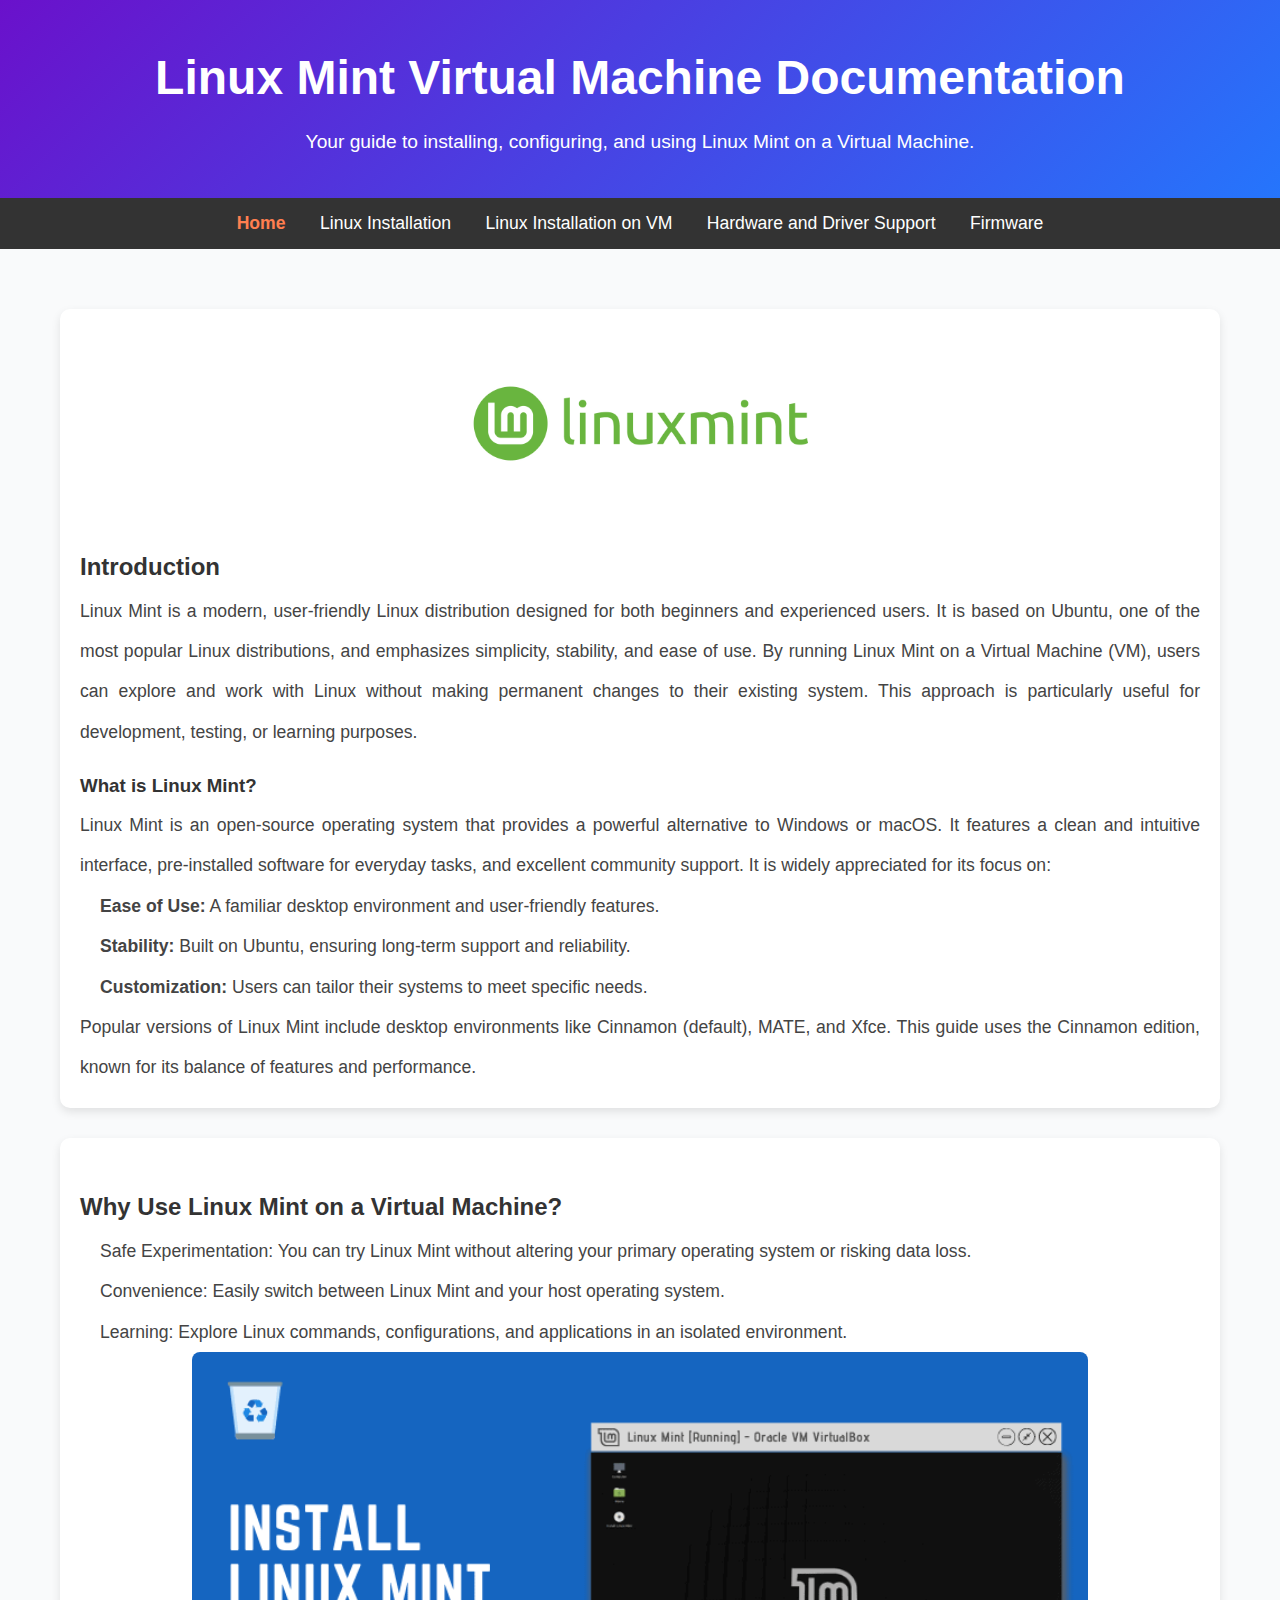
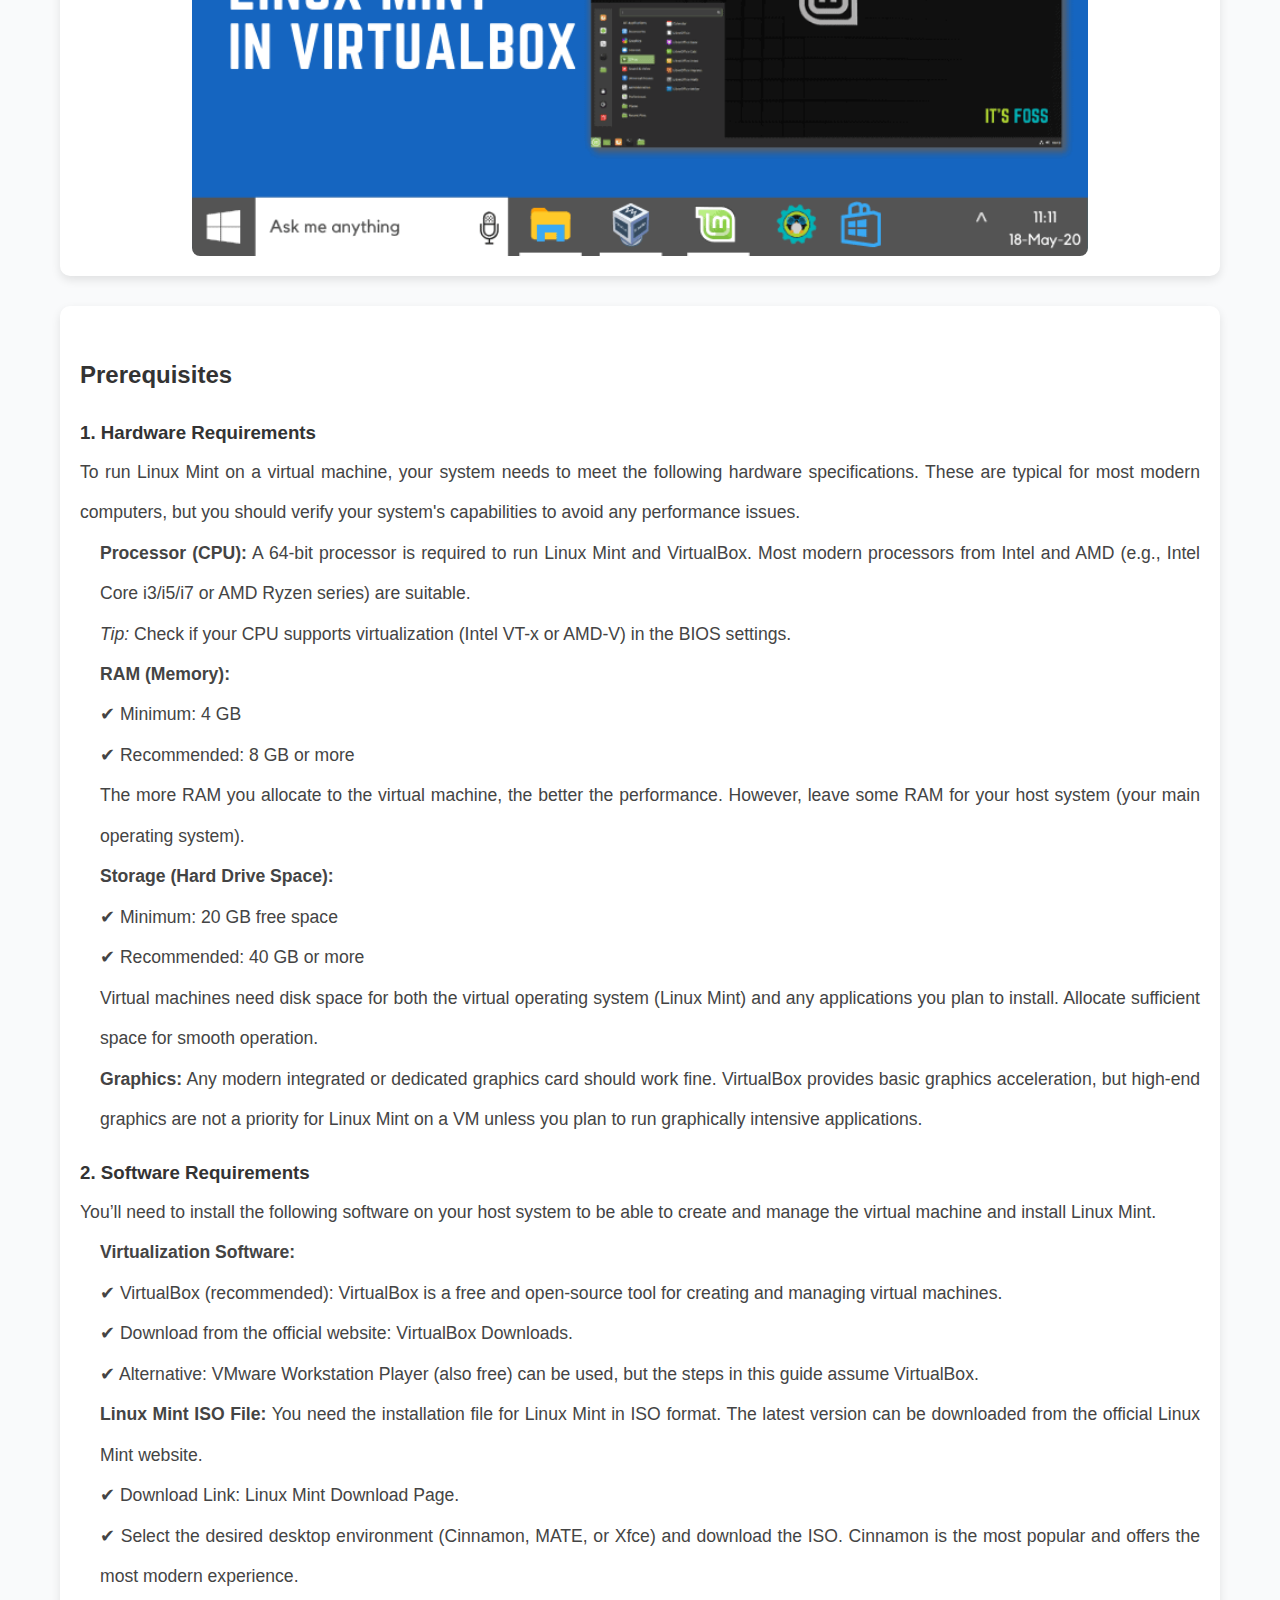
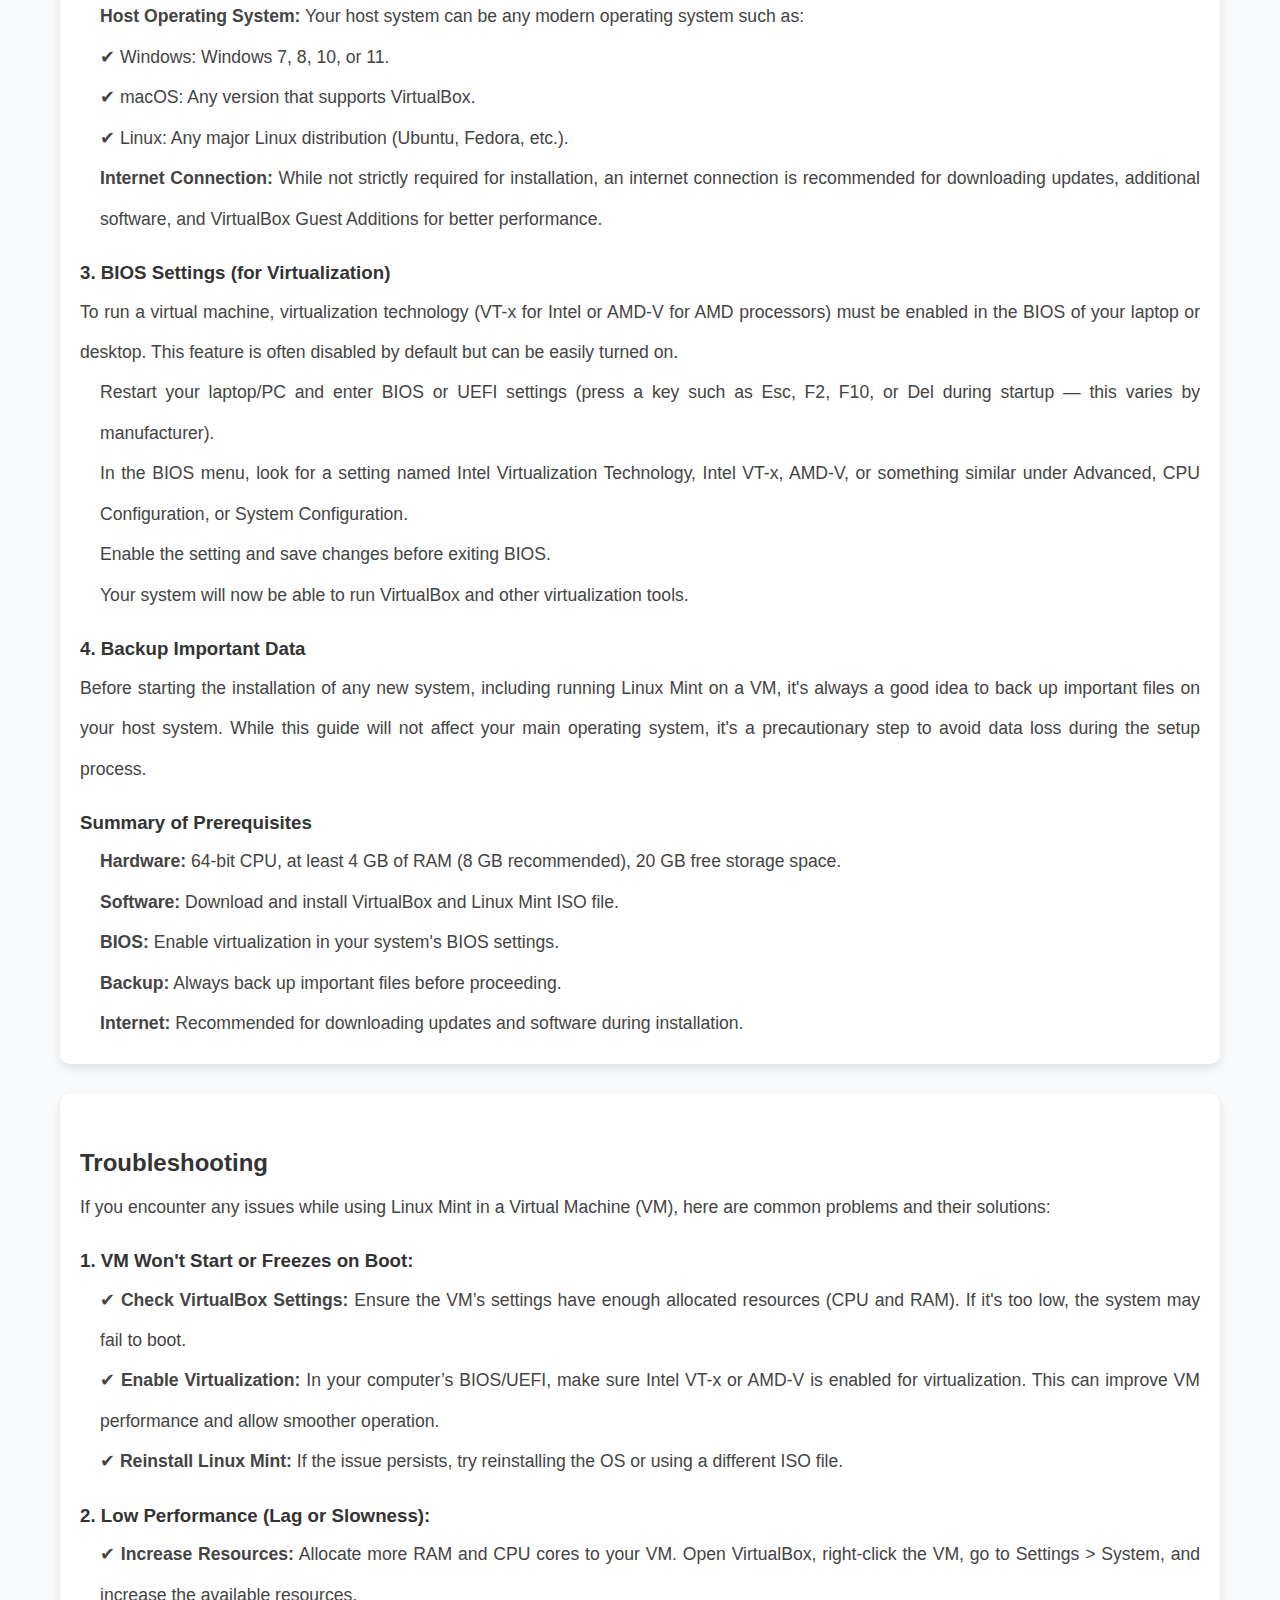
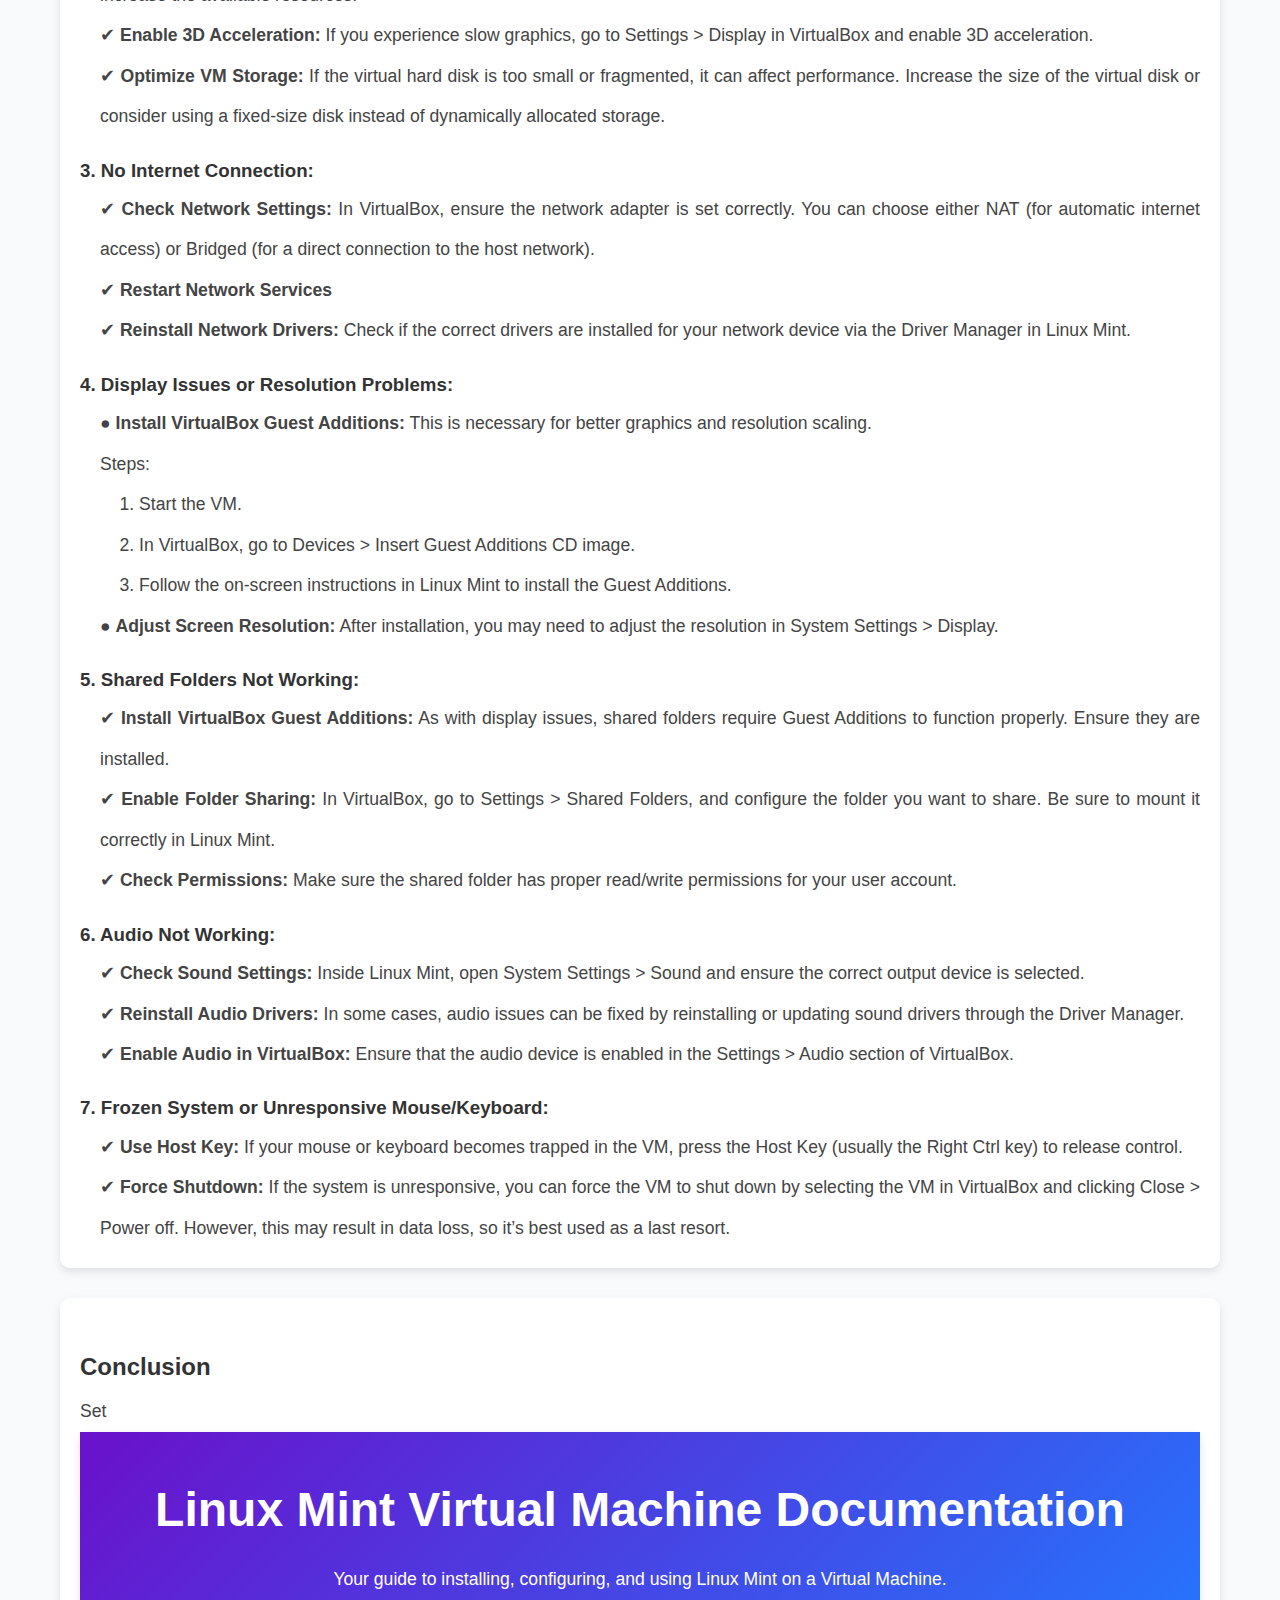
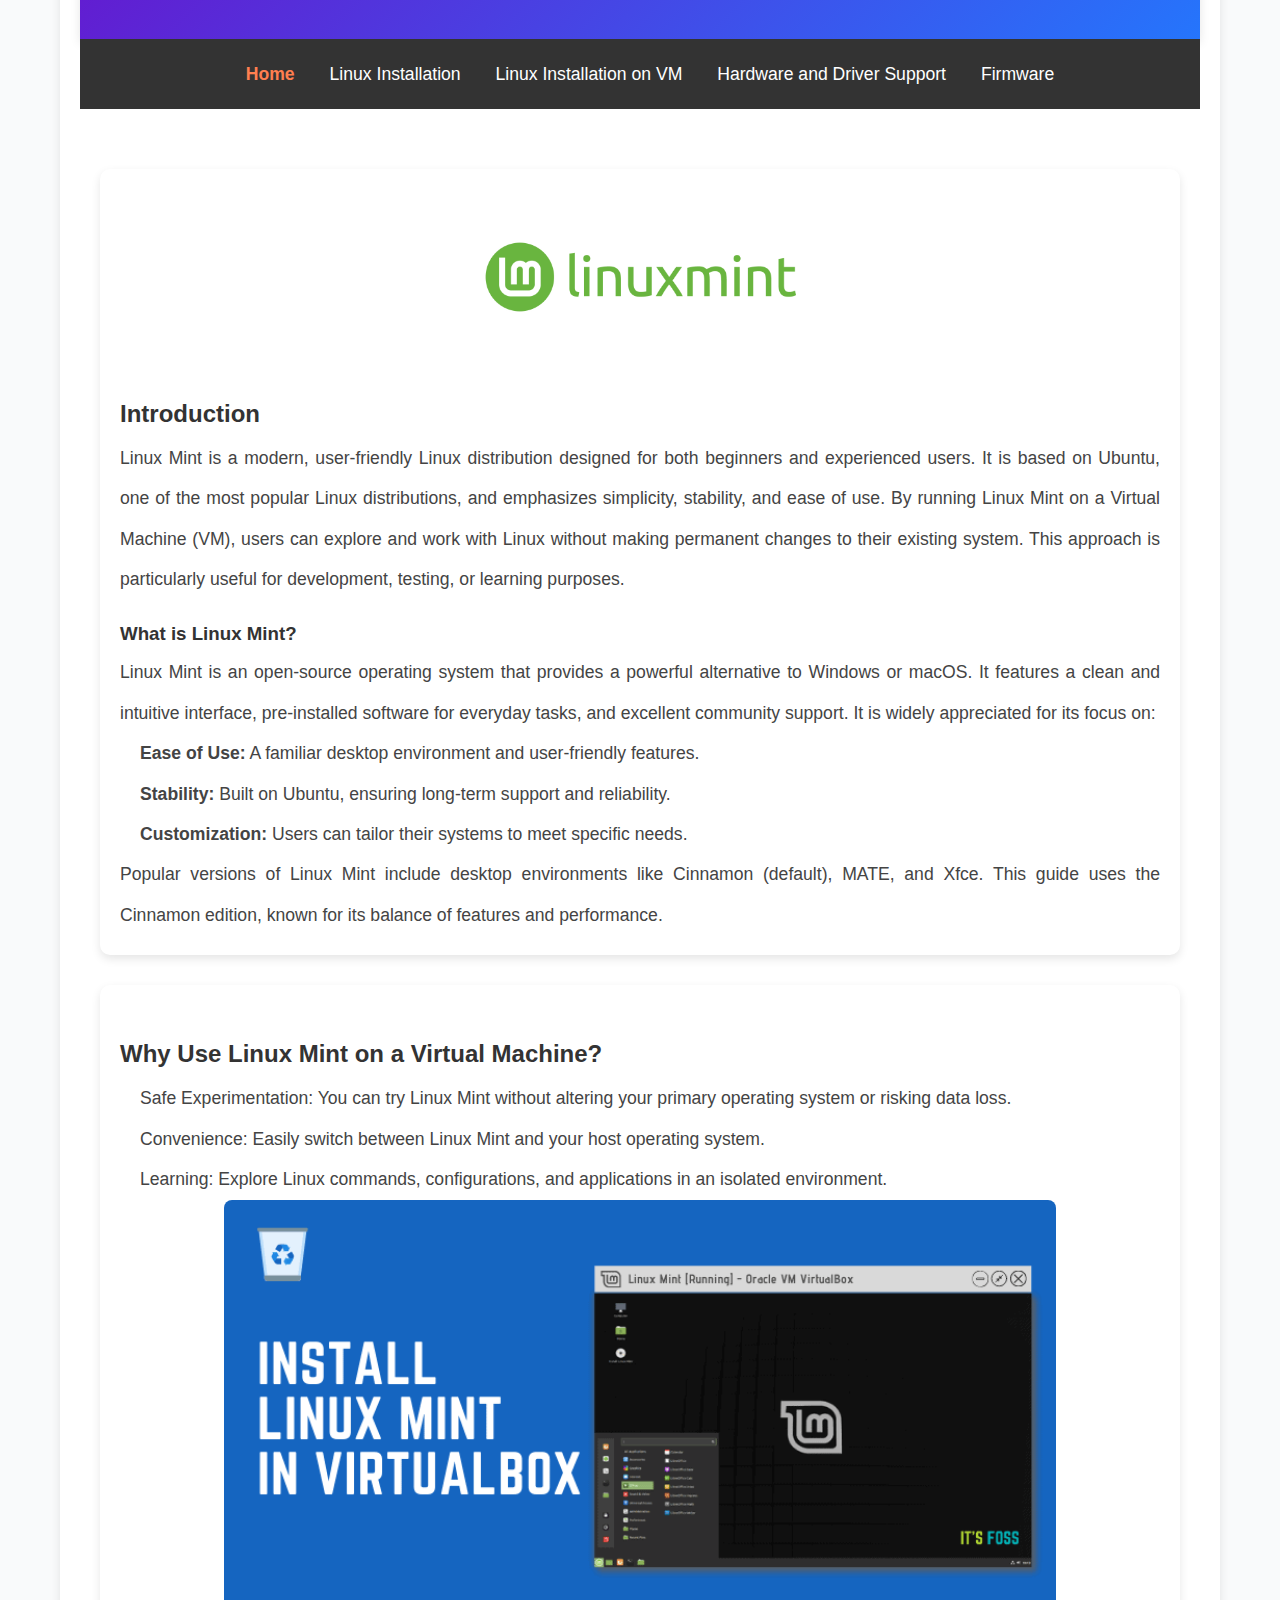
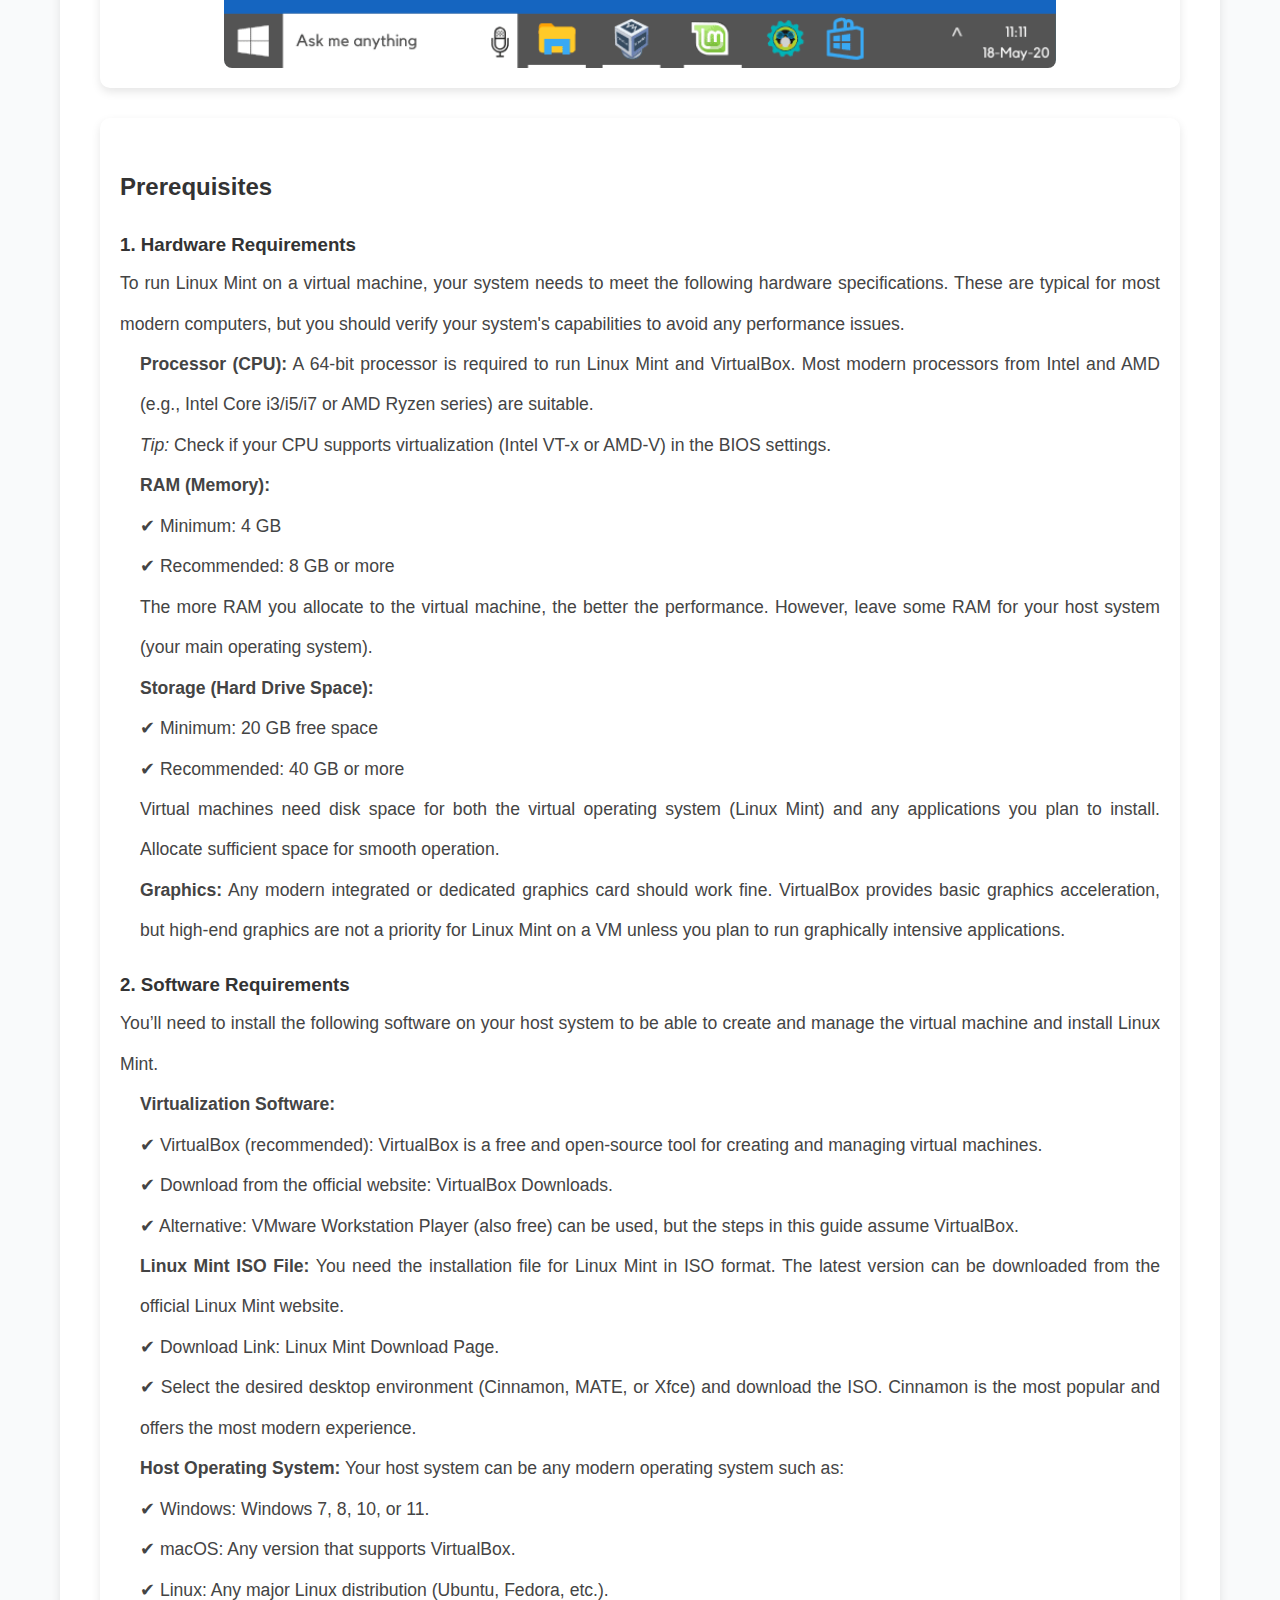
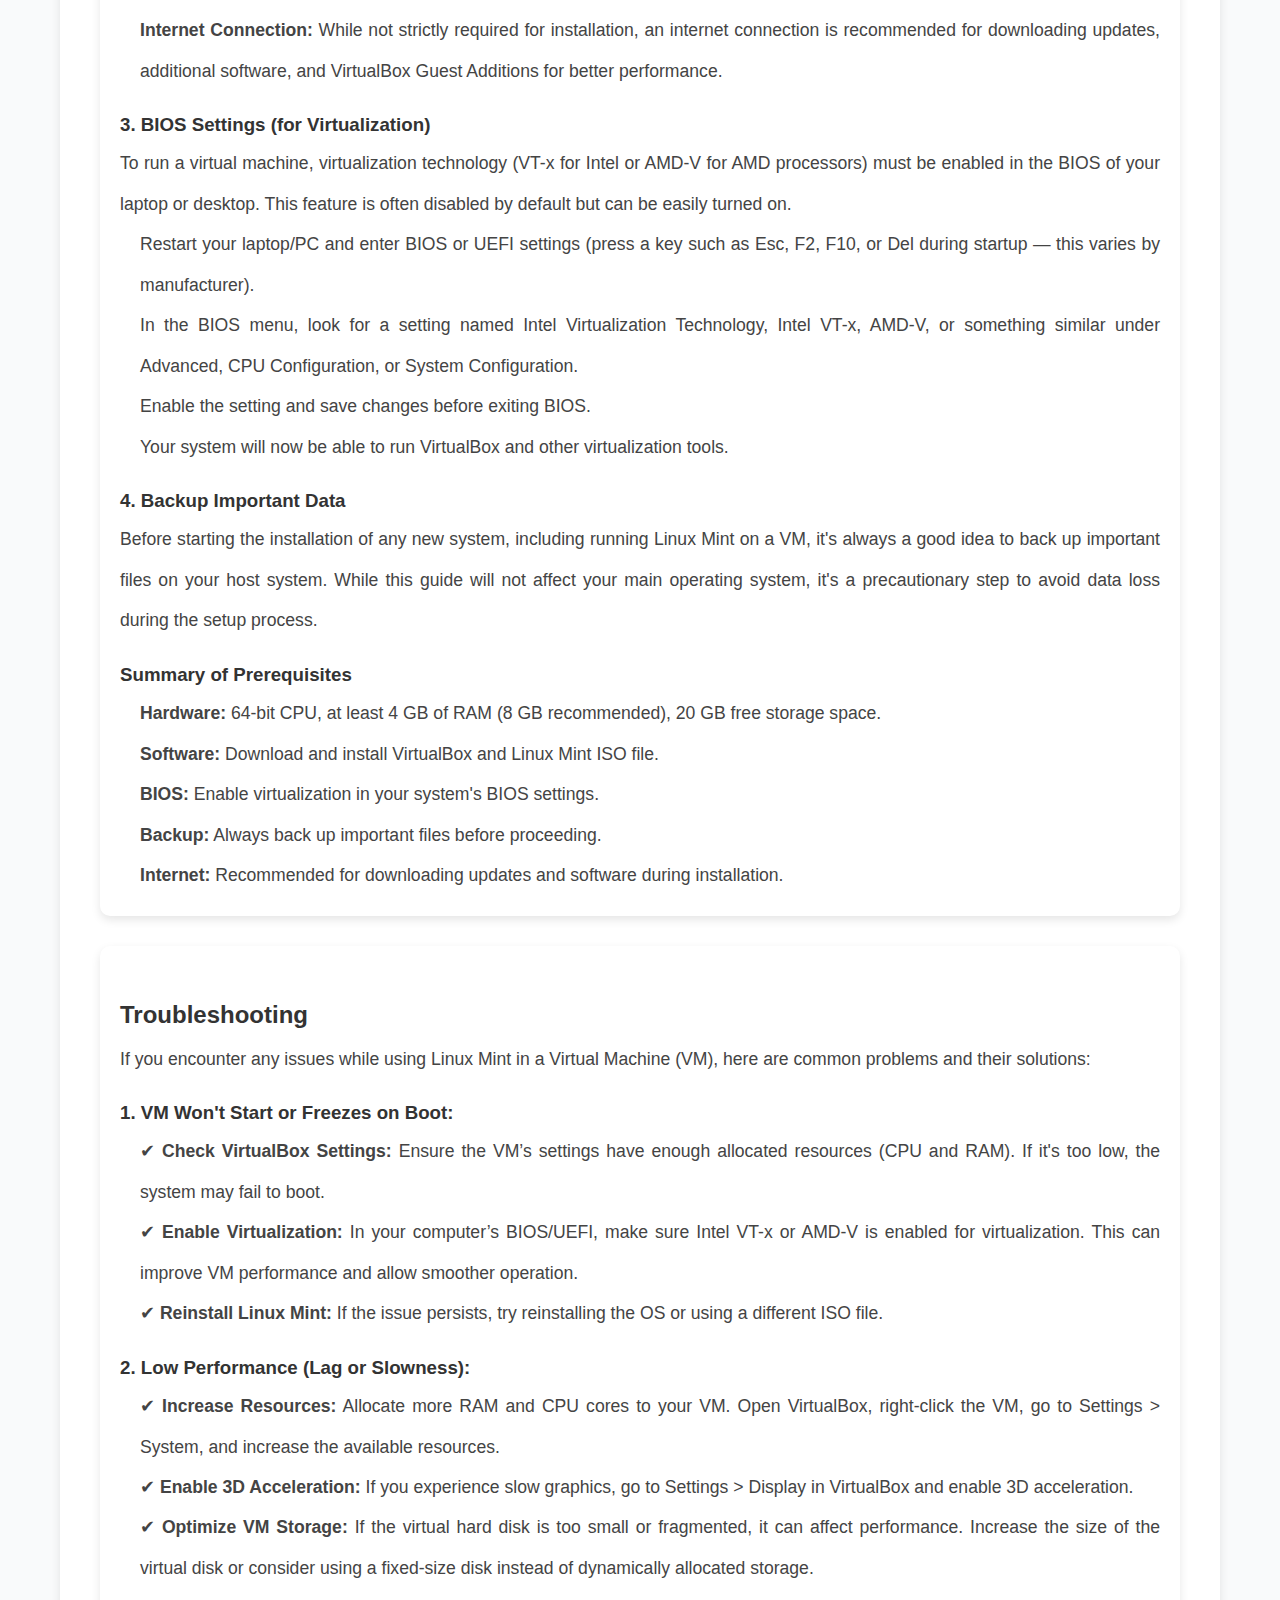
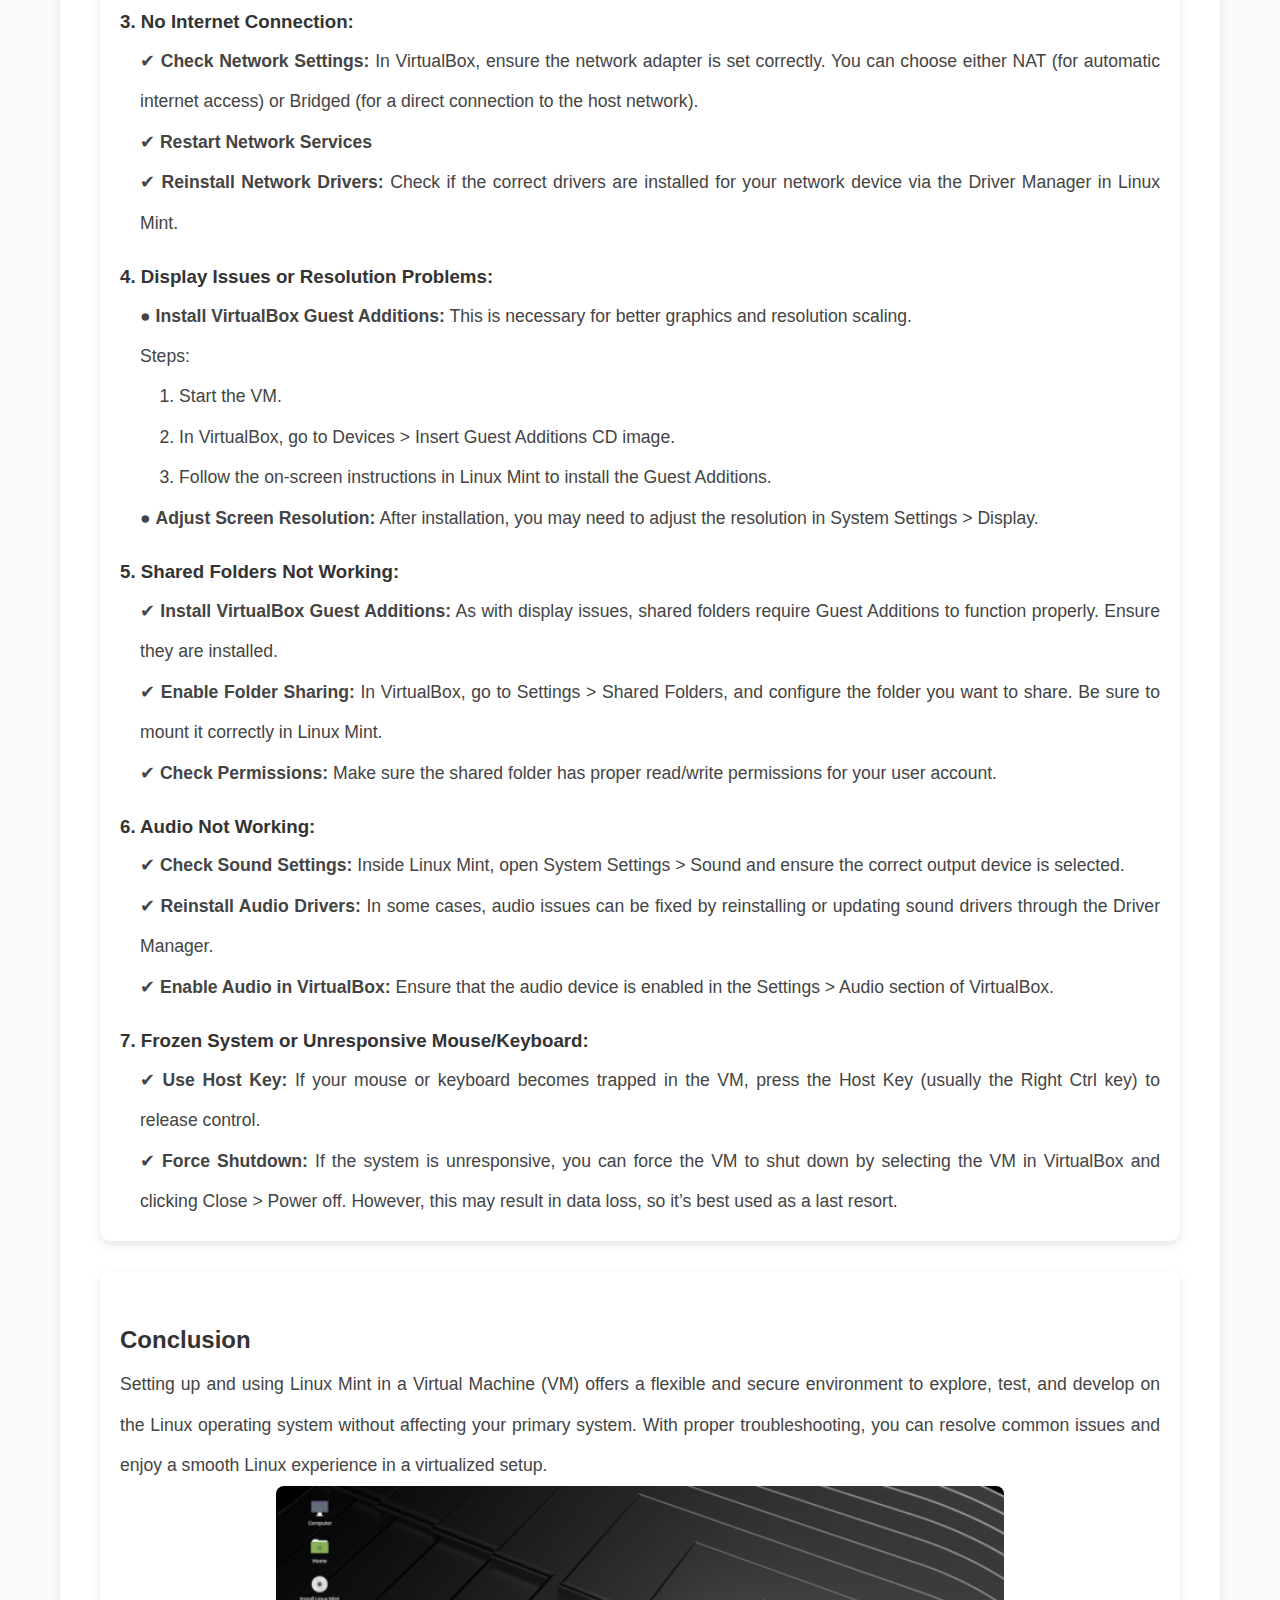
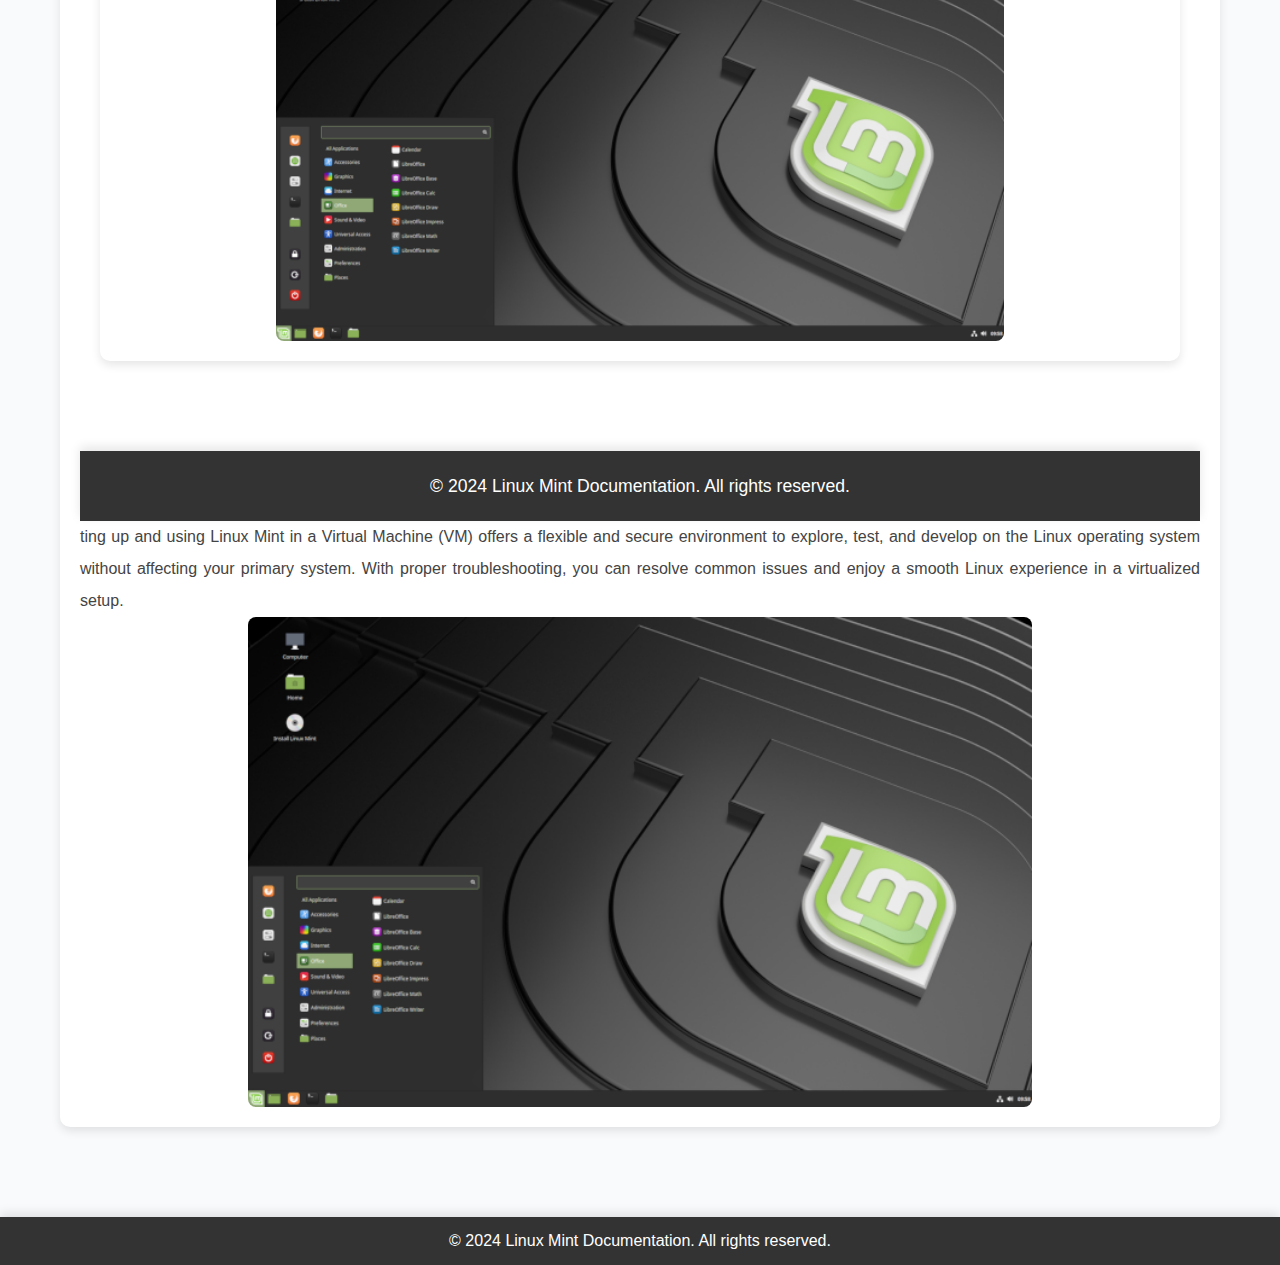
<file: index.html>
<!DOCTYPE html>
<html lang="en">

<head>
    <meta charset="UTF-8">
    <meta name="viewport" content="width=device-width, initial-scale=1.0">
    <title>Linux Mint Documentation</title>
    <link rel="stylesheet" href="assets/css/style.css">
    <style>
        nav ul li a.active {
            color: #ff7f50 !important;
            font-weight: bold !important;
        }
    </style>
</head>

<body>
    <header>
        <h1>Linux Mint Virtual Machine Documentation</h1>
        <p>Your guide to installing, configuring, and using Linux Mint on a Virtual Machine.</p>
    </header>

    <nav>
        <ul>
            <li><a href="index.html" class="active">Home</a></li>
            <li><a href="linux-installation.html">Linux Installation</a></li>
            <li><a href="vm-installation.html">Linux Installation on VM</a></li>
            <li><a href="hardware-support.html">Hardware and Driver Support</a></li>
            <li><a href="firmware.html">Firmware</a></li>
        </ul>
    </nav>

    <main>
        <div class="card">
            <img src="assets/img/Linux-Mint-logo.png" width="30%" style="margin: auto;" alt="Linux Mint Logo">
            <h2>Introduction</h2>
            <p>Linux Mint is a modern, user-friendly Linux distribution designed for both beginners and experienced
                users. It is based on Ubuntu, one of the most popular Linux distributions, and emphasizes simplicity,
                stability, and ease of use. By running Linux Mint on a Virtual Machine (VM), users can explore and work
                with Linux without making permanent changes to their existing system. This approach is particularly
                useful for development, testing, or learning purposes.</p>
            <h3>What is Linux Mint?</h3>
            <p>Linux Mint is an open-source operating system that provides a powerful alternative to Windows or macOS.
                It features a clean and intuitive interface, pre-installed software for everyday tasks, and excellent
                community support. It is widely appreciated for its focus on:</p>
            <ul>
                <li><strong>Ease of Use:</strong> A familiar desktop environment and user-friendly features.</li>
                <li><strong>Stability:</strong> Built on Ubuntu, ensuring long-term support and reliability.</li>
                <li><strong>Customization:</strong> Users can tailor their systems to meet specific needs.</li>
            </ul>
            <p>Popular versions of Linux Mint include desktop environments like Cinnamon (default), MATE, and Xfce. This
                guide uses the Cinnamon edition, known for its balance of features and performance.</p>
        </div>

        <div class="card">
            <h2>Why Use Linux Mint on a Virtual Machine?</h2>
            <ul>
                <li>Safe Experimentation: You can try Linux Mint without altering your primary operating system or
                    risking data loss.</li>
                <li>Convenience: Easily switch between Linux Mint and your host operating system.</li>
                <li>Learning: Explore Linux commands, configurations, and applications in an isolated environment.</li>
            </ul>
            <img src="assets/img/install-linux-mint-in-virtualbox.webp" width="80%" style="margin: auto;"
                alt="image of VirtualBox running Linux Mint">
        </div>

        <div class="card">
            <h2>Prerequisites</h2>
            <h3>1. Hardware Requirements</h3>
            <p>To run Linux Mint on a virtual machine, your system needs to meet the following hardware specifications.
                These are typical for most modern computers, but you should verify your system's capabilities to avoid
                any performance issues.</p>
            <ul>
                <li><strong>Processor (CPU):</strong> A 64-bit processor is required to run Linux Mint and VirtualBox.
                    Most modern processors from Intel and AMD (e.g., Intel Core i3/i5/i7 or AMD Ryzen series) are
                    suitable.<br>
                    <em>Tip:</em> Check if your CPU supports virtualization (Intel VT-x or AMD-V) in the BIOS settings.
                </li>
                <li><strong>RAM (Memory):</strong><br>
                    ✔ Minimum: 4 GB<br>
                    ✔ Recommended: 8 GB or more<br>
                    The more RAM you allocate to the virtual machine, the better the performance. However, leave some
                    RAM for your host system (your main operating system).</li>
                <li><strong>Storage (Hard Drive Space):</strong><br>
                    ✔ Minimum: 20 GB free space<br>
                    ✔ Recommended: 40 GB or more<br>
                    Virtual machines need disk space for both the virtual operating system (Linux Mint) and any
                    applications you plan to install. Allocate sufficient space for smooth operation.</li>
                <li><strong>Graphics:</strong> Any modern integrated or dedicated graphics card should work fine.
                    VirtualBox provides basic graphics acceleration, but high-end graphics are not a priority for Linux
                    Mint on a VM unless you plan to run graphically intensive applications.</li>
            </ul>

            <h3>2. Software Requirements</h3>
            <p>You’ll need to install the following software on your host system to be able to create and manage the
                virtual machine and install Linux Mint.</p>
            <ul>
                <li><strong>Virtualization Software:</strong><br>
                    ✔ VirtualBox (recommended): VirtualBox is a free and open-source tool for creating and managing
                    virtual machines.<br>
                    ✔ Download from the official website: VirtualBox Downloads.<br>
                    ✔ Alternative: VMware Workstation Player (also free) can be used, but the steps in this guide assume
                    VirtualBox.</li>
                <li><strong>Linux Mint ISO File:</strong> You need the installation file for Linux Mint in ISO format.
                    The latest version can be downloaded from the official Linux Mint website.<br>
                    ✔ Download Link: Linux Mint Download Page.<br>
                    ✔ Select the desired desktop environment (Cinnamon, MATE, or Xfce) and download the ISO. Cinnamon is
                    the most popular and offers the most modern experience.</li>
                <li><strong>Host Operating System:</strong> Your host system can be any modern operating system such
                    as:<br>
                    ✔ Windows: Windows 7, 8, 10, or 11.<br>
                    ✔ macOS: Any version that supports VirtualBox.<br>
                    ✔ Linux: Any major Linux distribution (Ubuntu, Fedora, etc.).</li>
                <li><strong>Internet Connection:</strong> While not strictly required for installation, an internet
                    connection is recommended for downloading updates, additional software, and VirtualBox Guest
                    Additions for better performance.</li>
            </ul>

            <h3>3. BIOS Settings (for Virtualization)</h3>
            <p>To run a virtual machine, virtualization technology (VT-x for Intel or AMD-V for AMD processors) must be
                enabled in the BIOS of your laptop or desktop. This feature is often disabled by default but can be
                easily turned on.</p>
            <ol>
                <li>Restart your laptop/PC and enter BIOS or UEFI settings (press a key such as Esc, F2, F10, or Del
                    during startup — this varies by manufacturer).</li>
                <li>In the BIOS menu, look for a setting named Intel Virtualization Technology, Intel VT-x, AMD-V, or
                    something similar under Advanced, CPU Configuration, or System Configuration.</li>
                <li>Enable the setting and save changes before exiting BIOS.</li>
                <li>Your system will now be able to run VirtualBox and other virtualization tools.</li>
            </ol>

            <h3>4. Backup Important Data</h3>
            <p>Before starting the installation of any new system, including running Linux Mint on a VM, it's always a
                good idea to back up important files on your host system. While this guide will not affect your main
                operating system, it's a precautionary step to avoid data loss during the setup process.</p>

            <h3>Summary of Prerequisites</h3>
            <ul>
                <li><strong>Hardware:</strong> 64-bit CPU, at least 4 GB of RAM (8 GB recommended), 20 GB free storage
                    space.</li>
                <li><strong>Software:</strong> Download and install VirtualBox and Linux Mint ISO file.</li>
                <li><strong>BIOS:</strong> Enable virtualization in your system's BIOS settings.</li>
                <li><strong>Backup:</strong> Always back up important files before proceeding.</li>
                <li><strong>Internet:</strong> Recommended for downloading updates and software during installation.
                </li>
            </ul>
        </div>

        <div class="card">
            <h2>Troubleshooting</h2>
            <p>If you encounter any issues while using Linux Mint in a Virtual Machine (VM), here are common problems
                and their solutions:</p>
            <h3>1. VM Won't Start or Freezes on Boot:</h3>
            <ul>
                <li>✔ <strong>Check VirtualBox Settings:</strong> Ensure the VM’s settings have enough allocated
                    resources (CPU and RAM). If it's too low, the system may fail to boot.</li>
                <li>✔ <strong>Enable Virtualization:</strong> In your computer’s BIOS/UEFI, make sure Intel VT-x or
                    AMD-V is enabled for virtualization. This can improve VM performance and allow smoother operation.
                </li>
                <li>✔ <strong>Reinstall Linux Mint:</strong> If the issue persists, try reinstalling the OS or using a
                    different ISO file.</li>
            </ul>

            <h3>2. Low Performance (Lag or Slowness):</h3>
            <ul>
                <li>✔ <strong>Increase Resources:</strong> Allocate more RAM and CPU cores to your VM. Open VirtualBox,
                    right-click the VM, go to Settings > System, and increase the available resources.</li>
                <li>✔ <strong>Enable 3D Acceleration:</strong> If you experience slow graphics, go to Settings > Display
                    in VirtualBox and enable 3D acceleration.</li>
                <li>✔ <strong>Optimize VM Storage:</strong> If the virtual hard disk is too small or fragmented, it can
                    affect performance. Increase the size of the virtual disk or consider using a fixed-size disk
                    instead of dynamically allocated storage.</li>
            </ul>

            <h3>3. No Internet Connection:</h3>
            <ul>
                <li>✔ <strong>Check Network Settings:</strong> In VirtualBox, ensure the network adapter is set
                    correctly. You can choose either NAT (for automatic internet access) or Bridged (for a direct
                    connection to the host network).</li>
                <li>✔ <strong>Restart Network Services</strong></li>
                <li>✔ <strong>Reinstall Network Drivers:</strong> Check if the correct drivers are installed for your
                    network device via the Driver Manager in Linux Mint.</li>
            </ul>

            <h3>4. Display Issues or Resolution Problems:</h3>
            <ul>
                <li>● <strong>Install VirtualBox Guest Additions:</strong> This is necessary for better graphics and
                    resolution scaling.<br>
                    Steps:<br>
                    &nbsp;&nbsp;&nbsp;&nbsp;1. Start the VM.<br>
                    &nbsp;&nbsp;&nbsp;&nbsp;2. In VirtualBox, go to Devices > Insert Guest Additions CD image.<br>
                    &nbsp;&nbsp;&nbsp;&nbsp;3. Follow the on-screen instructions in Linux Mint to install the Guest
                    Additions.</li>
                <li>● <strong>Adjust Screen Resolution:</strong> After installation, you may need to adjust the
                    resolution in System Settings > Display.</li>
            </ul>

            <h3>5. Shared Folders Not Working:</h3>
            <ul>
                <li>✔ <strong>Install VirtualBox Guest Additions:</strong> As with display issues, shared folders
                    require Guest Additions to function properly. Ensure they are installed.</li>
                <li>✔ <strong>Enable Folder Sharing:</strong> In VirtualBox, go to Settings > Shared Folders, and
                    configure the folder you want to share. Be sure to mount it correctly in Linux Mint.</li>
                <li>✔ <strong>Check Permissions:</strong> Make sure the shared folder has proper read/write permissions
                    for your user account.</li>
            </ul>

            <h3>6. Audio Not Working:</h3>
            <ul>
                <li>✔ <strong>Check Sound Settings:</strong> Inside Linux Mint, open System Settings > Sound and ensure
                    the correct output device is selected.</li>
                <li>✔ <strong>Reinstall Audio Drivers:</strong> In some cases, audio issues can be fixed by reinstalling
                    or updating sound drivers through the Driver Manager.</li>
                <li>✔ <strong>Enable Audio in VirtualBox:</strong> Ensure that the audio device is enabled in the
                    Settings > Audio section of VirtualBox.</li>
            </ul>

            <h3>7. Frozen System or Unresponsive Mouse/Keyboard:</h3>
            <ul>
                <li>✔ <strong>Use Host Key:</strong> If your mouse or keyboard becomes trapped in the VM, press the Host
                    Key (usually the Right Ctrl key) to release control.</li>
                <li>✔ <strong>Force Shutdown:</strong> If the system is unresponsive, you can force the VM to shut down
                    by selecting the VM in VirtualBox and clicking Close > Power off. However, this may result in data
                    loss, so it’s best used as a last resort.</li>
            </ul>
        </div>

        <div class="card">
            <h2>Conclusion</h2>
            <p>Set<!DOCTYPE html>
                <html lang="en">
                
                <head>
                    <meta charset="UTF-8">
                    <meta name="viewport" content="width=device-width, initial-scale=1.0">
                    <title>Linux Mint Documentation</title>
                    <link rel="stylesheet" href="assets/css/style.css">
                    <style>
                        nav ul li a.active {
                            color: #ff7f50 !important;
                            font-weight: bold !important;
                        }
                    </style>
                </head>
                
                <body>
                    <header>
                        <h1>Linux Mint Virtual Machine Documentation</h1>
                        <p>Your guide to installing, configuring, and using Linux Mint on a Virtual Machine.</p>
                    </header>
                
                    <nav>
                        <ul>
                            <li><a href="index.html" class="active">Home</a></li>
                            <li><a href="linux-installation.html">Linux Installation</a></li>
                            <li><a href="vm-installation.html">Linux Installation on VM</a></li>
                            <li><a href="hardware-support.html">Hardware and Driver Support</a></li>
                            <li><a href="firmware.html">Firmware</a></li>
                        </ul>
                    </nav>
                
                    <main>
                        <div class="card">
                            <img src="assets/img/Linux-Mint-logo.png" width="30%" style="margin: auto;" alt="Linux Mint Logo">
                            <h2>Introduction</h2>
                            <p>Linux Mint is a modern, user-friendly Linux distribution designed for both beginners and experienced
                                users. It is based on Ubuntu, one of the most popular Linux distributions, and emphasizes simplicity,
                                stability, and ease of use. By running Linux Mint on a Virtual Machine (VM), users can explore and work
                                with Linux without making permanent changes to their existing system. This approach is particularly
                                useful for development, testing, or learning purposes.</p>
                            <h3>What is Linux Mint?</h3>
                            <p>Linux Mint is an open-source operating system that provides a powerful alternative to Windows or macOS.
                                It features a clean and intuitive interface, pre-installed software for everyday tasks, and excellent
                                community support. It is widely appreciated for its focus on:</p>
                            <ul>
                                <li><strong>Ease of Use:</strong> A familiar desktop environment and user-friendly features.</li>
                                <li><strong>Stability:</strong> Built on Ubuntu, ensuring long-term support and reliability.</li>
                                <li><strong>Customization:</strong> Users can tailor their systems to meet specific needs.</li>
                            </ul>
                            <p>Popular versions of Linux Mint include desktop environments like Cinnamon (default), MATE, and Xfce. This
                                guide uses the Cinnamon edition, known for its balance of features and performance.</p>
                        </div>
                
                        <div class="card">
                            <h2>Why Use Linux Mint on a Virtual Machine?</h2>
                            <ul>
                                <li>Safe Experimentation: You can try Linux Mint without altering your primary operating system or
                                    risking data loss.</li>
                                <li>Convenience: Easily switch between Linux Mint and your host operating system.</li>
                                <li>Learning: Explore Linux commands, configurations, and applications in an isolated environment.</li>
                            </ul>
                            <img src="assets/img/install-linux-mint-in-virtualbox.webp" width="80%" style="margin: auto;"
                                alt="image of VirtualBox running Linux Mint">
                        </div>
                
                        <div class="card">
                            <h2>Prerequisites</h2>
                            <h3>1. Hardware Requirements</h3>
                            <p>To run Linux Mint on a virtual machine, your system needs to meet the following hardware specifications.
                                These are typical for most modern computers, but you should verify your system's capabilities to avoid
                                any performance issues.</p>
                            <ul>
                                <li><strong>Processor (CPU):</strong> A 64-bit processor is required to run Linux Mint and VirtualBox.
                                    Most modern processors from Intel and AMD (e.g., Intel Core i3/i5/i7 or AMD Ryzen series) are
                                    suitable.<br>
                                    <em>Tip:</em> Check if your CPU supports virtualization (Intel VT-x or AMD-V) in the BIOS settings.
                                </li>
                                <li><strong>RAM (Memory):</strong><br>
                                    ✔ Minimum: 4 GB<br>
                                    ✔ Recommended: 8 GB or more<br>
                                    The more RAM you allocate to the virtual machine, the better the performance. However, leave some
                                    RAM for your host system (your main operating system).</li>
                                <li><strong>Storage (Hard Drive Space):</strong><br>
                                    ✔ Minimum: 20 GB free space<br>
                                    ✔ Recommended: 40 GB or more<br>
                                    Virtual machines need disk space for both the virtual operating system (Linux Mint) and any
                                    applications you plan to install. Allocate sufficient space for smooth operation.</li>
                                <li><strong>Graphics:</strong> Any modern integrated or dedicated graphics card should work fine.
                                    VirtualBox provides basic graphics acceleration, but high-end graphics are not a priority for Linux
                                    Mint on a VM unless you plan to run graphically intensive applications.</li>
                            </ul>
                
                            <h3>2. Software Requirements</h3>
                            <p>You’ll need to install the following software on your host system to be able to create and manage the
                                virtual machine and install Linux Mint.</p>
                            <ul>
                                <li><strong>Virtualization Software:</strong><br>
                                    ✔ VirtualBox (recommended): VirtualBox is a free and open-source tool for creating and managing
                                    virtual machines.<br>
                                    ✔ Download from the official website: VirtualBox Downloads.<br>
                                    ✔ Alternative: VMware Workstation Player (also free) can be used, but the steps in this guide assume
                                    VirtualBox.</li>
                                <li><strong>Linux Mint ISO File:</strong> You need the installation file for Linux Mint in ISO format.
                                    The latest version can be downloaded from the official Linux Mint website.<br>
                                    ✔ Download Link: Linux Mint Download Page.<br>
                                    ✔ Select the desired desktop environment (Cinnamon, MATE, or Xfce) and download the ISO. Cinnamon is
                                    the most popular and offers the most modern experience.</li>
                                <li><strong>Host Operating System:</strong> Your host system can be any modern operating system such
                                    as:<br>
                                    ✔ Windows: Windows 7, 8, 10, or 11.<br>
                                    ✔ macOS: Any version that supports VirtualBox.<br>
                                    ✔ Linux: Any major Linux distribution (Ubuntu, Fedora, etc.).</li>
                                <li><strong>Internet Connection:</strong> While not strictly required for installation, an internet
                                    connection is recommended for downloading updates, additional software, and VirtualBox Guest
                                    Additions for better performance.</li>
                            </ul>
                
                            <h3>3. BIOS Settings (for Virtualization)</h3>
                            <p>To run a virtual machine, virtualization technology (VT-x for Intel or AMD-V for AMD processors) must be
                                enabled in the BIOS of your laptop or desktop. This feature is often disabled by default but can be
                                easily turned on.</p>
                            <ol>
                                <li>Restart your laptop/PC and enter BIOS or UEFI settings (press a key such as Esc, F2, F10, or Del
                                    during startup — this varies by manufacturer).</li>
                                <li>In the BIOS menu, look for a setting named Intel Virtualization Technology, Intel VT-x, AMD-V, or
                                    something similar under Advanced, CPU Configuration, or System Configuration.</li>
                                <li>Enable the setting and save changes before exiting BIOS.</li>
                                <li>Your system will now be able to run VirtualBox and other virtualization tools.</li>
                            </ol>
                
                            <h3>4. Backup Important Data</h3>
                            <p>Before starting the installation of any new system, including running Linux Mint on a VM, it's always a
                                good idea to back up important files on your host system. While this guide will not affect your main
                                operating system, it's a precautionary step to avoid data loss during the setup process.</p>
                
                            <h3>Summary of Prerequisites</h3>
                            <ul>
                                <li><strong>Hardware:</strong> 64-bit CPU, at least 4 GB of RAM (8 GB recommended), 20 GB free storage
                                    space.</li>
                                <li><strong>Software:</strong> Download and install VirtualBox and Linux Mint ISO file.</li>
                                <li><strong>BIOS:</strong> Enable virtualization in your system's BIOS settings.</li>
                                <li><strong>Backup:</strong> Always back up important files before proceeding.</li>
                                <li><strong>Internet:</strong> Recommended for downloading updates and software during installation.
                                </li>
                            </ul>
                        </div>
                
                        <div class="card">
                            <h2>Troubleshooting</h2>
                            <p>If you encounter any issues while using Linux Mint in a Virtual Machine (VM), here are common problems
                                and their solutions:</p>
                            <h3>1. VM Won't Start or Freezes on Boot:</h3>
                            <ul>
                                <li>✔ <strong>Check VirtualBox Settings:</strong> Ensure the VM’s settings have enough allocated
                                    resources (CPU and RAM). If it's too low, the system may fail to boot.</li>
                                <li>✔ <strong>Enable Virtualization:</strong> In your computer’s BIOS/UEFI, make sure Intel VT-x or
                                    AMD-V is enabled for virtualization. This can improve VM performance and allow smoother operation.
                                </li>
                                <li>✔ <strong>Reinstall Linux Mint:</strong> If the issue persists, try reinstalling the OS or using a
                                    different ISO file.</li>
                            </ul>
                
                            <h3>2. Low Performance (Lag or Slowness):</h3>
                            <ul>
                                <li>✔ <strong>Increase Resources:</strong> Allocate more RAM and CPU cores to your VM. Open VirtualBox,
                                    right-click the VM, go to Settings > System, and increase the available resources.</li>
                                <li>✔ <strong>Enable 3D Acceleration:</strong> If you experience slow graphics, go to Settings > Display
                                    in VirtualBox and enable 3D acceleration.</li>
                                <li>✔ <strong>Optimize VM Storage:</strong> If the virtual hard disk is too small or fragmented, it can
                                    affect performance. Increase the size of the virtual disk or consider using a fixed-size disk
                                    instead of dynamically allocated storage.</li>
                            </ul>
                
                            <h3>3. No Internet Connection:</h3>
                            <ul>
                                <li>✔ <strong>Check Network Settings:</strong> In VirtualBox, ensure the network adapter is set
                                    correctly. You can choose either NAT (for automatic internet access) or Bridged (for a direct
                                    connection to the host network).</li>
                                <li>✔ <strong>Restart Network Services</strong></li>
                                <li>✔ <strong>Reinstall Network Drivers:</strong> Check if the correct drivers are installed for your
                                    network device via the Driver Manager in Linux Mint.</li>
                            </ul>
                
                            <h3>4. Display Issues or Resolution Problems:</h3>
                            <ul>
                                <li>● <strong>Install VirtualBox Guest Additions:</strong> This is necessary for better graphics and
                                    resolution scaling.<br>
                                    Steps:<br>
                                    &nbsp;&nbsp;&nbsp;&nbsp;1. Start the VM.<br>
                                    &nbsp;&nbsp;&nbsp;&nbsp;2. In VirtualBox, go to Devices > Insert Guest Additions CD image.<br>
                                    &nbsp;&nbsp;&nbsp;&nbsp;3. Follow the on-screen instructions in Linux Mint to install the Guest
                                    Additions.</li>
                                <li>● <strong>Adjust Screen Resolution:</strong> After installation, you may need to adjust the
                                    resolution in System Settings > Display.</li>
                            </ul>
                
                            <h3>5. Shared Folders Not Working:</h3>
                            <ul>
                                <li>✔ <strong>Install VirtualBox Guest Additions:</strong> As with display issues, shared folders
                                    require Guest Additions to function properly. Ensure they are installed.</li>
                                <li>✔ <strong>Enable Folder Sharing:</strong> In VirtualBox, go to Settings > Shared Folders, and
                                    configure the folder you want to share. Be sure to mount it correctly in Linux Mint.</li>
                                <li>✔ <strong>Check Permissions:</strong> Make sure the shared folder has proper read/write permissions
                                    for your user account.</li>
                            </ul>
                
                            <h3>6. Audio Not Working:</h3>
                            <ul>
                                <li>✔ <strong>Check Sound Settings:</strong> Inside Linux Mint, open System Settings > Sound and ensure
                                    the correct output device is selected.</li>
                                <li>✔ <strong>Reinstall Audio Drivers:</strong> In some cases, audio issues can be fixed by reinstalling
                                    or updating sound drivers through the Driver Manager.</li>
                                <li>✔ <strong>Enable Audio in VirtualBox:</strong> Ensure that the audio device is enabled in the
                                    Settings > Audio section of VirtualBox.</li>
                            </ul>
                
                            <h3>7. Frozen System or Unresponsive Mouse/Keyboard:</h3>
                            <ul>
                                <li>✔ <strong>Use Host Key:</strong> If your mouse or keyboard becomes trapped in the VM, press the Host
                                    Key (usually the Right Ctrl key) to release control.</li>
                                <li>✔ <strong>Force Shutdown:</strong> If the system is unresponsive, you can force the VM to shut down
                                    by selecting the VM in VirtualBox and clicking Close > Power off. However, this may result in data
                                    loss, so it’s best used as a last resort.</li>
                            </ul>
                        </div>
                
                        <div class="card">
                            <h2>Conclusion</h2>
                            <p>Setting up and using Linux Mint in a Virtual Machine (VM) offers a flexible and secure environment to
                                explore, test, and develop on the Linux operating system without affecting your primary system. With
                                proper troubleshooting, you can resolve common issues and enjoy a smooth Linux experience in a
                                virtualized setup.</p>
                            <img src="assets/img/linux-installed.png" width="70%" style="margin: auto;"
                                alt="image of VirtualBox running Linux Mint">
                        </div>
                    </main>
                
                    <footer>
                        <p>&copy; 2024 Linux Mint Documentation. All rights reserved.</p>
                    </footer>
                </body>
                
                </html>ting up and using Linux Mint in a Virtual Machine (VM) offers a flexible and secure environment to
                explore, test, and develop on the Linux operating system without affecting your primary system. With
                proper troubleshooting, you can resolve common issues and enjoy a smooth Linux experience in a
                virtualized setup.</p>
            <img src="assets/img/linux-installed.png" width="70%" style="margin: auto;"
                alt="image of VirtualBox running Linux Mint">
        </div>
    </main>

    <footer>
        <p>&copy; 2024 Linux Mint Documentation. All rights reserved.</p>
    </footer>
</body>

</html>
</file>
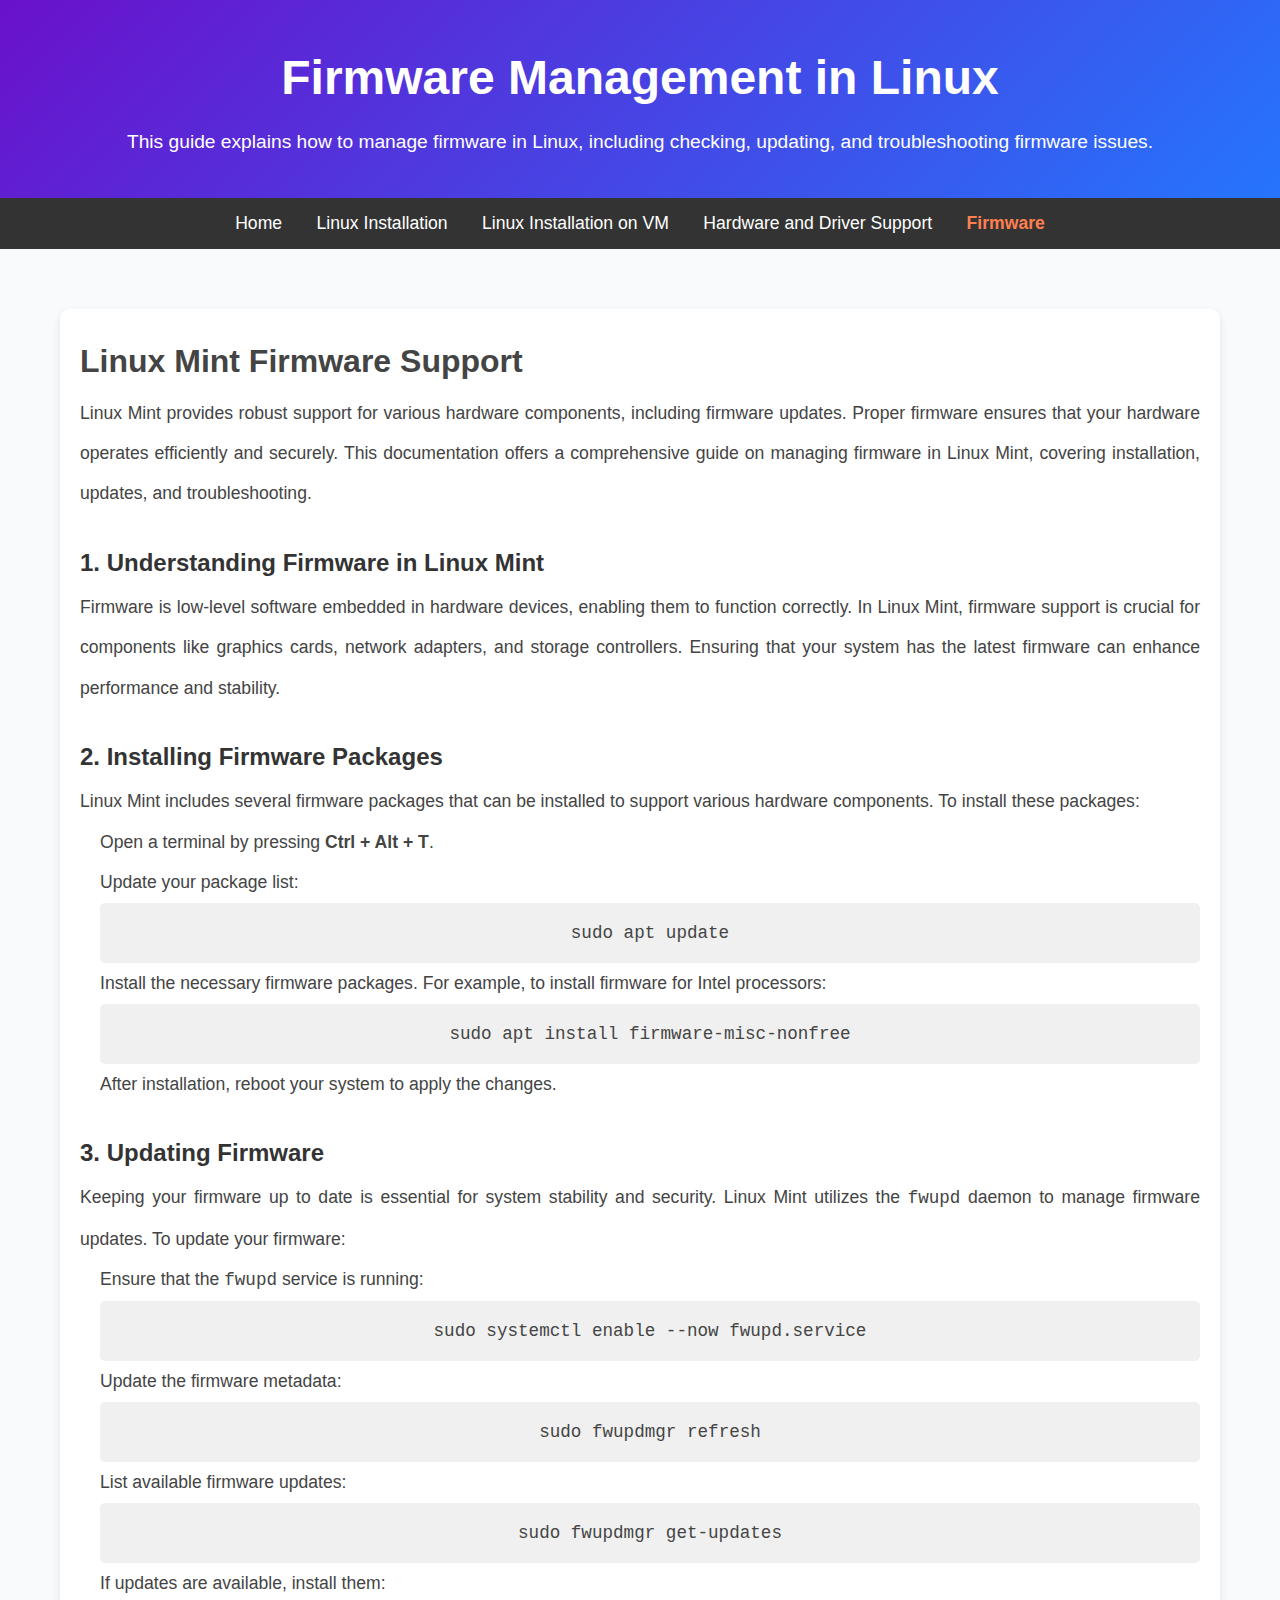
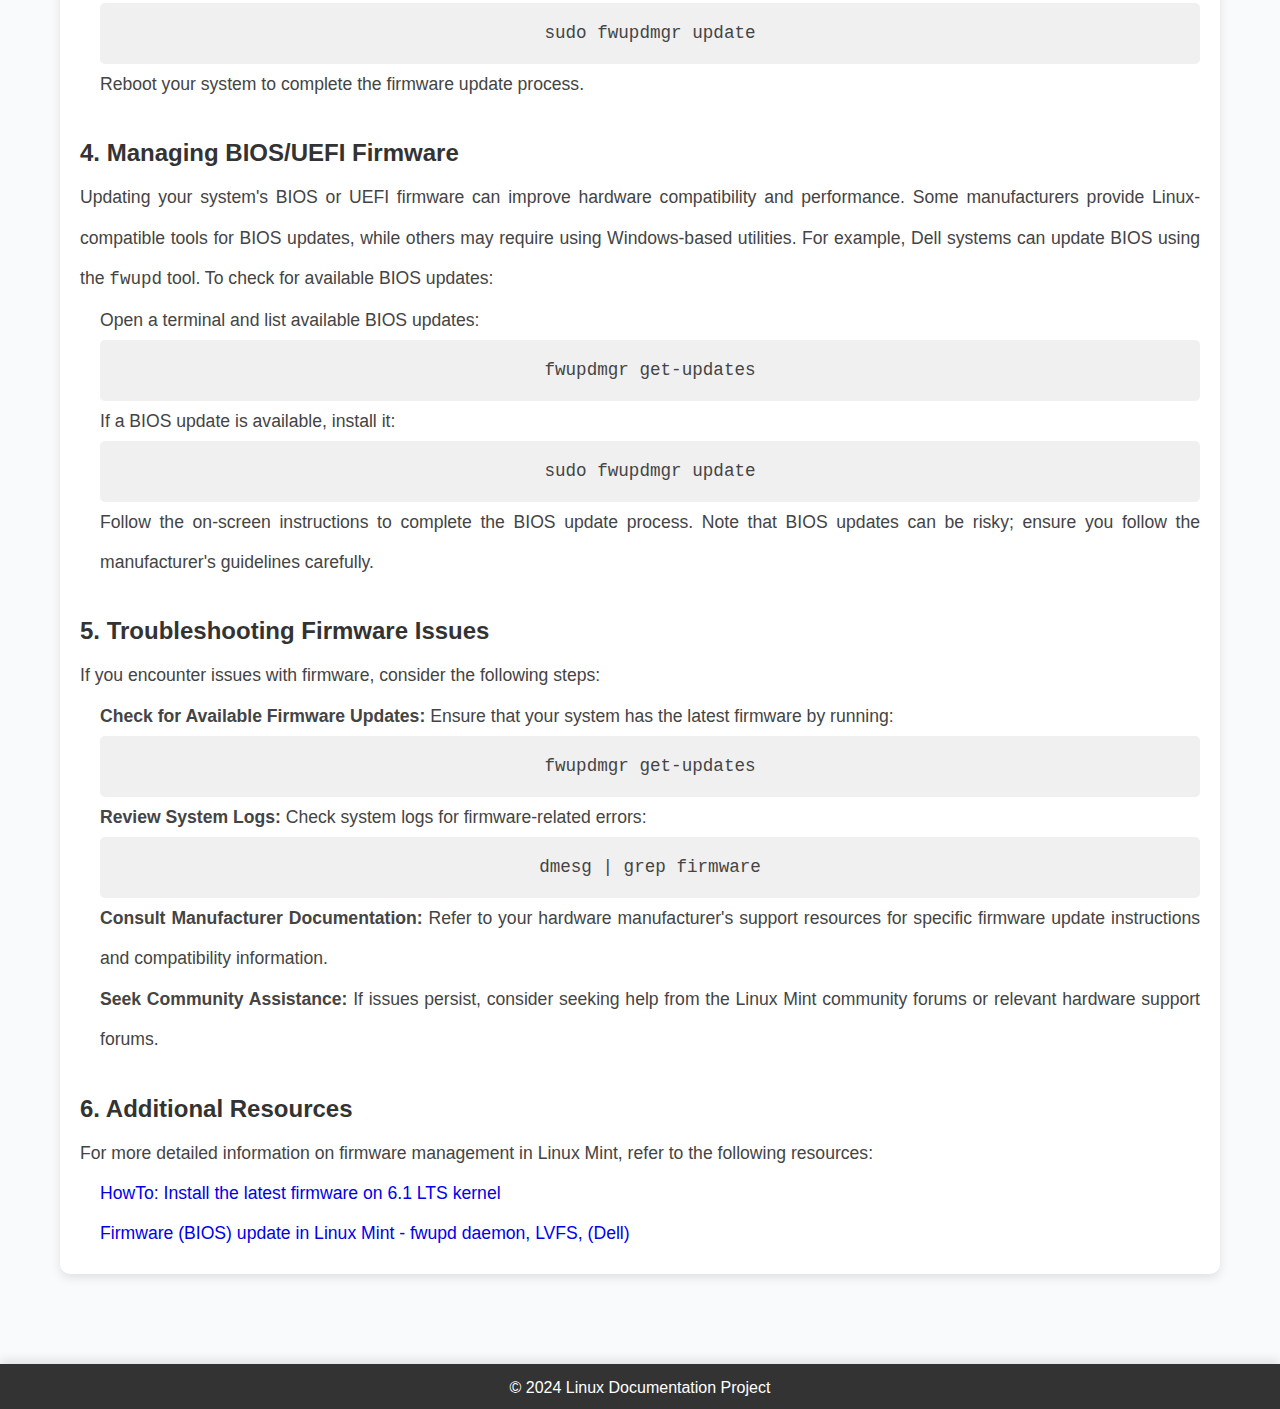
<file: firmware.html>
<!DOCTYPE html>
<html lang="en">
<head>
    <meta charset="UTF-8">
    <meta name="viewport" content="width=device-width, initial-scale=1.0">
    <title>Firmware</title>
    <link rel="stylesheet" href="assets/css/style.css">
    <style>
        nav ul li a.active {
            color: #ff7f50 !important;
            font-weight: bold !important;
        }
    </style>
</head>
<body>
    <header>
        <h1>Firmware Management in Linux</h1>
        <p>This guide explains how to manage firmware in Linux, including checking, updating, and troubleshooting firmware issues.</p>
    </header>

    <nav>
        <ul>
            <li><a href="index.html">Home</a></li>
            <li><a href="linux-installation.html">Linux Installation</a></li>
            <li><a href="vm-installation.html">Linux Installation on VM</a></li>
            <li><a href="hardware-support.html">Hardware and Driver Support</a></li>
            <li><a href="firmware.html" class="active">Firmware</a></li>
        </ul>
    </nav>

    <main>
        <div class="card">
            <h1>Linux Mint Firmware Support</h1>
    <p>Linux Mint provides robust support for various hardware components, including firmware updates. Proper firmware ensures that your hardware operates efficiently and securely. This documentation offers a comprehensive guide on managing firmware in Linux Mint, covering installation, updates, and troubleshooting.</p>

    <h2>1. Understanding Firmware in Linux Mint</h2>
    <p>Firmware is low-level software embedded in hardware devices, enabling them to function correctly. In Linux Mint, firmware support is crucial for components like graphics cards, network adapters, and storage controllers. Ensuring that your system has the latest firmware can enhance performance and stability.</p>

    <h2>2. Installing Firmware Packages</h2>
    <p>Linux Mint includes several firmware packages that can be installed to support various hardware components. To install these packages:</p>
    <ul>
        <li>Open a terminal by pressing <strong>Ctrl + Alt + T</strong>.</li>
        <li>Update your package list:
            <pre><code>sudo apt update</code></pre>
        </li>
        <li>Install the necessary firmware packages. For example, to install firmware for Intel processors:
            <pre><code>sudo apt install firmware-misc-nonfree</code></pre>
        </li>
        <li>After installation, reboot your system to apply the changes.</li>
    </ul>

    <h2>3. Updating Firmware</h2>
    <p>Keeping your firmware up to date is essential for system stability and security. Linux Mint utilizes the <code>fwupd</code> daemon to manage firmware updates. To update your firmware:</p>
    <ul>
        <li>Ensure that the <code>fwupd</code> service is running:
            <pre><code>sudo systemctl enable --now fwupd.service</code></pre>
        </li>
        <li>Update the firmware metadata:
            <pre><code>sudo fwupdmgr refresh</code></pre>
        </li>
        <li>List available firmware updates:
            <pre><code>sudo fwupdmgr get-updates</code></pre>
        </li>
        <li>If updates are available, install them:
            <pre><code>sudo fwupdmgr update</code></pre>
        </li>
        <li>Reboot your system to complete the firmware update process.</li>
    </ul>

    <h2>4. Managing BIOS/UEFI Firmware</h2>
    <p>Updating your system's BIOS or UEFI firmware can improve hardware compatibility and performance. Some manufacturers provide Linux-compatible tools for BIOS updates, while others may require using Windows-based utilities. For example, Dell systems can update BIOS using the <code>fwupd</code> tool. To check for available BIOS updates:</p>
    <ul>
        <li>Open a terminal and list available BIOS updates:
            <pre><code>fwupdmgr get-updates</code></pre>
        </li>
        <li>If a BIOS update is available, install it:
            <pre><code>sudo fwupdmgr update</code></pre>
        </li>
        <li>Follow the on-screen instructions to complete the BIOS update process. Note that BIOS updates can be risky; ensure you follow the manufacturer's guidelines carefully.</li>
    </ul>

    <h2>5. Troubleshooting Firmware Issues</h2>
    <p>If you encounter issues with firmware, consider the following steps:</p>
    <ul>
        <li><strong>Check for Available Firmware Updates:</strong> Ensure that your system has the latest firmware by running:
            <pre><code>fwupdmgr get-updates</code></pre>
        </li>
        <li><strong>Review System Logs:</strong> Check system logs for firmware-related errors:
            <pre><code>dmesg | grep firmware</code></pre>
        </li>
        <li><strong>Consult Manufacturer Documentation:</strong> Refer to your hardware manufacturer's support resources for specific firmware update instructions and compatibility information.</li>
        <li><strong>Seek Community Assistance:</strong> If issues persist, consider seeking help from the Linux Mint community forums or relevant hardware support forums.</li>
    </ul>

    <h2>6. Additional Resources</h2>
    <p>For more detailed information on firmware management in Linux Mint, refer to the following resources:</p>
    <ul>
        <li><a href="https://forums.linuxmint.com/viewtopic.php?t=420926" target="_blank">HowTo: Install the latest firmware on 6.1 LTS kernel</a></li>
        <li><a href="https://forums.linuxmint.com/viewtopic.php?t=346494" target="_blank">Firmware (BIOS) update in Linux Mint - fwupd daemon, LVFS, (Dell)</a></li>
    </ul>
        </div>
    </main>

    <footer>
        <p>&copy; 2024 Linux Documentation Project</p>
    </footer>
</body>
</html>
</file>
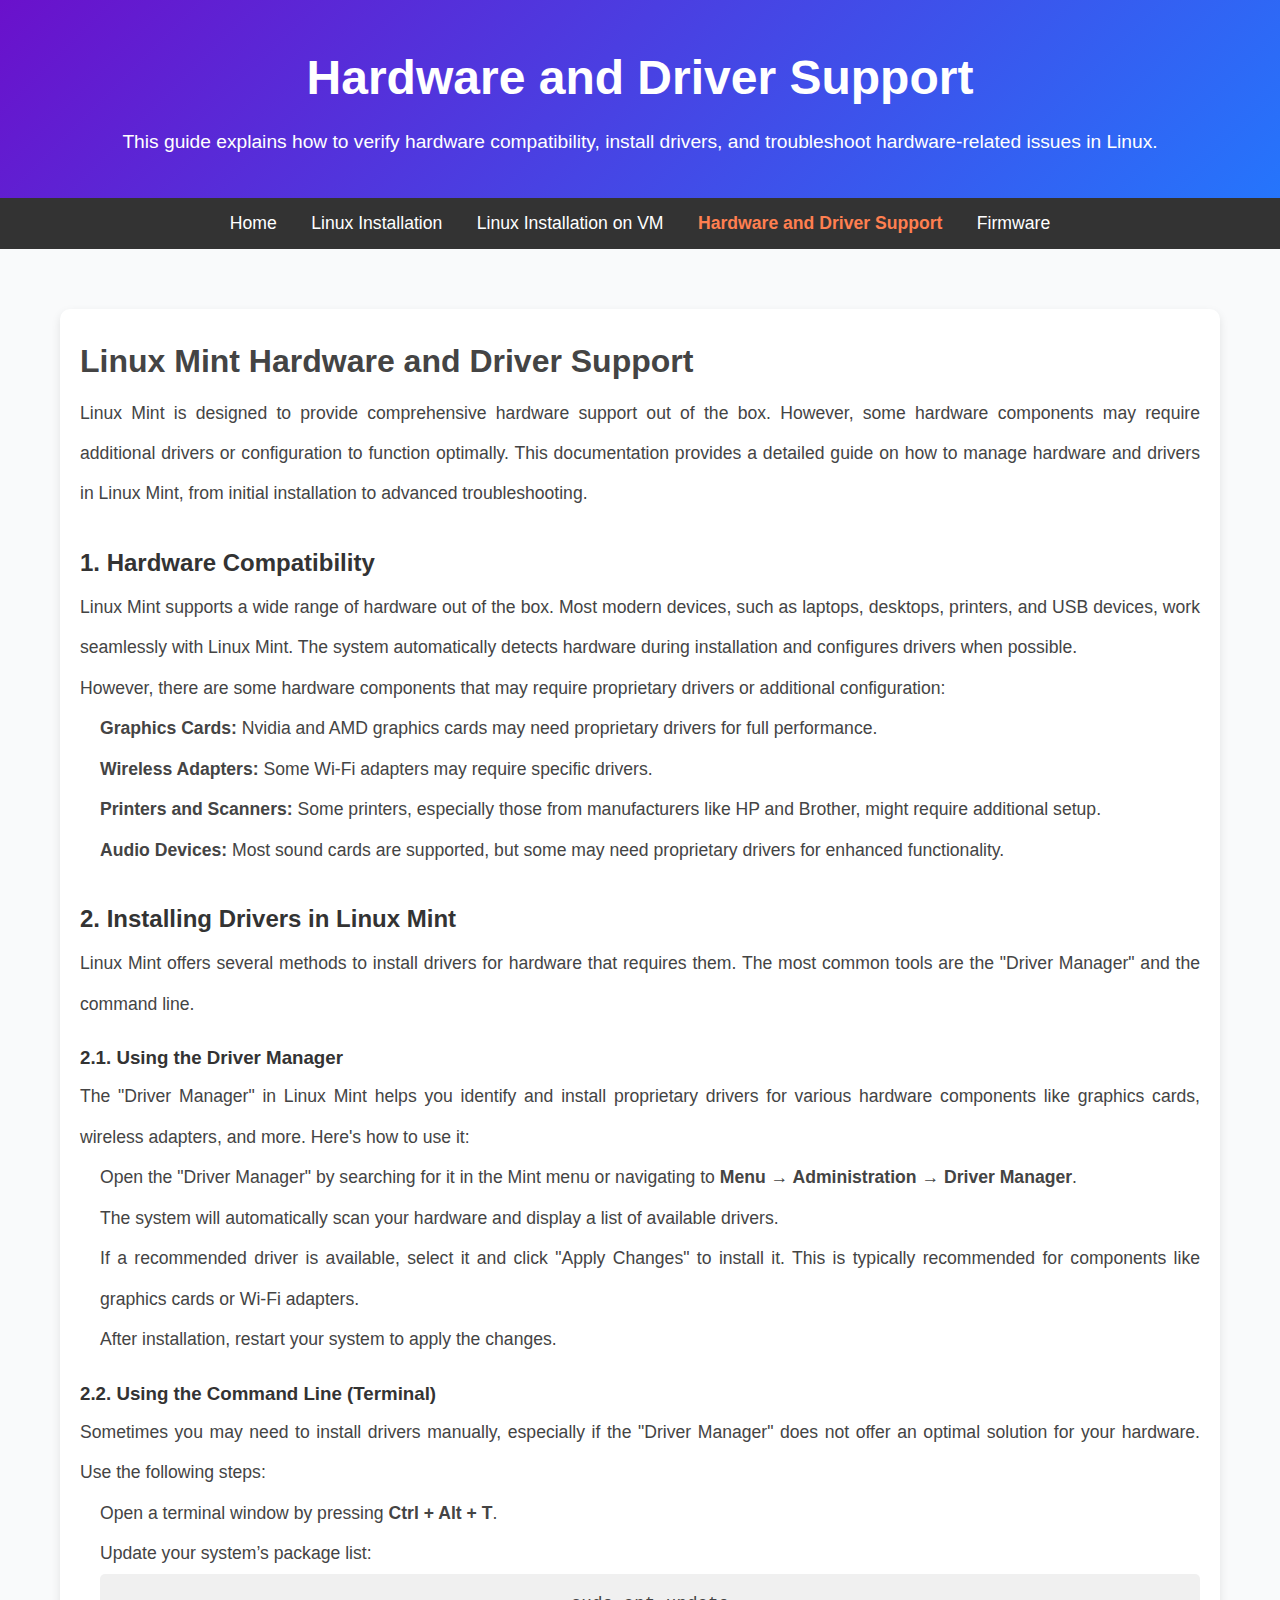
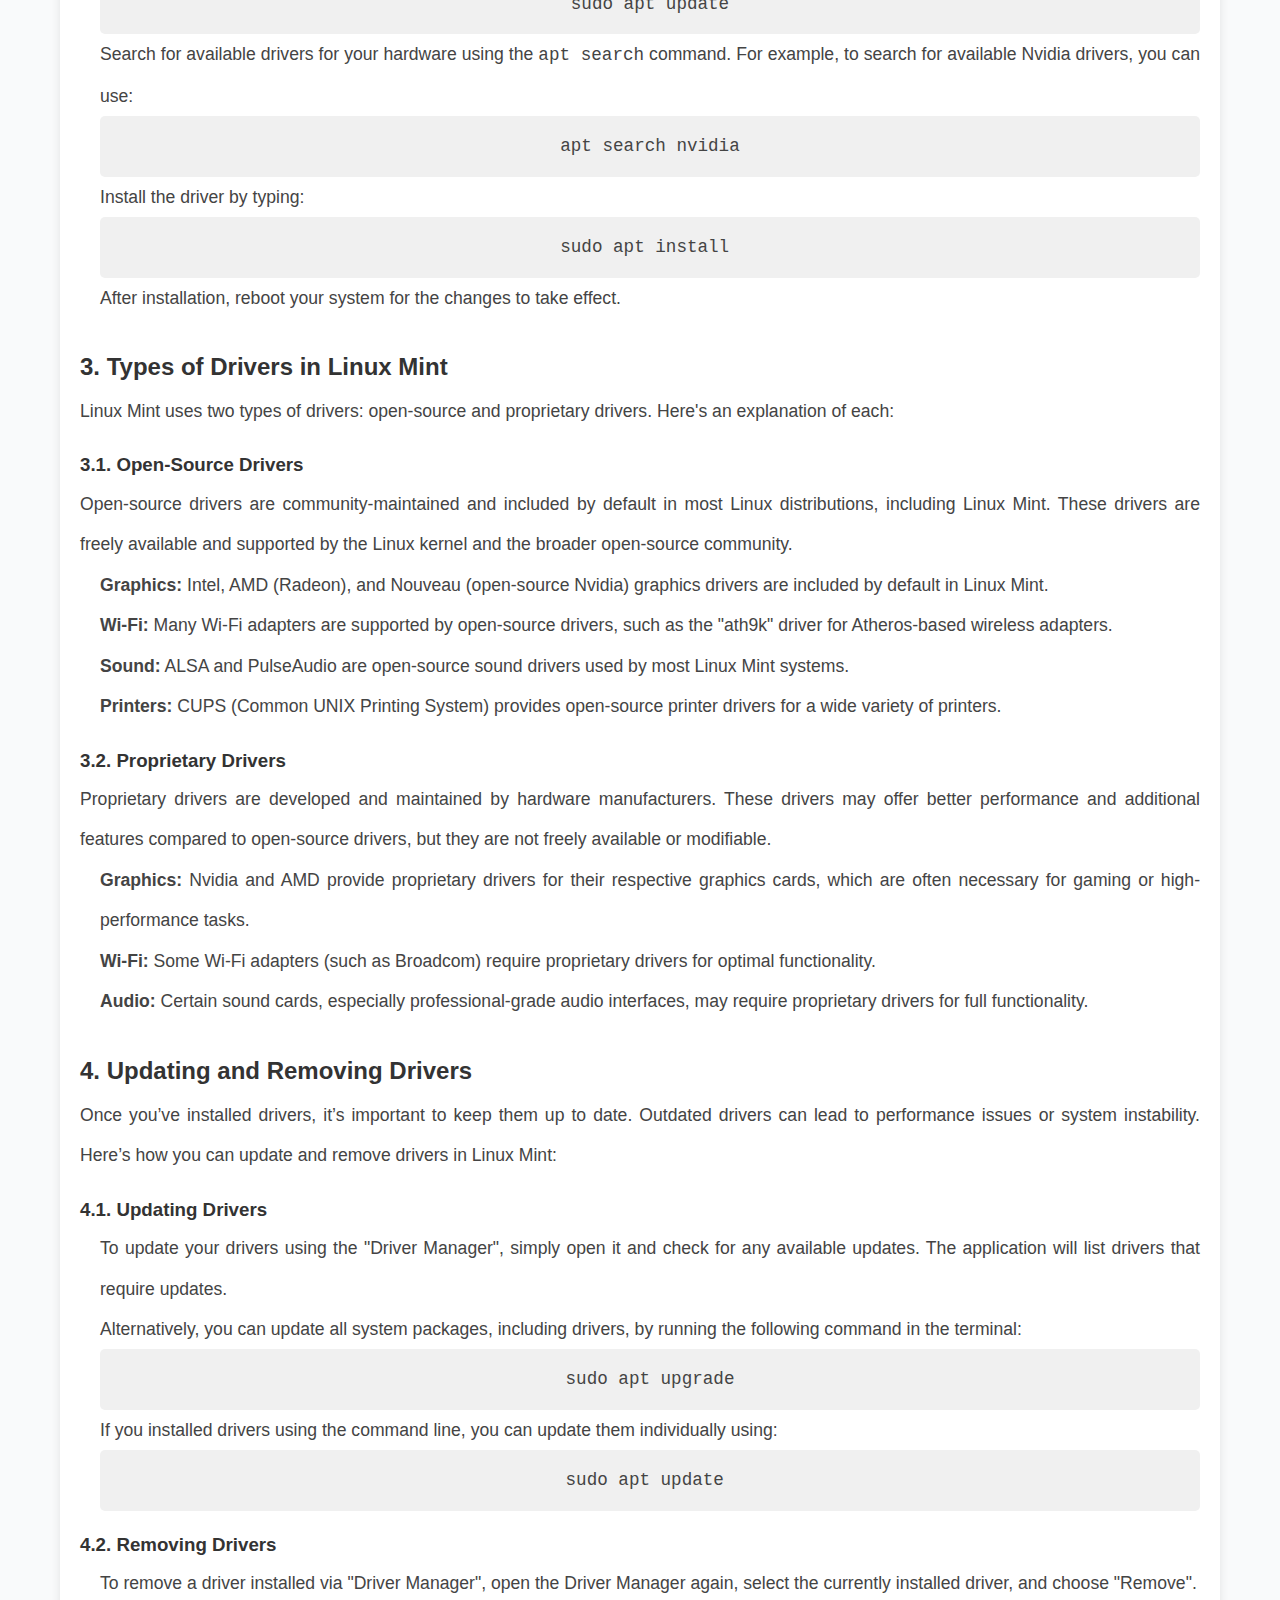
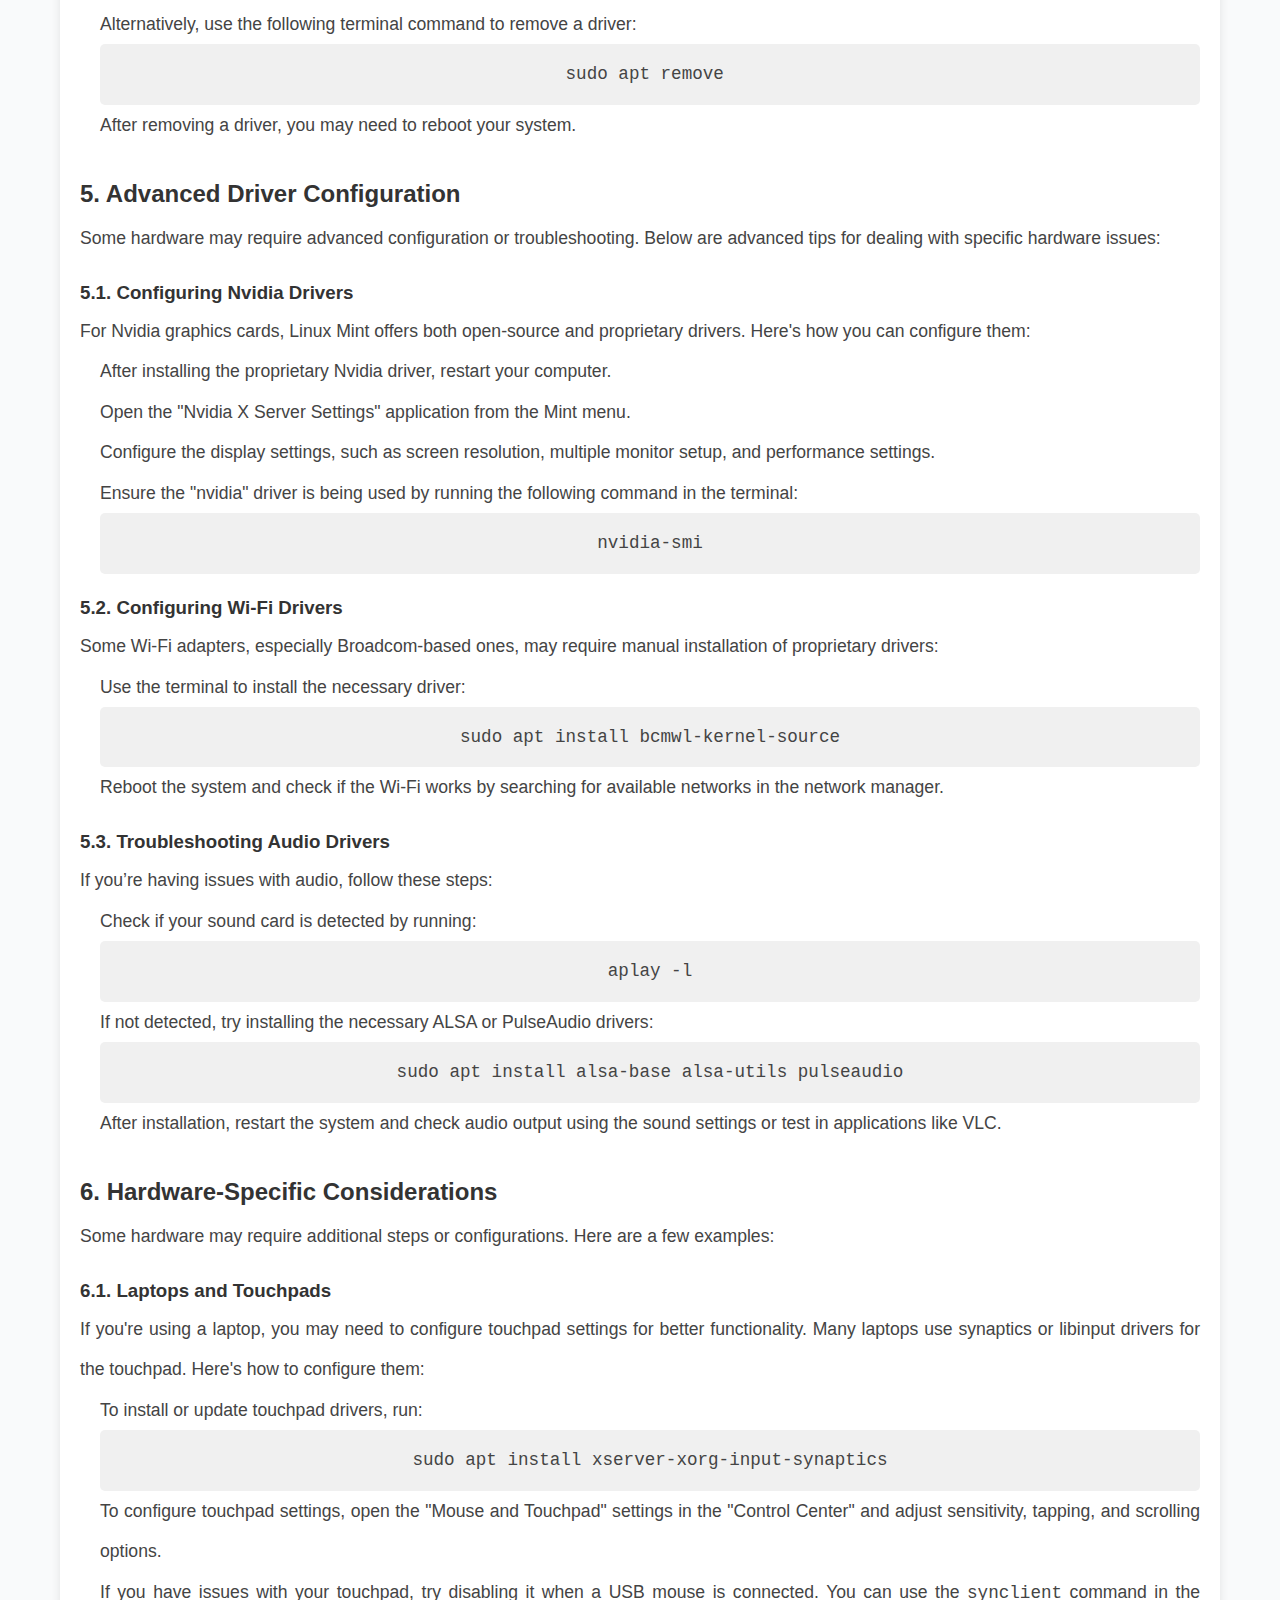
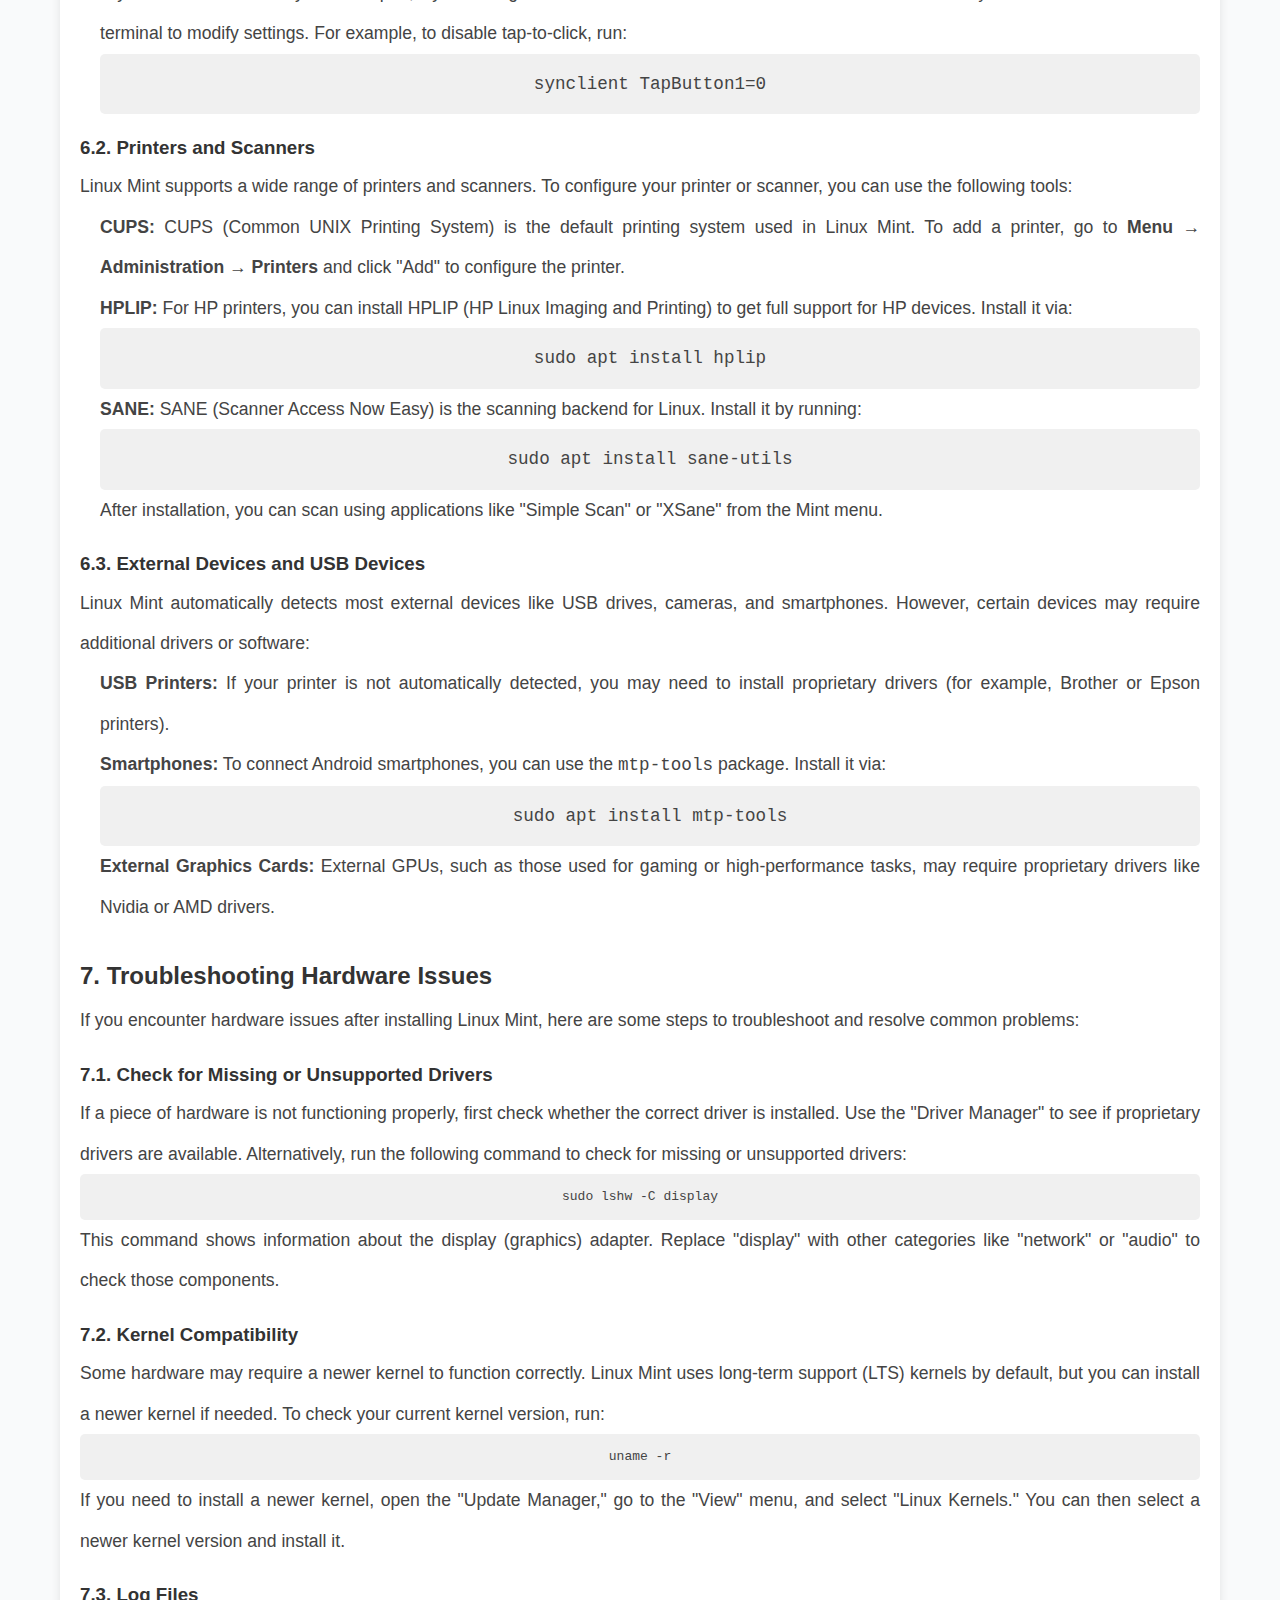
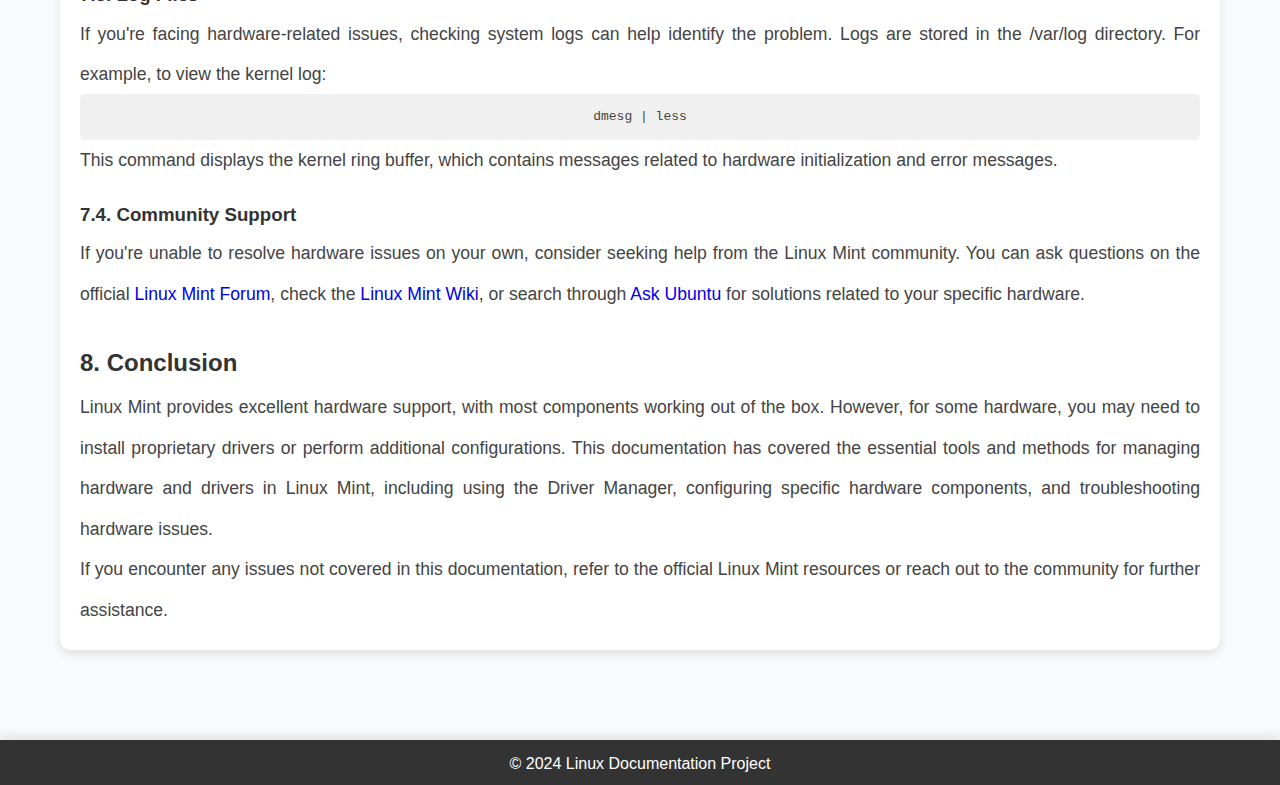
<file: hardware-support.html>
<!DOCTYPE html>
<html lang="en">

<head>
    <meta charset="UTF-8">
    <meta name="viewport" content="width=device-width, initial-scale=1.0">
    <title>Hardware and Driver Support</title>
    <link rel="stylesheet" href="assets/css/style.css">
    <style>
        nav ul li a.active {
            color: #ff7f50 !important;
            font-weight: bold !important;
        }
    </style>
</head>

<body>
    <header>
        <h1>Hardware and Driver Support</h1>
        <p>This guide explains how to verify hardware compatibility, install drivers, and troubleshoot hardware-related
            issues in Linux.</p>
    </header>

    <nav>
        <ul>
            <li><a href="index.html">Home</a></li>
            <li><a href="linux-installation.html">Linux Installation</a></li>
            <li><a href="vm-installation.html">Linux Installation on VM</a></li>
            <li><a href="hardware-support.html" class="active">Hardware and Driver Support</a></li>
            <li><a href="firmware.html">Firmware</a></li>
        </ul>
    </nav>

    <main>
        <div class="card">
            <h1>Linux Mint Hardware and Driver Support</h1>
            <p>Linux Mint is designed to provide comprehensive hardware support out of the box. However, some hardware
                components may require additional drivers or configuration to function optimally. This documentation
                provides a detailed guide on how to manage hardware and drivers in Linux Mint, from initial installation
                to
                advanced troubleshooting.</p>

            <h2>1. Hardware Compatibility</h2>
            <p>Linux Mint supports a wide range of hardware out of the box. Most modern devices, such as laptops,
                desktops,
                printers, and USB devices, work seamlessly with Linux Mint. The system automatically detects hardware
                during
                installation and configures drivers when possible.</p>
            <p>However, there are some hardware components that may require proprietary drivers or additional
                configuration:
            </p>
            <ul>
                <li><strong>Graphics Cards:</strong> Nvidia and AMD graphics cards may need proprietary drivers for full
                    performance.</li>
                <li><strong>Wireless Adapters:</strong> Some Wi-Fi adapters may require specific drivers.</li>
                <li><strong>Printers and Scanners:</strong> Some printers, especially those from manufacturers like HP
                    and
                    Brother, might require additional setup.</li>
                <li><strong>Audio Devices:</strong> Most sound cards are supported, but some may need proprietary
                    drivers
                    for enhanced functionality.</li>
            </ul>

            <h2>2. Installing Drivers in Linux Mint</h2>
            <p>Linux Mint offers several methods to install drivers for hardware that requires them. The most common
                tools
                are the "Driver Manager" and the command line.</p>

            <h3>2.1. Using the Driver Manager</h3>
            <p>The "Driver Manager" in Linux Mint helps you identify and install proprietary drivers for various
                hardware
                components like graphics cards, wireless adapters, and more. Here's how to use it:</p>
            <ul>
                <li>Open the "Driver Manager" by searching for it in the Mint menu or navigating to <strong>Menu &rarr;
                        Administration &rarr; Driver Manager</strong>.</li>
                <li>The system will automatically scan your hardware and display a list of available drivers.</li>
                <li>If a recommended driver is available, select it and click "Apply Changes" to install it. This is
                    typically recommended for components like graphics cards or Wi-Fi adapters.</li>
                <li>After installation, restart your system to apply the changes.</li>
            </ul>

            <h3>2.2. Using the Command Line (Terminal)</h3>
            <p>Sometimes you may need to install drivers manually, especially if the "Driver Manager" does not offer an
                optimal solution for your hardware. Use the following steps:</p>
            <ul>
                <li>Open a terminal window by pressing <strong>Ctrl + Alt + T</strong>.</li>
                <li>Update your system’s package list:
                    <pre><code>sudo apt update</code></pre>
                </li>
                <li>Search for available drivers for your hardware using the <code>apt search</code> command. For
                    example,
                    to search for available Nvidia drivers, you can use:
                    <pre><code>apt search nvidia</code></pre>
                </li>
                <li>Install the driver by typing:
                    <pre><code>sudo apt install <driver-package-name></code></pre>
                </li>
                <li>After installation, reboot your system for the changes to take effect.</li>
            </ul>

            <h2>3. Types of Drivers in Linux Mint</h2>
            <p>Linux Mint uses two types of drivers: open-source and proprietary drivers. Here's an explanation of each:
            </p>

            <h3>3.1. Open-Source Drivers</h3>
            <p>Open-source drivers are community-maintained and included by default in most Linux distributions,
                including
                Linux Mint. These drivers are freely available and supported by the Linux kernel and the broader
                open-source
                community.</p>
            <ul>
                <li><strong>Graphics:</strong> Intel, AMD (Radeon), and Nouveau (open-source Nvidia) graphics drivers
                    are
                    included by default in Linux Mint.</li>
                <li><strong>Wi-Fi:</strong> Many Wi-Fi adapters are supported by open-source drivers, such as the
                    "ath9k"
                    driver for Atheros-based wireless adapters.</li>
                <li><strong>Sound:</strong> ALSA and PulseAudio are open-source sound drivers used by most Linux Mint
                    systems.</li>
                <li><strong>Printers:</strong> CUPS (Common UNIX Printing System) provides open-source printer drivers
                    for a
                    wide variety of printers.</li>
            </ul>

            <h3>3.2. Proprietary Drivers</h3>
            <p>Proprietary drivers are developed and maintained by hardware manufacturers. These drivers may offer
                better
                performance and additional features compared to open-source drivers, but they are not freely available
                or
                modifiable.</p>
            <ul>
                <li><strong>Graphics:</strong> Nvidia and AMD provide proprietary drivers for their respective graphics
                    cards, which are often necessary for gaming or high-performance tasks.</li>
                <li><strong>Wi-Fi:</strong> Some Wi-Fi adapters (such as Broadcom) require proprietary drivers for
                    optimal
                    functionality.</li>
                <li><strong>Audio:</strong> Certain sound cards, especially professional-grade audio interfaces, may
                    require
                    proprietary drivers for full functionality.</li>
            </ul>

            <h2>4. Updating and Removing Drivers</h2>
            <p>Once you’ve installed drivers, it’s important to keep them up to date. Outdated drivers can lead to
                performance issues or system instability. Here’s how you can update and remove drivers in Linux Mint:
            </p>

            <h3>4.1. Updating Drivers</h3>
            <ul>
                <li>To update your drivers using the "Driver Manager", simply open it and check for any available
                    updates.
                    The application will list drivers that require updates.</li>
                <li>Alternatively, you can update all system packages, including drivers, by running the following
                    command
                    in the terminal:
                    <pre><code>sudo apt upgrade</code></pre>
                </li>
                <li>If you installed drivers using the command line, you can update them individually using:
                    <pre><code>sudo apt update <driver-package-name></code></pre>
                </li>
            </ul>

            <h3>4.2. Removing Drivers</h3>
            <ul>
                <li>To remove a driver installed via "Driver Manager", open the Driver Manager again, select the
                    currently
                    installed driver, and choose "Remove".</li>
                <li>Alternatively, use the following terminal command to remove a driver:
                    <pre><code>sudo apt remove <driver-package-name></code></pre>
                </li>
                <li>After removing a driver, you may need to reboot your system.</li>
            </ul>

            <h2>5. Advanced Driver Configuration</h2>
            <p>Some hardware may require advanced configuration or troubleshooting. Below are advanced tips for dealing
                with
                specific hardware issues:</p>

            <h3>5.1. Configuring Nvidia Drivers</h3>
            <p>For Nvidia graphics cards, Linux Mint offers both open-source and proprietary drivers. Here's how you can
                configure them:</p>
            <ul>
                <li>After installing the proprietary Nvidia driver, restart your computer.</li>
                <li>Open the "Nvidia X Server Settings" application from the Mint menu.</li>
                <li>Configure the display settings, such as screen resolution, multiple monitor setup, and performance
                    settings.</li>
                <li>Ensure the "nvidia" driver is being used by running the following command in the terminal:
                    <pre><code>nvidia-smi</code></pre>
                </li>
            </ul>

            <h3>5.2. Configuring Wi-Fi Drivers</h3>
            <p>Some Wi-Fi adapters, especially Broadcom-based ones, may require manual installation of proprietary
                drivers:
            </p>
            <ul>
                <li>Use the terminal to install the necessary driver:
                    <pre><code>sudo apt install bcmwl-kernel-source</code></pre>
                </li>
                <li>Reboot the system and check if the Wi-Fi works by searching for available networks in the network
                    manager.</li>
            </ul>

            <h3>5.3. Troubleshooting Audio Drivers</h3>
            <p>If you’re having issues with audio, follow these steps:</p>
            <ul>
                <li>Check if your sound card is detected by running:
                    <pre><code>aplay -l</code></pre>
                </li>
                <li>If not detected, try installing the necessary ALSA or PulseAudio drivers:
                    <pre><code>sudo apt install alsa-base alsa-utils pulseaudio</code></pre>
                </li>
                <li>After installation, restart the system and check audio output using the sound settings or test in
                    applications like VLC.</li>
            </ul>

            <h2>6. Hardware-Specific Considerations</h2>
            <p>Some hardware may require additional steps or configurations. Here are a few examples:</p>

            <h3>6.1. Laptops and Touchpads</h3>
            <p>If you're using a laptop, you may need to configure touchpad settings for better functionality. Many
                laptops
                use synaptics or libinput drivers for the touchpad. Here's how to configure them:</p>
            <ul>
                <li>To install or update touchpad drivers, run:
                    <pre><code>sudo apt install xserver-xorg-input-synaptics</code></pre>
                </li>
                <li>To configure touchpad settings, open the "Mouse and Touchpad" settings in the "Control Center" and
                    adjust sensitivity, tapping, and scrolling options.</li>
                <li>If you have issues with your touchpad, try disabling it when a USB mouse is connected. You can use
                    the
                    <code>synclient</code> command in the terminal to modify settings. For example, to disable
                    tap-to-click,
                    run:
                    <pre><code>synclient TapButton1=0</code></pre>
                </li>
            </ul>

            <h3>6.2. Printers and Scanners</h3>
            <p>Linux Mint supports a wide range of printers and scanners. To configure your printer or scanner, you can
                use
                the following tools:</p>
            <ul>
                <li><strong>CUPS:</strong> CUPS (Common UNIX Printing System) is the default printing system used in
                    Linux
                    Mint. To add a printer, go to <strong>Menu &rarr; Administration &rarr; Printers</strong> and click
                    "Add" to configure the printer.</li>
                <li><strong>HPLIP:</strong> For HP printers, you can install HPLIP (HP Linux Imaging and Printing) to
                    get
                    full support for HP devices. Install it via:
                    <pre><code>sudo apt install hplip</code></pre>
                </li>
                <li><strong>SANE:</strong> SANE (Scanner Access Now Easy) is the scanning backend for Linux. Install it
                    by
                    running:
                    <pre><code>sudo apt install sane-utils</code></pre>
                </li>
                <li>After installation, you can scan using applications like "Simple Scan" or "XSane" from the Mint
                    menu.
                </li>
            </ul>

            <h3>6.3. External Devices and USB Devices</h3>
            <p>Linux Mint automatically detects most external devices like USB drives, cameras, and smartphones.
                However,
                certain devices may require additional drivers or software:</p>
            <ul>
                <li><strong>USB Printers:</strong> If your printer is not automatically detected, you may need to
                    install
                    proprietary drivers (for example, Brother or Epson printers).</li>
                <li><strong>Smartphones:</strong> To connect Android smartphones, you can use the <code>mtp-tools</code>
                    package. Install it via:
                    <pre><code>sudo apt install mtp-tools</code></pre>
                </li>
                <li><strong>External Graphics Cards:</strong> External GPUs, such as those used for gaming or
                    high-performance tasks, may require proprietary drivers like Nvidia or AMD drivers.</li>
            </ul>

            <h2>7. Troubleshooting Hardware Issues</h2>
            <p>If you encounter hardware issues after installing Linux Mint, here are some steps to troubleshoot and
                resolve
                common problems:</p>

            <h3>7.1. Check for Missing or Unsupported Drivers</h3>
            <p>If a piece of hardware is not functioning properly, first check whether the correct driver is installed.
                Use
                the "Driver Manager" to see if proprietary drivers are available. Alternatively, run the following
                command
                to check for missing or unsupported drivers:</p>
            <pre><code>sudo lshw -C display</code></pre>
            <p>This command shows information about the display (graphics) adapter. Replace "display" with other
                categories
                like "network" or "audio" to check those components.</p>

            <h3>7.2. Kernel Compatibility</h3>
            <p>Some hardware may require a newer kernel to function correctly. Linux Mint uses long-term support (LTS)
                kernels by default, but you can install a newer kernel if needed. To check your current kernel version,
                run:
            </p>
            <pre><code>uname -r</code></pre>
            <p>If you need to install a newer kernel, open the "Update Manager," go to the "View" menu, and select
                "Linux
                Kernels." You can then select a newer kernel version and install it.</p>

            <h3>7.3. Log Files</h3>
            <p>If you're facing hardware-related issues, checking system logs can help identify the problem. Logs are
                stored
                in the /var/log directory. For example, to view the kernel log:</p>
            <pre><code>dmesg | less</code></pre>
            <p>This command displays the kernel ring buffer, which contains messages related to hardware initialization
                and
                error messages.</p>

            <h3>7.4. Community Support</h3>
            <p>If you're unable to resolve hardware issues on your own, consider seeking help from the Linux Mint
                community.
                You can ask questions on the official <a href="https://forums.linuxmint.com" target="_blank">Linux Mint
                    Forum</a>, check the <a href="https://wiki.linuxmint.com" target="_blank">Linux Mint Wiki</a>, or
                search
                through <a href="https://askubuntu.com/" target="_blank">Ask Ubuntu</a> for solutions related to your
                specific hardware.</p>

            <h2>8. Conclusion</h2>
            <p>Linux Mint provides excellent hardware support, with most components working out of the box. However, for
                some hardware, you may need to install proprietary drivers or perform additional configurations. This
                documentation has covered the essential tools and methods for managing hardware and drivers in Linux
                Mint,
                including using the Driver Manager, configuring specific hardware components, and troubleshooting
                hardware
                issues.</p>
            <p>If you encounter any issues not covered in this documentation, refer to the official Linux Mint resources
                or
                reach out to the community for further assistance.</p>
        </div>

    </main>

    <footer>
        <p>&copy; 2024 Linux Documentation Project</p>
    </footer>
</body>

</html>
</file>
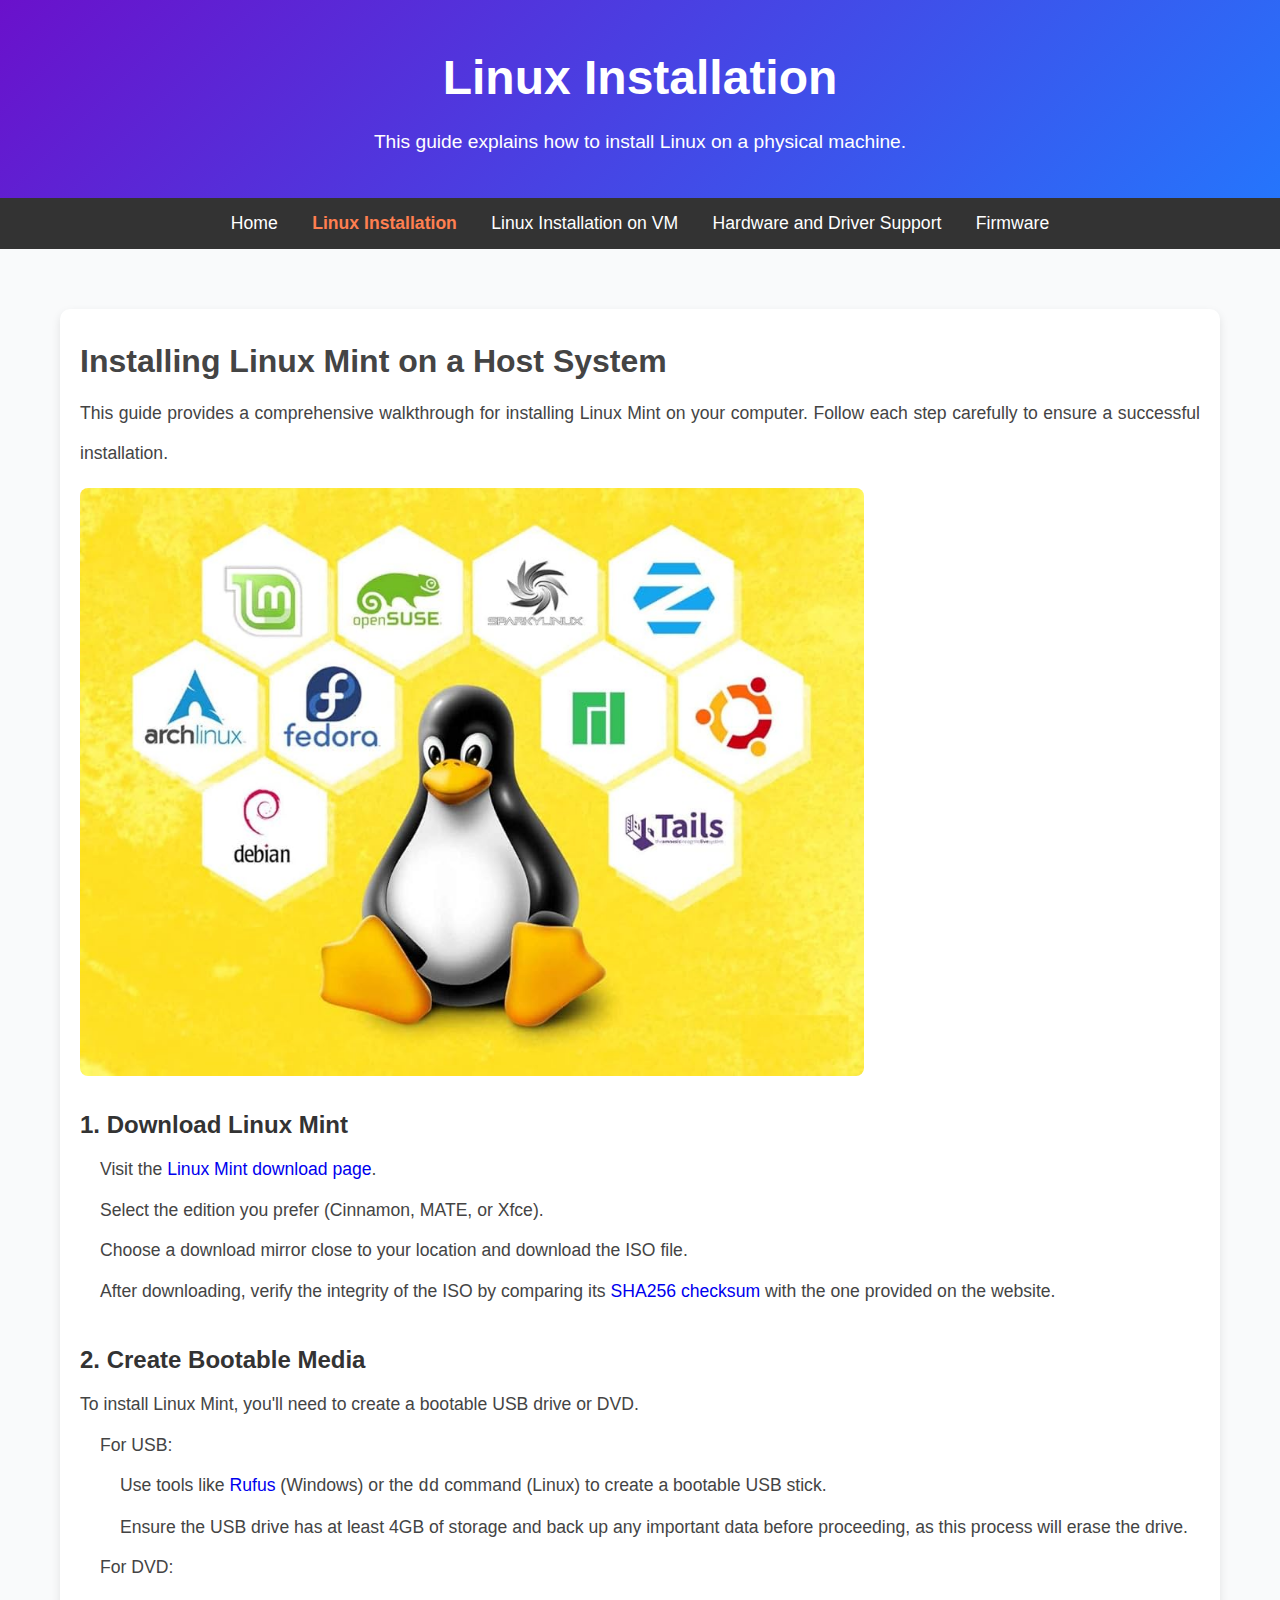
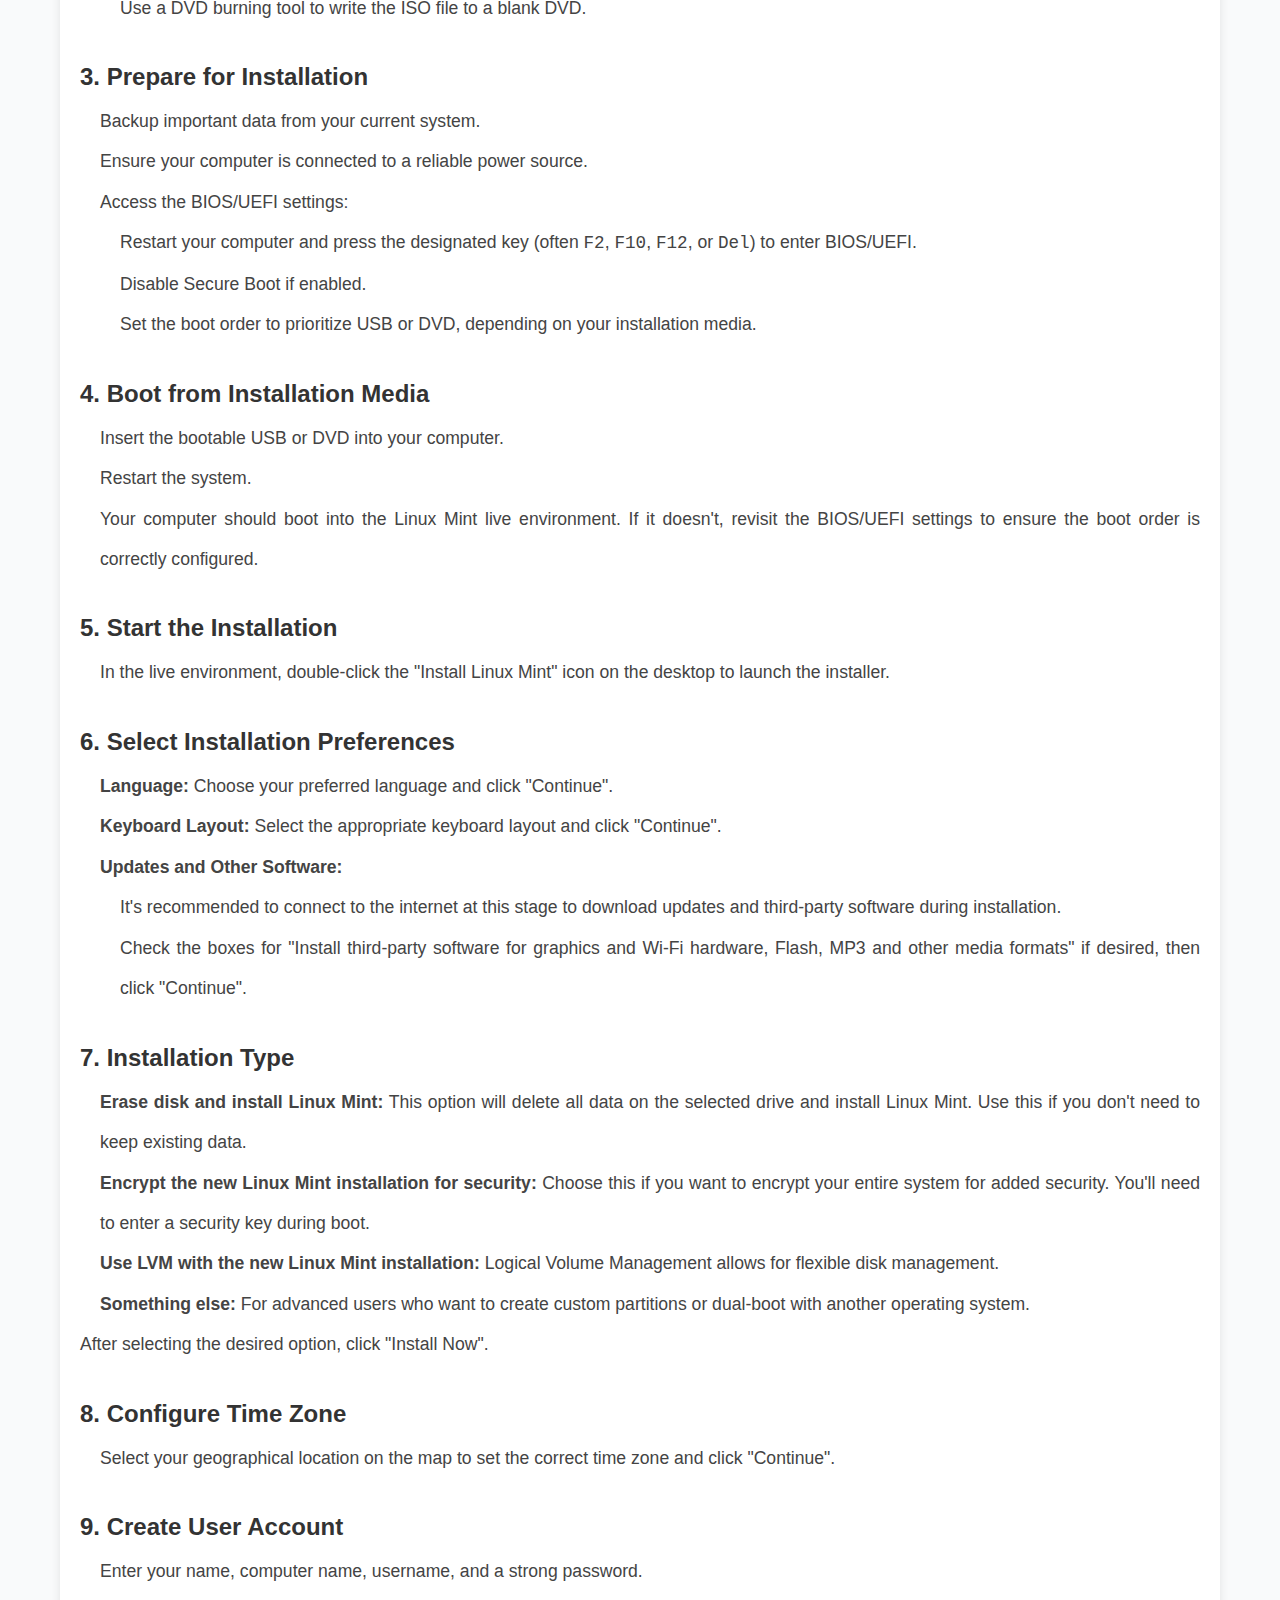
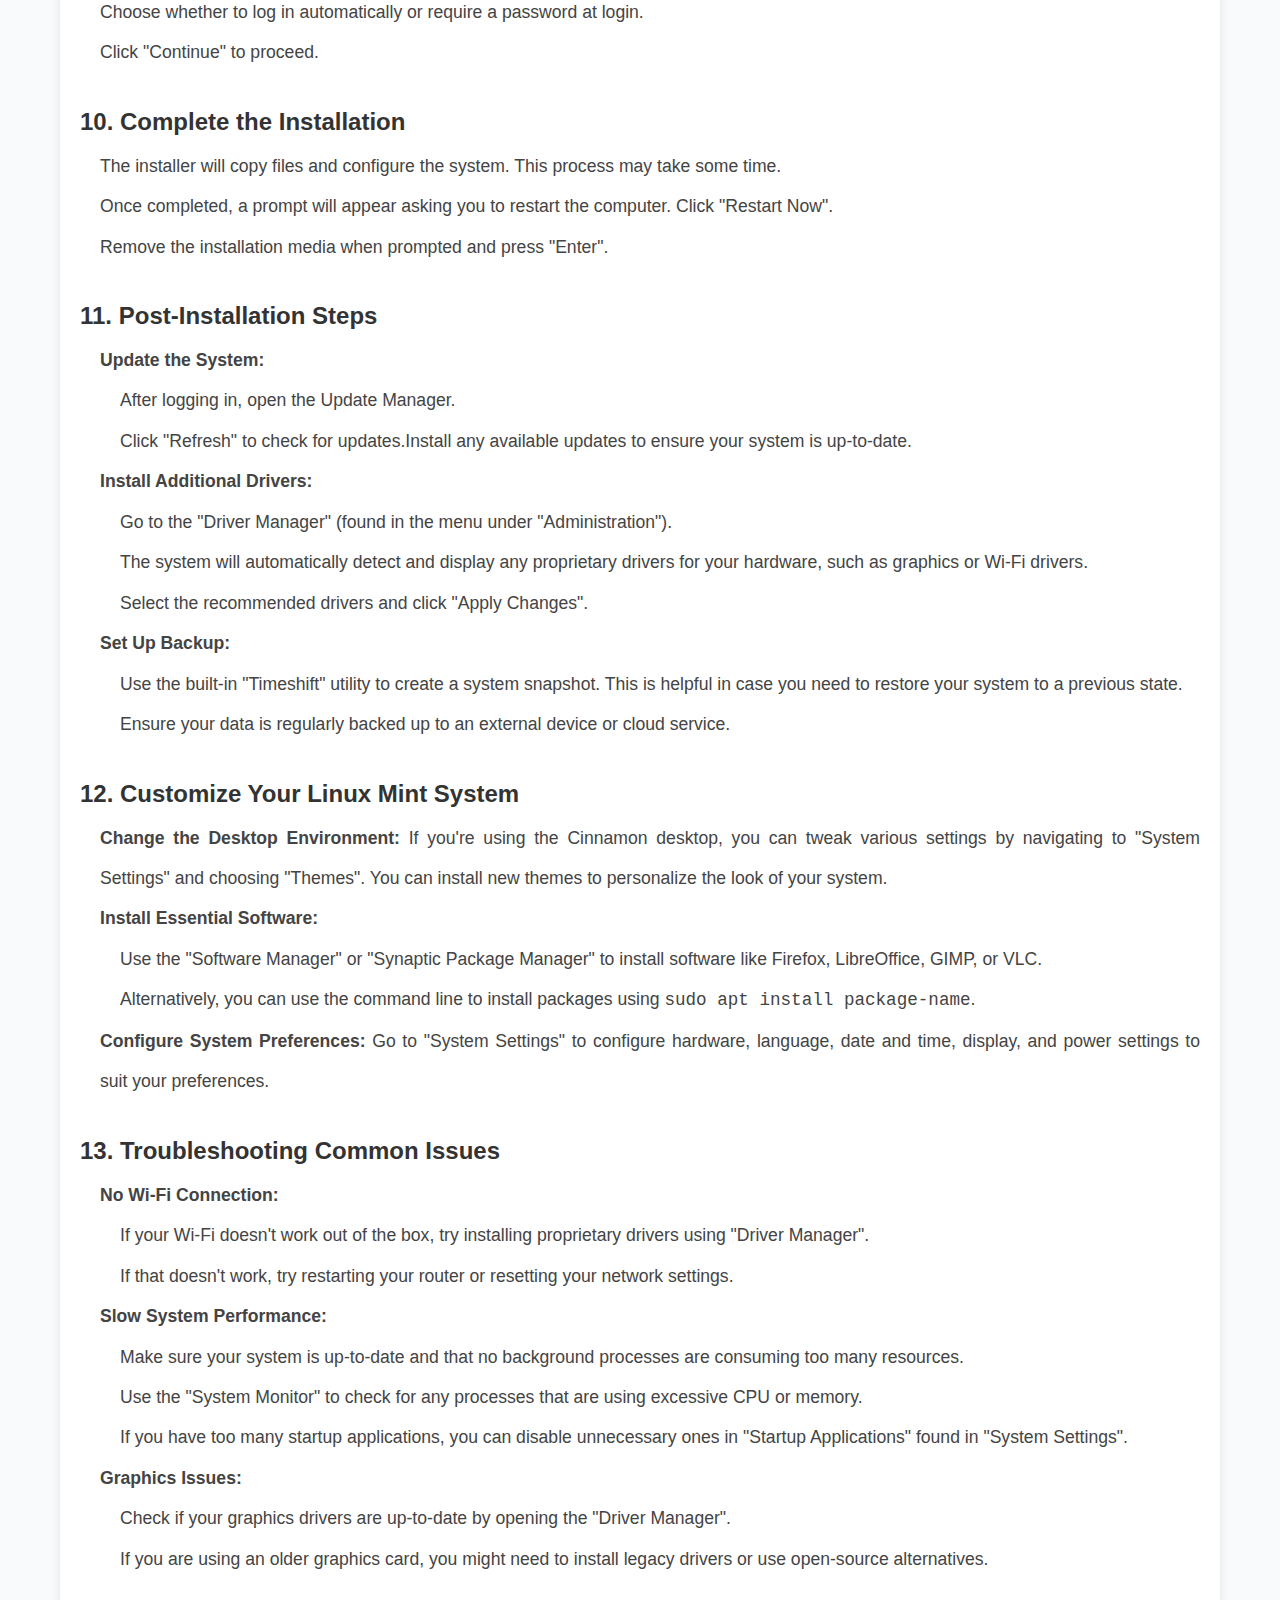
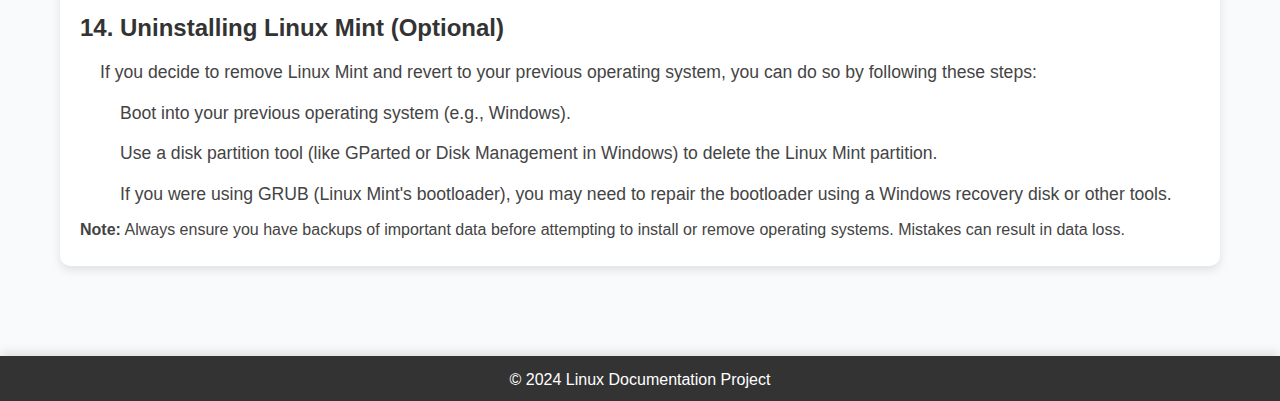
<file: linux-installation.html>
<!DOCTYPE html>
<html lang="en">

<head>
    <meta charset="UTF-8">
    <meta name="viewport" content="width=device-width, initial-scale=1.0">
    <title>Linux Installation</title>
    <link rel="stylesheet" href="assets/css/style.css">
    <style>
        nav ul li a.active {
            color: #ff7f50 !important;
            font-weight: bold !important;
        }
    </style>
</head>

<body>
    <header>
        <h1>Linux Installation</h1>
        <p>This guide explains how to install Linux on a physical machine.</p>
    </header>

    <nav>
        <ul>
            <li><a href="index.html">Home</a></li>
            <li><a href="linux-installation.html" class="active">Linux Installation</a></li>
            <li><a href="vm-installation.html">Linux Installation on VM</a></li>
            <li><a href="hardware-support.html">Hardware and Driver Support</a></li>
            <li><a href="firmware.html">Firmware</a></li>
        </ul>
    </nav>

    <main>
        <div class="card">
            <h1>Installing Linux Mint on a Host System</h1>
            <p>This guide provides a comprehensive walkthrough for installing Linux Mint on your computer. Follow each
                step
                carefully to ensure a successful installation.</p>
            <img src="assets/img/linux-distro.jpg" alt="Linux Distros" width="70%">

            <h2>1. Download Linux Mint</h2>
            <ul>
                <li>Visit the <a href="https://www.linuxmint.com/download.php">Linux Mint download page</a>.</li>
                <li>Select the edition you prefer (Cinnamon, MATE, or Xfce).</li>
                <li>Choose a download mirror close to your location and download the ISO file.</li>
                <li>After downloading, verify the integrity of the ISO by comparing its <a
                        href="https://linuxmint.com/verify.php">SHA256 checksum</a> with the one provided on the
                    website.
                </li>
            </ul>

            <h2>2. Create Bootable Media</h2>
            <p>To install Linux Mint, you'll need to create a bootable USB drive or DVD.</p>
            <ul>
                <li>For USB:
                    <ul>
                        <li>Use tools like <a href="https://rufus.ie/">Rufus</a> (Windows) or the <code>dd</code>
                            command
                            (Linux) to create a bootable USB stick.</li>
                        <li>Ensure the USB drive has at least 4GB of storage and back up any important data before
                            proceeding, as this process will erase the drive.</li>
                    </ul>
                </li>
                <li>For DVD:
                    <ul>
                        <li>Use a DVD burning tool to write the ISO file to a blank DVD.</li>
                    </ul>
                </li>
            </ul>

            <h2>3. Prepare for Installation</h2>
            <ul>
                <li>Backup important data from your current system.</li>
                <li>Ensure your computer is connected to a reliable power source.</li>
                <li>Access the BIOS/UEFI settings:
                    <ul>
                        <li>Restart your computer and press the designated key (often <code>F2</code>, <code>F10</code>,
                            <code>F12</code>, or <code>Del</code>) to enter BIOS/UEFI.
                        </li>
                        <li>Disable Secure Boot if enabled.</li>
                        <li>Set the boot order to prioritize USB or DVD, depending on your installation media.</li>
                    </ul>
                </li>
            </ul>

            <h2>4. Boot from Installation Media</h2>
            <ul>
                <li>Insert the bootable USB or DVD into your computer.</li>
                <li>Restart the system.</li>
                <li>Your computer should boot into the Linux Mint live environment. If it doesn't, revisit the BIOS/UEFI
                    settings to ensure the boot order is correctly configured.</li>
            </ul>

            <h2>5. Start the Installation</h2>
            <ul>
                <li>In the live environment, double-click the "Install Linux Mint" icon on the desktop to launch the
                    installer.</li>
            </ul>

            <h2>6. Select Installation Preferences</h2>
            <ul>
                <li><strong>Language:</strong> Choose your preferred language and click "Continue".</li>
                <li><strong>Keyboard Layout:</strong> Select the appropriate keyboard layout and click "Continue".</li>
                <li><strong>Updates and Other Software:</strong>
                    <ul>
                        <li>It's recommended to connect to the internet at this stage to download updates and
                            third-party
                            software during installation.</li>
                        <li>Check the boxes for "Install third-party software for graphics and Wi-Fi hardware, Flash,
                            MP3
                            and other media formats" if desired, then click "Continue".</li>
                    </ul>
                </li>
            </ul>

            <h2>7. Installation Type</h2>
            <ul>
                <li><strong>Erase disk and install Linux Mint:</strong> This option will delete all data on the selected
                    drive and install Linux Mint. Use this if you don't need to keep existing data.</li>
                <li><strong>Encrypt the new Linux Mint installation for security:</strong> Choose this if you want to
                    encrypt your entire system for added security. You'll need to enter a security key during boot.</li>
                <li><strong>Use LVM with the new Linux Mint installation:</strong> Logical Volume Management allows for
                    flexible disk management.</li>
                <li><strong>Something else:</strong> For advanced users who want to create custom partitions or
                    dual-boot
                    with another operating system.</li>
            </ul>
            <p>After selecting the desired option, click "Install Now".</p>

            <h2>8. Configure Time Zone</h2>
            <ul>
                <li>Select your geographical location on the map to set the correct time zone and click "Continue".</li>
            </ul>

            <h2>9. Create User Account</h2>
            <ul>
                <li>Enter your name, computer name, username, and a strong password.</li>
                <li>Choose whether to log in automatically or require a password at login.</li>
                <li>Click "Continue" to proceed.</li>
            </ul>

            <h2>10. Complete the Installation</h2>
            <ul>
                <li>The installer will copy files and configure the system. This process may take some time.</li>
                <li>Once completed, a prompt will appear asking you to restart the computer. Click "Restart Now".</li>
                <li>Remove the installation media when prompted and press "Enter".</li>
            </ul>

            <h2>11. Post-Installation Steps</h2>
            <ul>
                <li><strong>Update the System:</strong>
                    <ul>
                        <li>After logging in, open the Update Manager.</li>
                        <li>Click "Refresh" to check for updates.</ ::contentReference[oaicite:0]{index=0} <li>Install
                            any
                            available updates to ensure your system is up-to-date.</li>
                    </ul>
                </li>
                <li><strong>Install Additional Drivers:</strong>
                    <ul>
                        <li>Go to the "Driver Manager" (found in the menu under "Administration").</li>
                        <li>The system will automatically detect and display any proprietary drivers for your hardware,
                            such
                            as graphics or Wi-Fi drivers.</li>
                        <li>Select the recommended drivers and click "Apply Changes".</li>
                    </ul>
                </li>
                <li><strong>Set Up Backup:</strong>
                    <ul>
                        <li>Use the built-in "Timeshift" utility to create a system snapshot. This is helpful in case
                            you
                            need to restore your system to a previous state.</li>
                        <li>Ensure your data is regularly backed up to an external device or cloud service.</li>
                    </ul>
                </li>
            </ul>

            <h2>12. Customize Your Linux Mint System</h2>
            <ul>
                <li><strong>Change the Desktop Environment:</strong> If you're using the Cinnamon desktop, you can tweak
                    various settings by navigating to "System Settings" and choosing "Themes". You can install new
                    themes to
                    personalize the look of your system.</li>
                <li><strong>Install Essential Software:</strong>
                    <ul>
                        <li>Use the "Software Manager" or "Synaptic Package Manager" to install software like Firefox,
                            LibreOffice, GIMP, or VLC.</li>
                        <li>Alternatively, you can use the command line to install packages using
                            <code>sudo apt install package-name</code>.
                        </li>
                    </ul>
                </li>
                <li><strong>Configure System Preferences:</strong> Go to "System Settings" to configure hardware,
                    language,
                    date and time, display, and power settings to suit your preferences.</li>
            </ul>

            <h2>13. Troubleshooting Common Issues</h2>
            <ul>
                <li><strong>No Wi-Fi Connection:</strong>
                    <ul>
                        <li>If your Wi-Fi doesn't work out of the box, try installing proprietary drivers using "Driver
                            Manager".</li>
                        <li>If that doesn't work, try restarting your router or resetting your network settings.</li>
                    </ul>
                </li>
                <li><strong>Slow System Performance:</strong>
                    <ul>
                        <li>Make sure your system is up-to-date and that no background processes are consuming too many
                            resources.</li>
                        <li>Use the "System Monitor" to check for any processes that are using excessive CPU or memory.
                        </li>
                        <li>If you have too many startup applications, you can disable unnecessary ones in "Startup
                            Applications" found in "System Settings".</li>
                    </ul>
                </li>
                <li><strong>Graphics Issues:</strong>
                    <ul>
                        <li>Check if your graphics drivers are up-to-date by opening the "Driver Manager".</li>
                        <li>If you are using an older graphics card, you might need to install legacy drivers or use
                            open-source alternatives.</li>
                    </ul>
                </li>
            </ul>

            <h2>14. Uninstalling Linux Mint (Optional)</h2>
            <ul>
                <li>If you decide to remove Linux Mint and revert to your previous operating system, you can do so by
                    following these steps:
                    <ul>
                        <li>Boot into your previous operating system (e.g., Windows).</li>
                        <li>Use a disk partition tool (like GParted or Disk Management in Windows) to delete the Linux
                            Mint
                            partition.</li>
                        <li>If you were using GRUB (Linux Mint's bootloader), you may need to repair the bootloader
                            using a
                            Windows recovery disk or other tools.</li>
                    </ul>
                </li>
            </ul>

            <div class="note">
                <strong>Note:</strong> Always ensure you have backups of important data before attempting to install or
                remove operating systems. Mistakes can result in data loss.
            </div>
        </div>


    </main>

    <footer>
        <p>&copy; 2024 Linux Documentation Project</p>
    </footer>
</body>

</html>
</file>
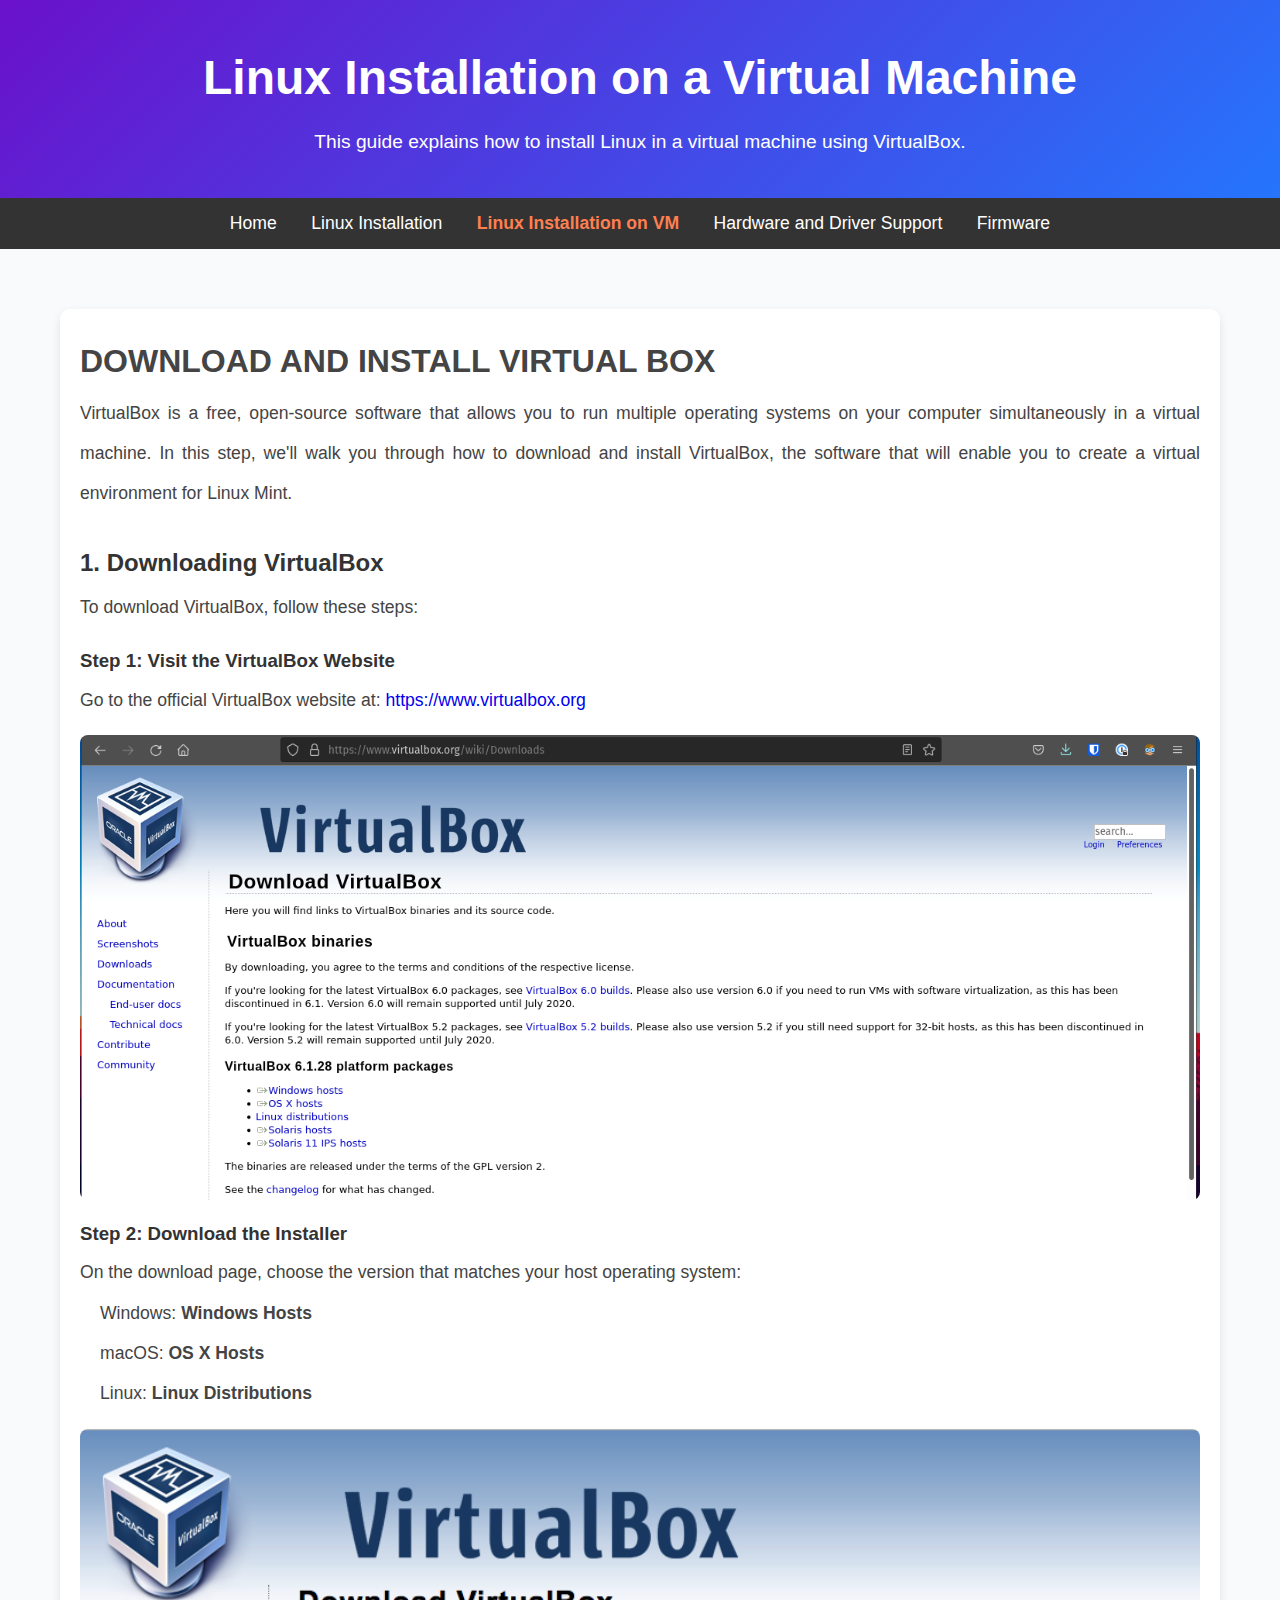
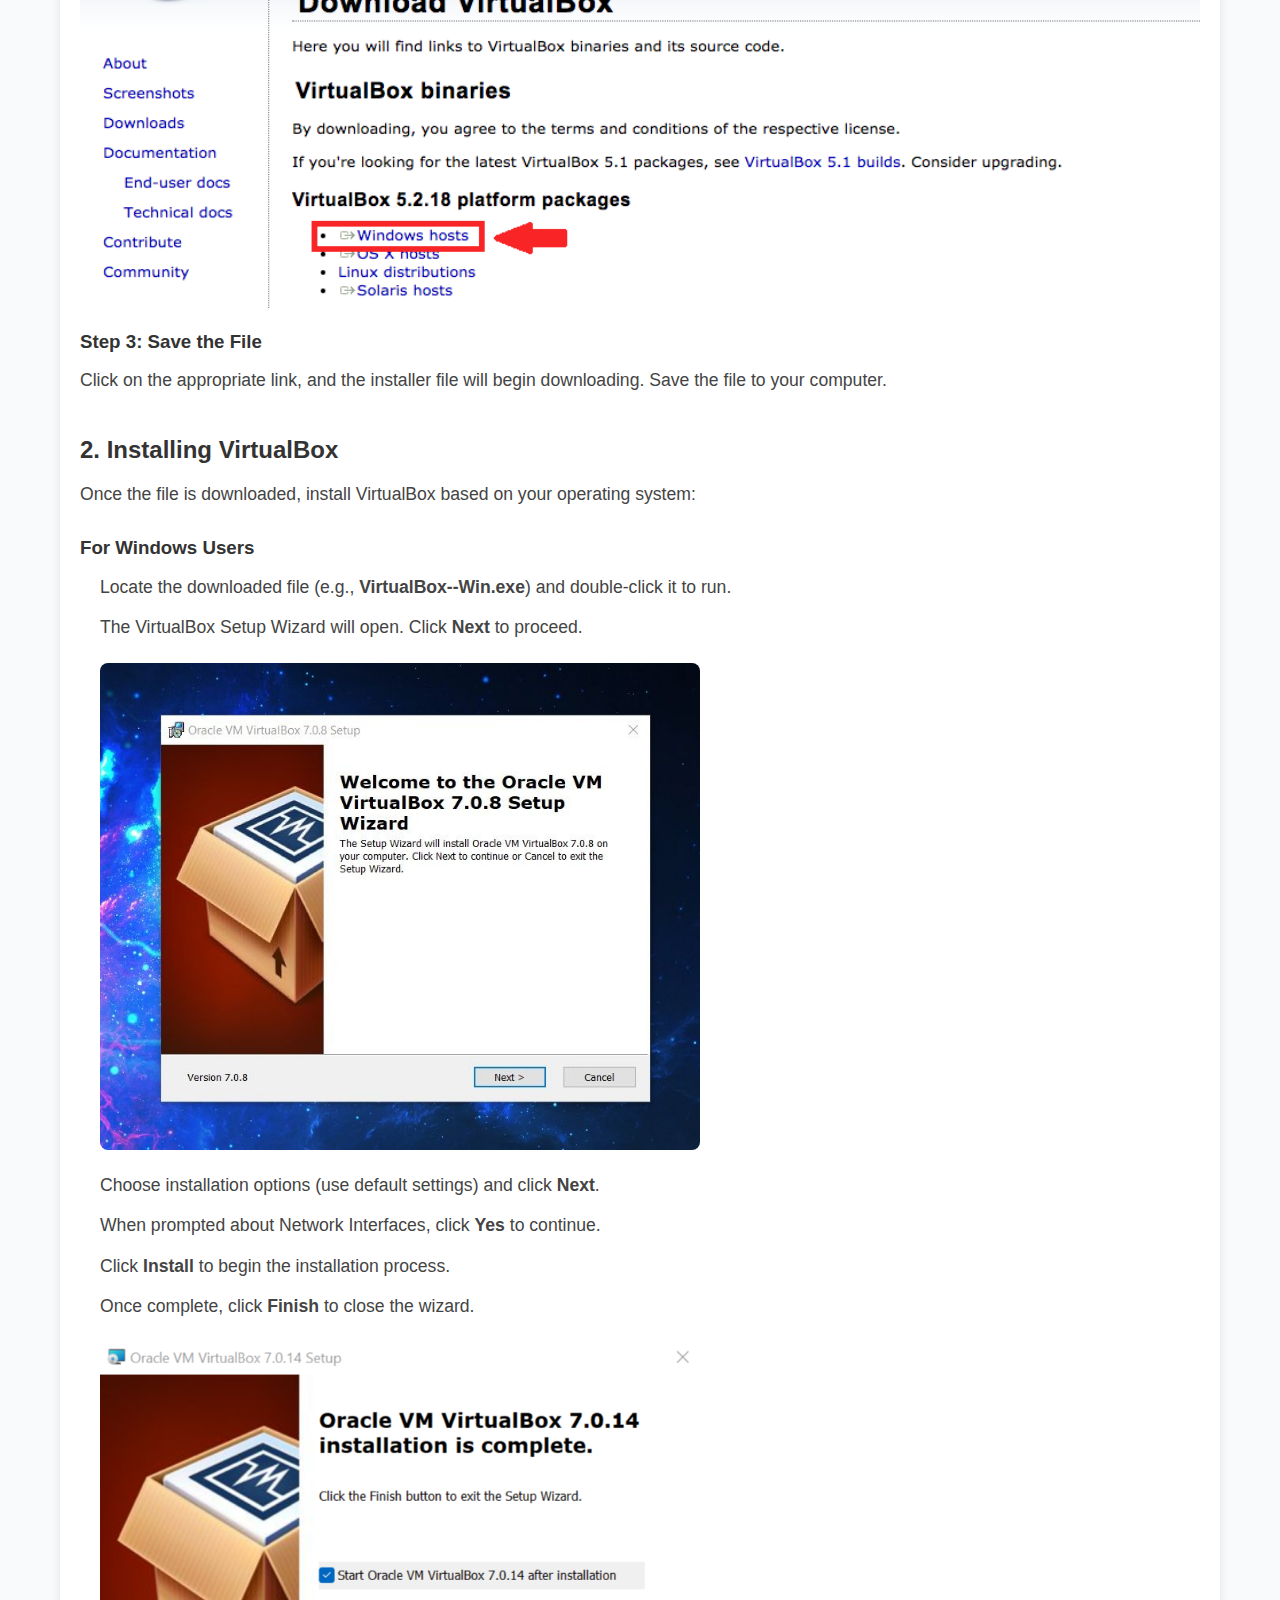
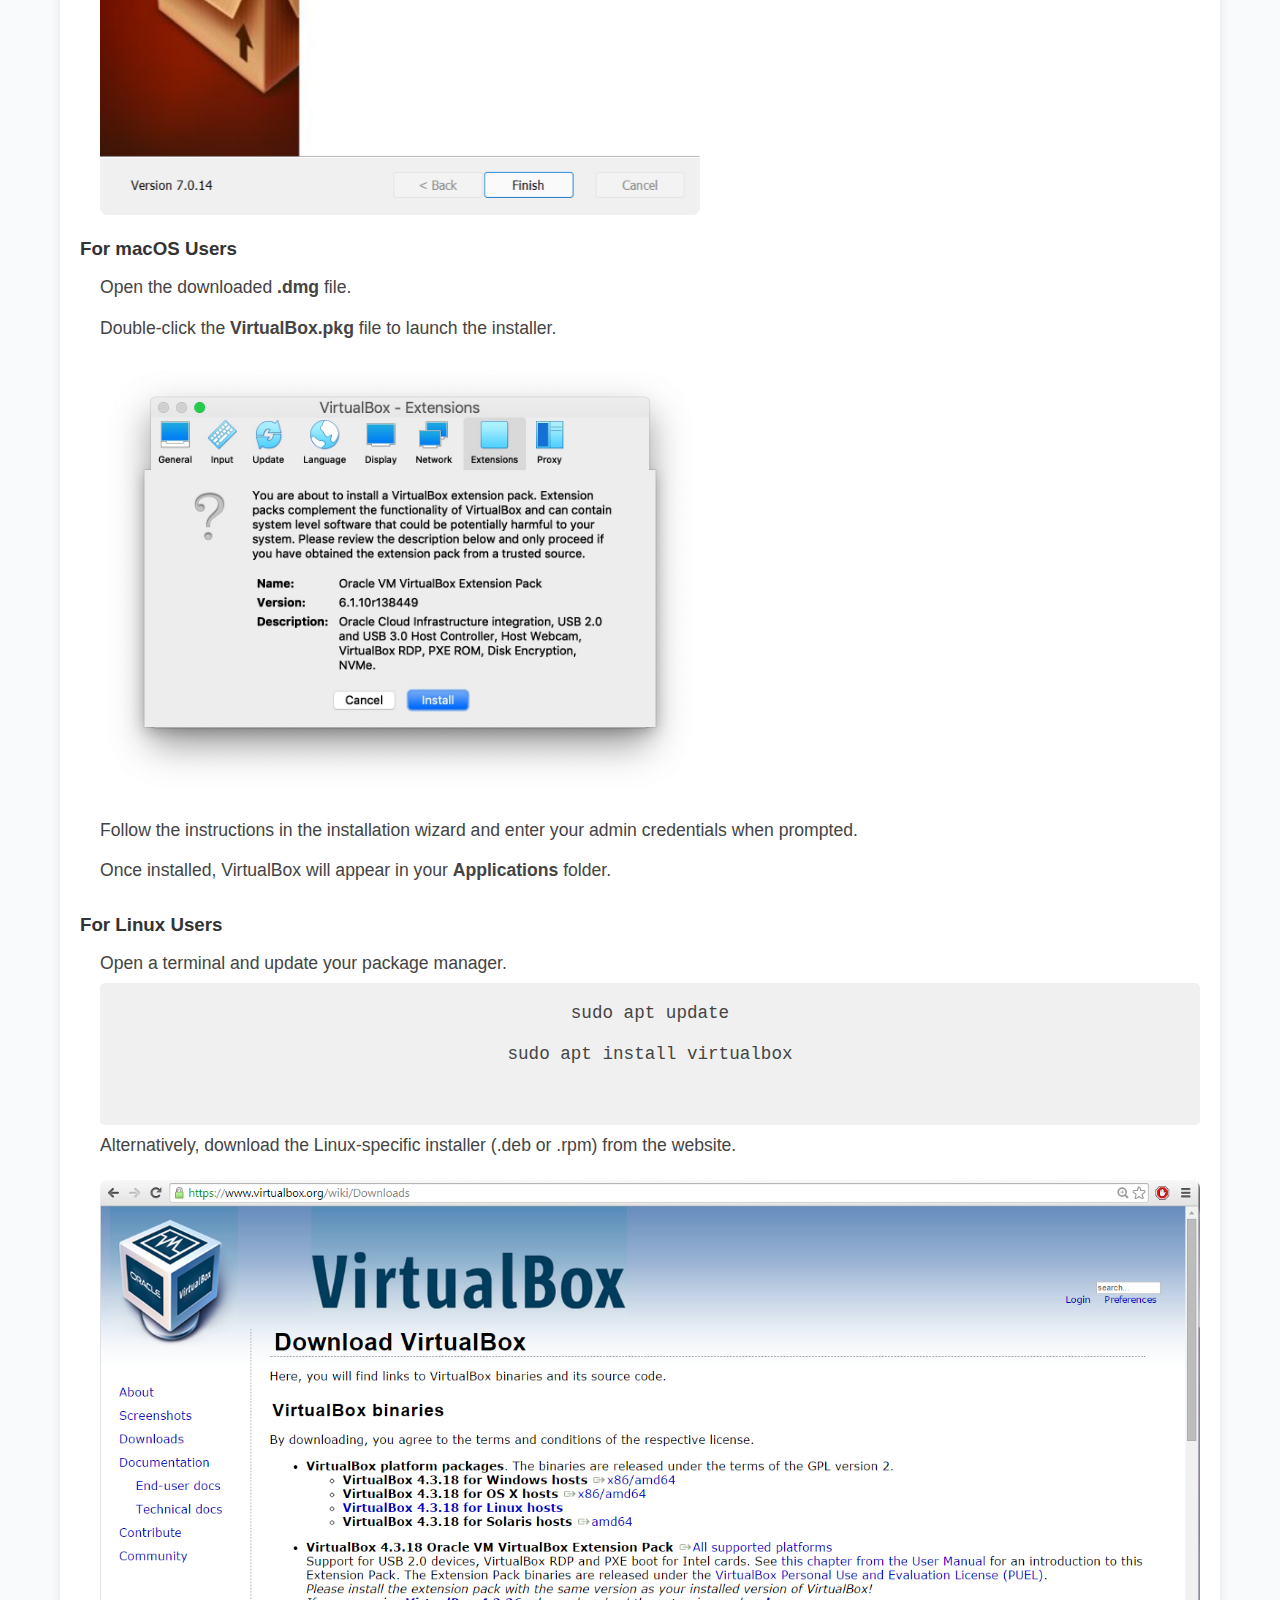
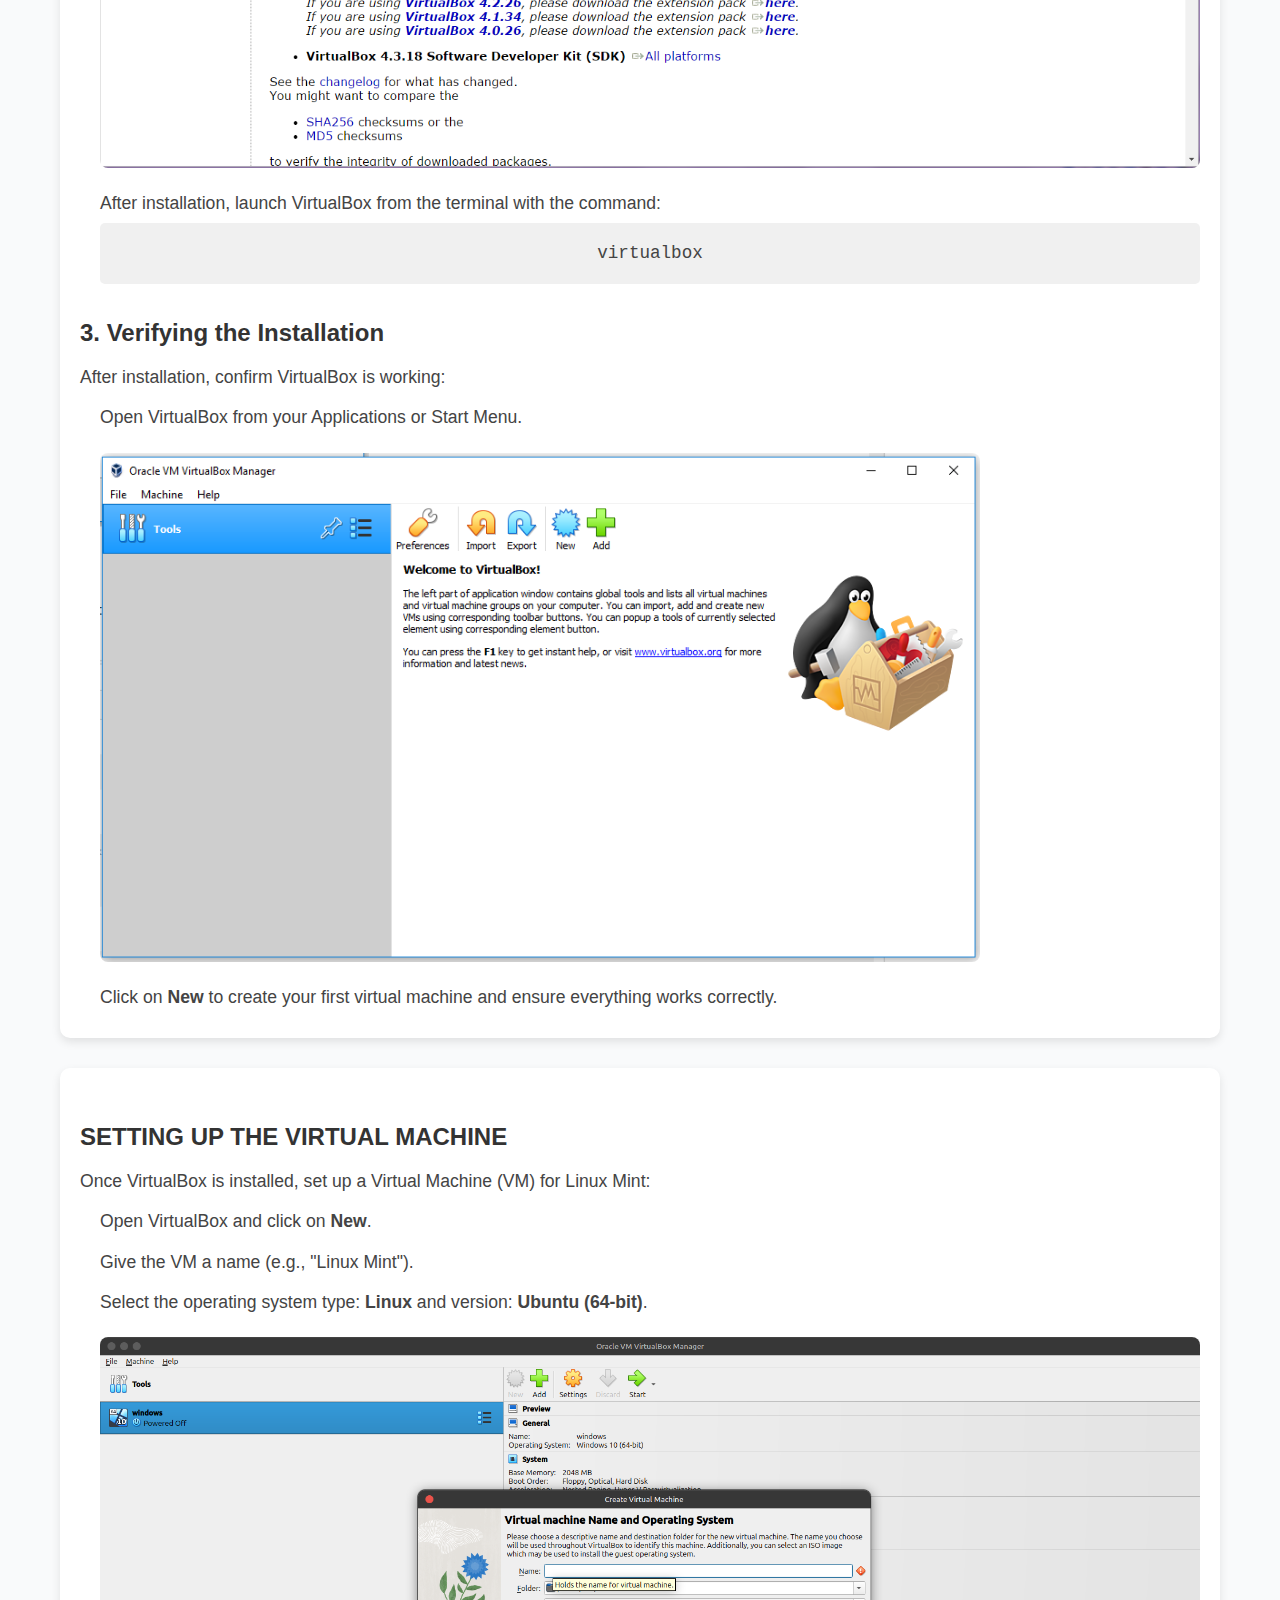
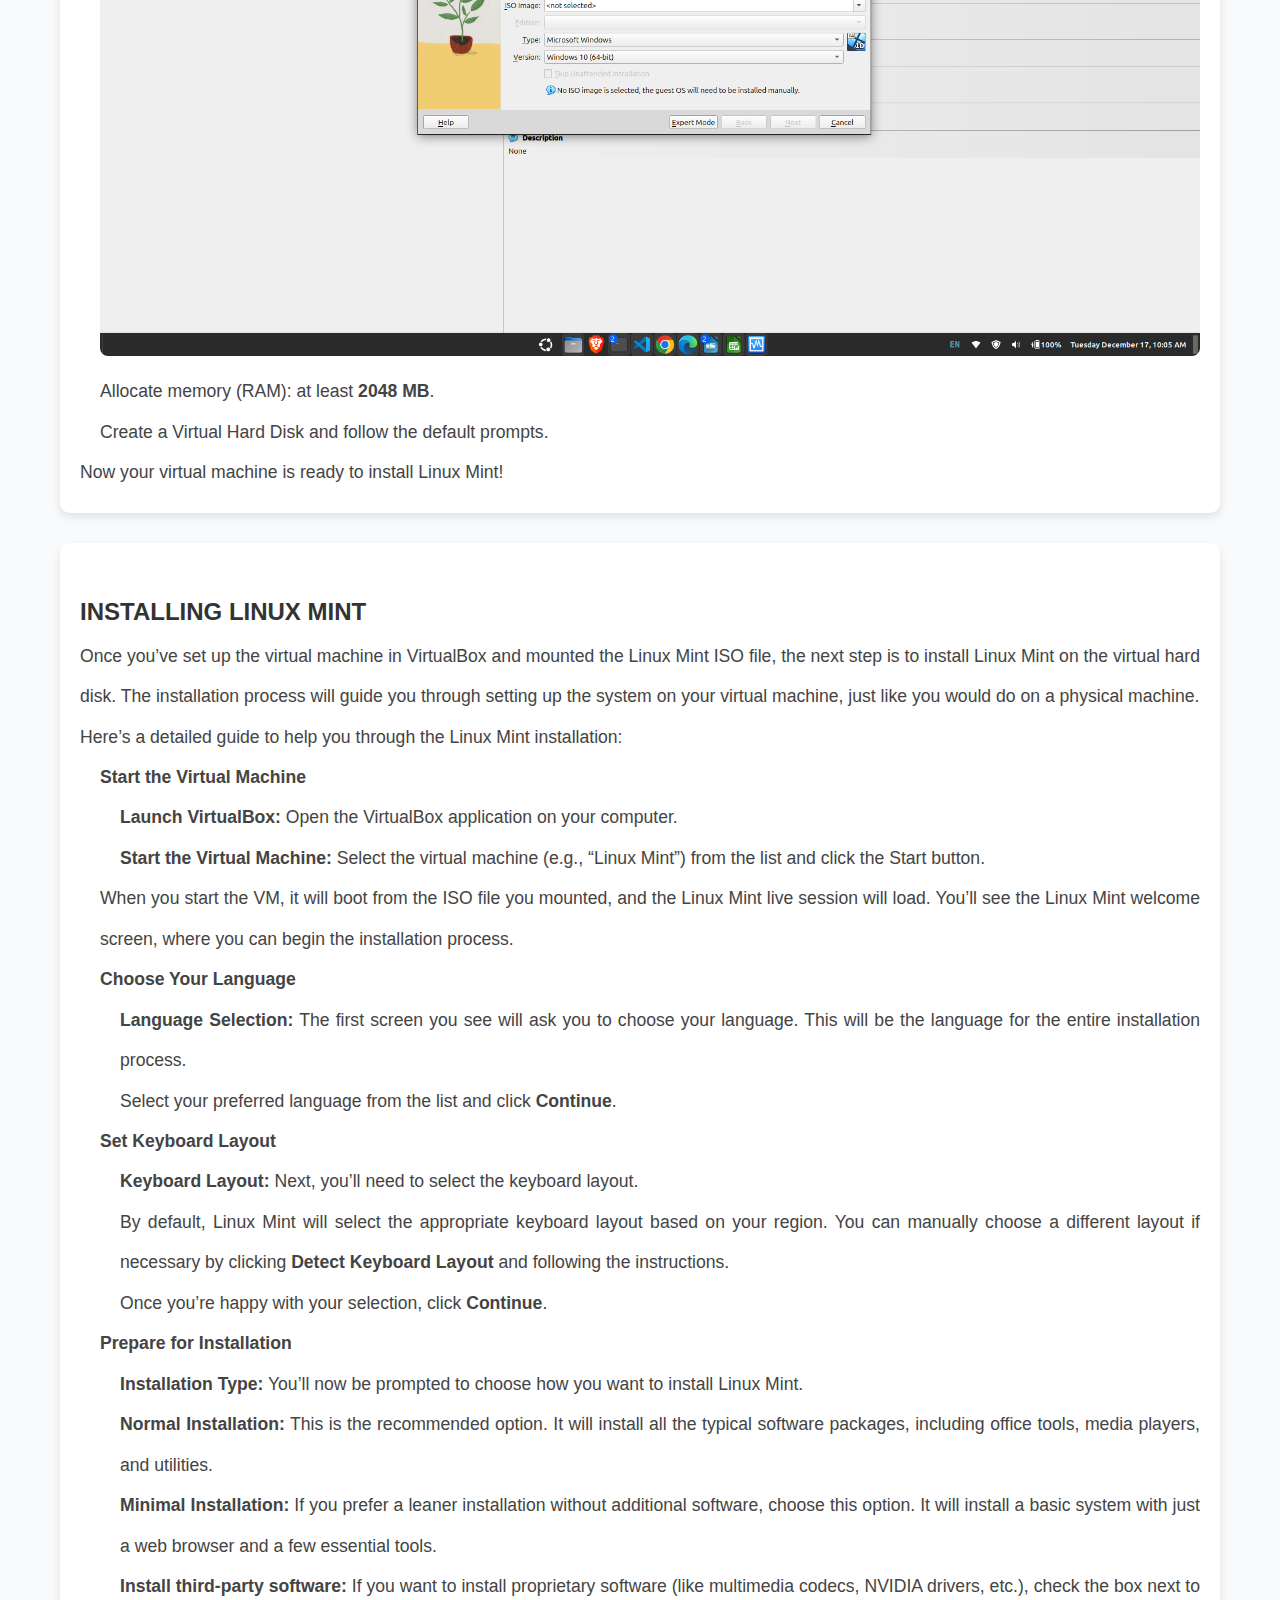
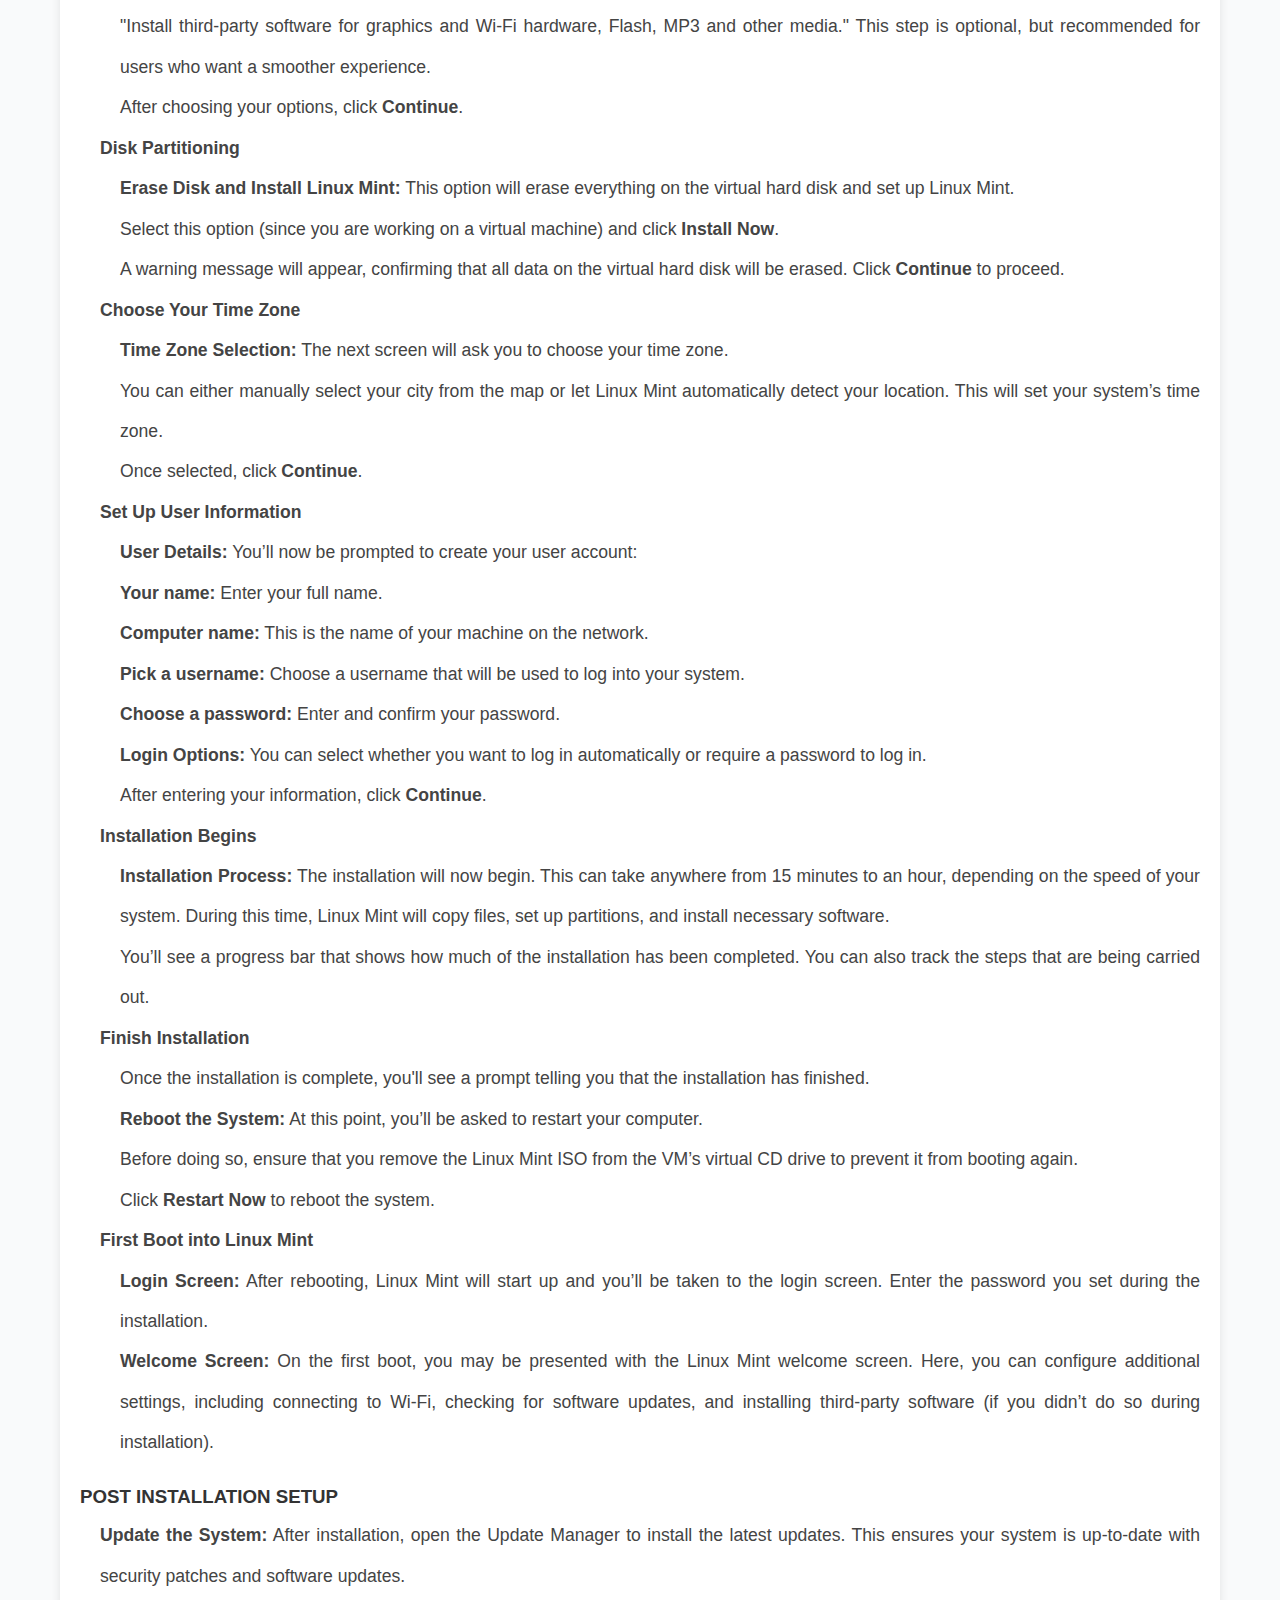
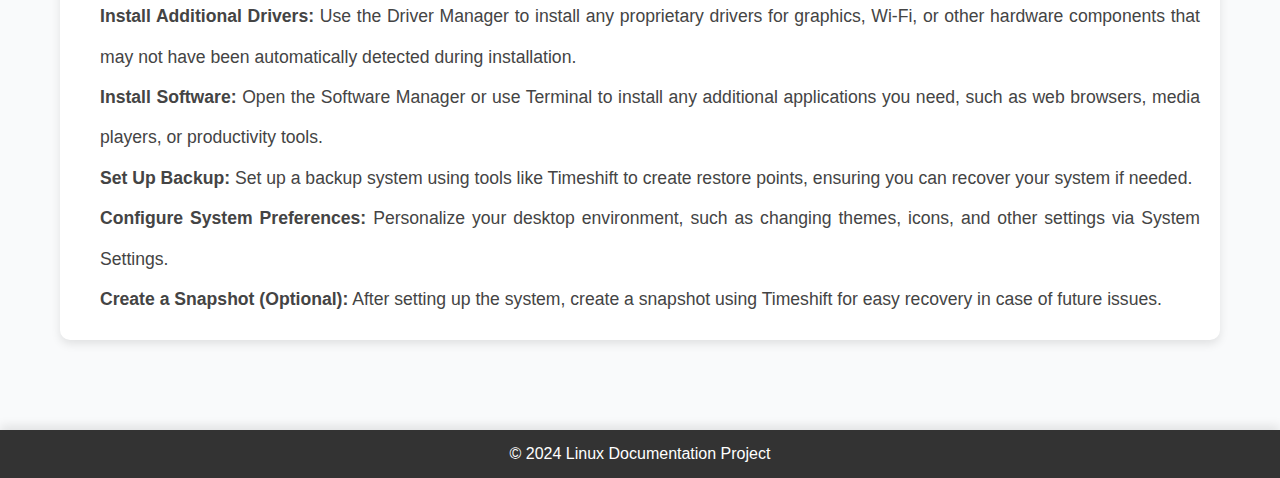
<file: vm-installation.html>
<!DOCTYPE html>
<html lang="en">

<head>
    <meta charset="UTF-8">
    <meta name="viewport" content="width=device-width, initial-scale=1.0">
    <title>Linux Installation on VM</title>
    <link rel="stylesheet" href="assets/css/style.css">
    <style>
        nav ul li a.active {
            color: #ff7f50 !important;
            font-weight: bold !important;
        }
    </style>
</head>

<body>
    <header>
        <h1>Linux Installation on a Virtual Machine</h1>
        <p>This guide explains how to install Linux in a virtual machine using VirtualBox.</p>
    </header>

    <nav>
        <ul>
            <li><a href="index.html">Home</a></li>
            <li><a href="linux-installation.html">Linux Installation</a></li>
            <li><a href="vm-installation.html" class="active">Linux Installation on VM</a></li>
            <li><a href="hardware-support.html">Hardware and Driver Support</a></li>
            <li><a href="firmware.html">Firmware</a></li>
        </ul>
    </nav>

    <main>
        <div class="card">

            <h1>DOWNLOAD AND INSTALL VIRTUAL BOX</h1>
            <p>VirtualBox is a free, open-source software that allows you to run multiple operating systems on your
                computer
                simultaneously in a virtual machine. In this step, we'll walk you through how to download and install
                VirtualBox, the software that will enable you to create a virtual environment for Linux Mint.</p>

            <h2>1. Downloading VirtualBox</h2>
            <p>To download VirtualBox, follow these steps:</p>

            <h3>Step 1: Visit the VirtualBox Website</h3>
            <p>Go to the official VirtualBox website at:
                <a href="https://www.virtualbox.org" target="_blank">https://www.virtualbox.org</a>
            </p>
            <img src="assets/img/virtualbox-main.png" alt="VirtualBox Home Page" width="100%">

            <h3>Step 2: Download the Installer</h3>
            <p>On the download page, choose the version that matches your host operating system:</p>
            <ul>
                <li>Windows: <strong>Windows Hosts</strong></li>
                <li>macOS: <strong>OS X Hosts</strong></li>
                <li>Linux: <strong>Linux Distributions</strong></li>
            </ul>
            <img src="assets/img/vbox-download.png" alt="Download Options for VirtualBox" width="100%">

            <h3>Step 3: Save the File</h3>
            <p>Click on the appropriate link, and the installer file will begin downloading. Save the file to your
                computer.
            </p>

            <h2>2. Installing VirtualBox</h2>
            <p>Once the file is downloaded, install VirtualBox based on your operating system:</p>

            <h3>For Windows Users</h3>
            <ol>
                <li>Locate the downloaded file (e.g., <strong>VirtualBox-<version>-Win.exe</strong>) and double-click it
                    to
                    run.</li>
                <li>The VirtualBox Setup Wizard will open. Click <strong>Next</strong> to proceed.</li>
                <img src="assets/img/vbox-installer-next.jpg" alt="Windows Installer Welcome Page" width="600">
                <li>Choose installation options (use default settings) and click <strong>Next</strong>.</li>
                <li>When prompted about Network Interfaces, click <strong>Yes</strong> to continue.</li>
                <li>Click <strong>Install</strong> to begin the installation process.</li>
                <li>Once complete, click <strong>Finish</strong> to close the wizard.</li>
                <img src="assets/img/vb-finish.png" alt="Windows Installation Complete" width="600">
            </ol>

            <h3>For macOS Users</h3>
            <ol>
                <li>Open the downloaded <strong>.dmg</strong> file.</li>
                <li>Double-click the <strong>VirtualBox.pkg</strong> file to launch the installer.</li>
                <img src="assets/img/vb-macos.jpg" alt="macOS Installer Package" width="600">
                <li>Follow the instructions in the installation wizard and enter your admin credentials when prompted.
                </li>
                <li>Once installed, VirtualBox will appear in your <strong>Applications</strong> folder.</li>
            </ol>

            <h3>For Linux Users</h3>
            <ol>
                <li>Open a terminal and update your package manager.</li>
                <pre>
sudo apt update
sudo apt install virtualbox
        </pre>
                <li>Alternatively, download the Linux-specific installer (.deb or .rpm) from the website.</li>
                <img src="assets/img/vb-linux.png" alt="Linux Download Options" width="100%">
                <li>After installation, launch VirtualBox from the terminal with the command:</li>
                <pre>virtualbox</pre>
            </ol>

            <h2>3. Verifying the Installation</h2>
            <p>After installation, confirm VirtualBox is working:</p>
            <ul>
                <li>Open VirtualBox from your Applications or Start Menu.</li>
                <img src="assets/img/vb-home.png" alt="Launching VirtualBox" width="80%">
                <li>Click on <strong>New</strong> to create your first virtual machine and ensure everything works
                    correctly.</li>
            </ul>
            </div>

            <div class="card">

            <h2>SETTING UP THE VIRTUAL MACHINE</h2>
            <p>Once VirtualBox is installed, set up a Virtual Machine (VM) for Linux Mint:</p>
            <ol>
                <li>Open VirtualBox and click on <strong>New</strong>.</li>
                <li>Give the VM a name (e.g., "Linux Mint").</li>
                <li>Select the operating system type: <strong>Linux</strong> and version: <strong>Ubuntu
                        (64-bit)</strong>.
                </li>
                <img src="assets/img/vm-new.png" alt="Create New VM" width="100%">
                <li>Allocate memory (RAM): at least <strong>2048 MB</strong>.</li>
                <li>Create a Virtual Hard Disk and follow the default prompts.</li>
            </ol>

            <p>Now your virtual machine is ready to install Linux Mint!</p>
        </div>

        <div class="card">
            <h2>INSTALLING LINUX MINT</h2>
<p>Once you’ve set up the virtual machine in VirtualBox and mounted the Linux Mint ISO file, the next step is to install Linux Mint on the virtual hard disk. The installation process will guide you through setting up the system on your virtual machine, just like you would do on a physical machine.</p>
<p>Here’s a detailed guide to help you through the Linux Mint installation:</p>
<ol>
    <li>
        <strong>Start the Virtual Machine</strong>
        <ul>
            <li><strong>Launch VirtualBox:</strong> Open the VirtualBox application on your computer.</li>
            <li><strong>Start the Virtual Machine:</strong> Select the virtual machine (e.g., “Linux Mint”) from the list and click the Start button.</li>
        </ul>
        <p>When you start the VM, it will boot from the ISO file you mounted, and the Linux Mint live session will load. You’ll see the Linux Mint welcome screen, where you can begin the installation process.</p>
    </li>
    <li>
        <strong>Choose Your Language</strong>
        <ul>
            <li><strong>Language Selection:</strong> The first screen you see will ask you to choose your language. This will be the language for the entire installation process.</li>
            <li>Select your preferred language from the list and click <strong>Continue</strong>.</li>
        </ul>
    </li>
    <li>
        <strong>Set Keyboard Layout</strong>
        <ul>
            <li><strong>Keyboard Layout:</strong> Next, you’ll need to select the keyboard layout.</li>
            <li>By default, Linux Mint will select the appropriate keyboard layout based on your region. You can manually choose a different layout if necessary by clicking <strong>Detect Keyboard Layout</strong> and following the instructions.</li>
            <li>Once you’re happy with your selection, click <strong>Continue</strong>.</li>
        </ul>
    </li>
    <li>
        <strong>Prepare for Installation</strong>
        <ul>
            <li><strong>Installation Type:</strong> You’ll now be prompted to choose how you want to install Linux Mint.</li>
            <li>
                <strong>Normal Installation:</strong> This is the recommended option. It will install all the typical software packages, including office tools, media players, and utilities.
            </li>
            <li>
                <strong>Minimal Installation:</strong> If you prefer a leaner installation without additional software, choose this option. It will install a basic system with just a web browser and a few essential tools.
            </li>
            <li>
                <strong>Install third-party software:</strong> If you want to install proprietary software (like multimedia codecs, NVIDIA drivers, etc.), check the box next to "Install third-party software for graphics and Wi-Fi hardware, Flash, MP3 and other media." This step is optional, but recommended for users who want a smoother experience.
            </li>
            <li>After choosing your options, click <strong>Continue</strong>.</li>
        </ul>
    </li>
    <li>
        <strong>Disk Partitioning</strong>
        <ul>
            <li><strong>Erase Disk and Install Linux Mint:</strong> This option will erase everything on the virtual hard disk and set up Linux Mint.</li>
            <li>Select this option (since you are working on a virtual machine) and click <strong>Install Now</strong>.</li>
            <li>A warning message will appear, confirming that all data on the virtual hard disk will be erased. Click <strong>Continue</strong> to proceed.</li>
        </ul>
    </li>
    <li>
        <strong>Choose Your Time Zone</strong>
        <ul>
            <li><strong>Time Zone Selection:</strong> The next screen will ask you to choose your time zone.</li>
            <li>You can either manually select your city from the map or let Linux Mint automatically detect your location. This will set your system’s time zone.</li>
            <li>Once selected, click <strong>Continue</strong>.</li>
        </ul>
    </li>
    <li>
        <strong>Set Up User Information</strong>
        <ul>
            <li><strong>User Details:</strong> You’ll now be prompted to create your user account:</li>
            <li><strong>Your name:</strong> Enter your full name.</li>
            <li><strong>Computer name:</strong> This is the name of your machine on the network.</li>
            <li><strong>Pick a username:</strong> Choose a username that will be used to log into your system.</li>
            <li><strong>Choose a password:</strong> Enter and confirm your password.</li>
            <li><strong>Login Options:</strong> You can select whether you want to log in automatically or require a password to log in.</li>
            <li>After entering your information, click <strong>Continue</strong>.</li>
        </ul>
    </li>
    <li>
        <strong>Installation Begins</strong>
        <ul>
            <li><strong>Installation Process:</strong> The installation will now begin. This can take anywhere from 15 minutes to an hour, depending on the speed of your system. During this time, Linux Mint will copy files, set up partitions, and install necessary software.</li>
            <li>You’ll see a progress bar that shows how much of the installation has been completed. You can also track the steps that are being carried out.</li>
        </ul>
    </li>
    <li>
        <strong>Finish Installation</strong>
        <ul>
            <li>Once the installation is complete, you'll see a prompt telling you that the installation has finished.</li>
            <li><strong>Reboot the System:</strong> At this point, you’ll be asked to restart your computer.</li>
            <li>Before doing so, ensure that you remove the Linux Mint ISO from the VM’s virtual CD drive to prevent it from booting again.</li>
            <li>Click <strong>Restart Now</strong> to reboot the system.</li>
        </ul>
    </li>
    <li>
        <strong>First Boot into Linux Mint</strong>
        <ul>
            <li><strong>Login Screen:</strong> After rebooting, Linux Mint will start up and you’ll be taken to the login screen. Enter the password you set during the installation.</li>
            <li><strong>Welcome Screen:</strong> On the first boot, you may be presented with the Linux Mint welcome screen. Here, you can configure additional settings, including connecting to Wi-Fi, checking for software updates, and installing third-party software (if you didn’t do so during installation).</li>
        </ul>
    </li>
</ol>
<h3>POST INSTALLATION SETUP</h3>
<ul>
    <li><strong>Update the System:</strong> After installation, open the Update Manager to install the latest updates. This ensures your system is up-to-date with security patches and software updates.</li>
    <li><strong>Install Additional Drivers:</strong> Use the Driver Manager to install any proprietary drivers for graphics, Wi-Fi, or other hardware components that may not have been automatically detected during installation.</li>
    <li><strong>Install Software:</strong> Open the Software Manager or use Terminal to install any additional applications you need, such as web browsers, media players, or productivity tools.</li>
    <li><strong>Set Up Backup:</strong> Set up a backup system using tools like Timeshift to create restore points, ensuring you can recover your system if needed.</li>
    <li><strong>Configure System Preferences:</strong> Personalize your desktop environment, such as changing themes, icons, and other settings via System Settings.</li>
    <li><strong>Create a Snapshot (Optional):</strong> After setting up the system, create a snapshot using Timeshift for easy recovery in case of future issues.</li>
</ul>

        </div>

    </main>

    <footer>
        <p>&copy; 2024 Linux Documentation Project</p>
    </footer>
</body>

</html>
</file>
<file: assets/css/style.css>
* {
    margin: 0;
    padding: 0;
    box-sizing: border-box;
    list-style-type: none;
    text-decoration: none;
}

body {
    font-family: 'Segoe UI', Tahoma, Geneva, Verdana, sans-serif;
    margin: 0;
    padding: 0;
    background: #f9fafb;
    color: #444;
}

header {
    background: linear-gradient(135deg, #6a11cb, #2575fc);
    color: white;
    text-align: center;
    padding: 40px;
    box-shadow: 0 4px 10px rgba(0, 0, 0, 0.1);
    line-height: 1.6;
}

header h1 {
    margin: 0;
    font-size: 3rem;
    font-weight: bold;
}

header p {
    font-size: 1.2rem;
    margin-top: 10px;
}

nav {
    background-color: #333;
    color: white;
    text-align: center;
    padding: 15px;
}

nav ul {
    margin: 0;
    padding: 0;
}

nav ul li {
    display: inline-block;
    margin-right: 30px;
}

nav ul li:last-child {
    margin-right: 0;
}

nav ul li a {
    color: white;
    text-decoration: none;
    font-size: 1.1rem;
    transition: color 0.3s ease;
}

nav ul li a:hover {
    color: #ff7f50;
}



main {
    max-width: 1200px;
    margin: 40px auto;
    padding: 20px;
    text-align: justify;
    line-height: 2.0;
    
    
}

.card {
    background: white;
    border-radius: 10px;
    padding: 20px;
    margin-bottom: 30px;
    box-shadow: 0 4px 10px rgba(0, 0, 0, 0.1);
}

.card img {
    height: auto;
    display: block;
    margin: 20px 0;
    border-radius: 8px;
    margin: auto;
}

main pre {
    background-color: #f0f0f0;
    padding: 10px;
    border-radius: 5px;
    overflow: auto;
    text-align: center;
}

.card:hover {
    transform: translateY(-5px);
    box-shadow: 0 6px 15px rgba(0, 0, 0, 0.2);
}

.card h2 {
    margin-top: 25px;
    color: #333;
}

.card h3 {
    margin-top: 15px;
    color: #333;
}

.card p, .card ul, .card ol {
    font-size: 1.1rem;
    line-height: 2.3;
}

.card ul {
    margin-left: 20px;
    list-style-type: disc;
}

.card ol {
    margin-left: 20px;
    list-style-type: decimal;
}

.card img {
    max-width: 100%;
    height: auto;
    border-radius: 8px;
    margin: 15px 0;
}

footer {
    background-color: #333;
    color: white;
    text-align: center;
    padding: 15px;
    position: relative;
    margin-top: 40px;
    box-shadow: 0 -4px 10px rgba(0, 0, 0, 0.1);
}

@media (max-width: 768px) {
    header h1 {
        font-size: 2.2rem;
    }

    nav ul li:last-child {
        margin-right: 30px;
    }

    nav ul li {
        display: block;
        margin-bottom: 10px;
        text-align: left;
    }

    nav ul li a {
        font-size: 1.3rem;
    }

    main {
        margin: 10px;
        padding: 0px;
    }

    .card {
        padding: 15px;
    }

    .card h2, .card h3 {
        font-size: 1.5rem;
        text-align: left;
    }

    .card p, .card ul, .card ol {
        font-size: 1rem;
    }
}

html {
    scroll-behavior: smooth;
}
</file>
